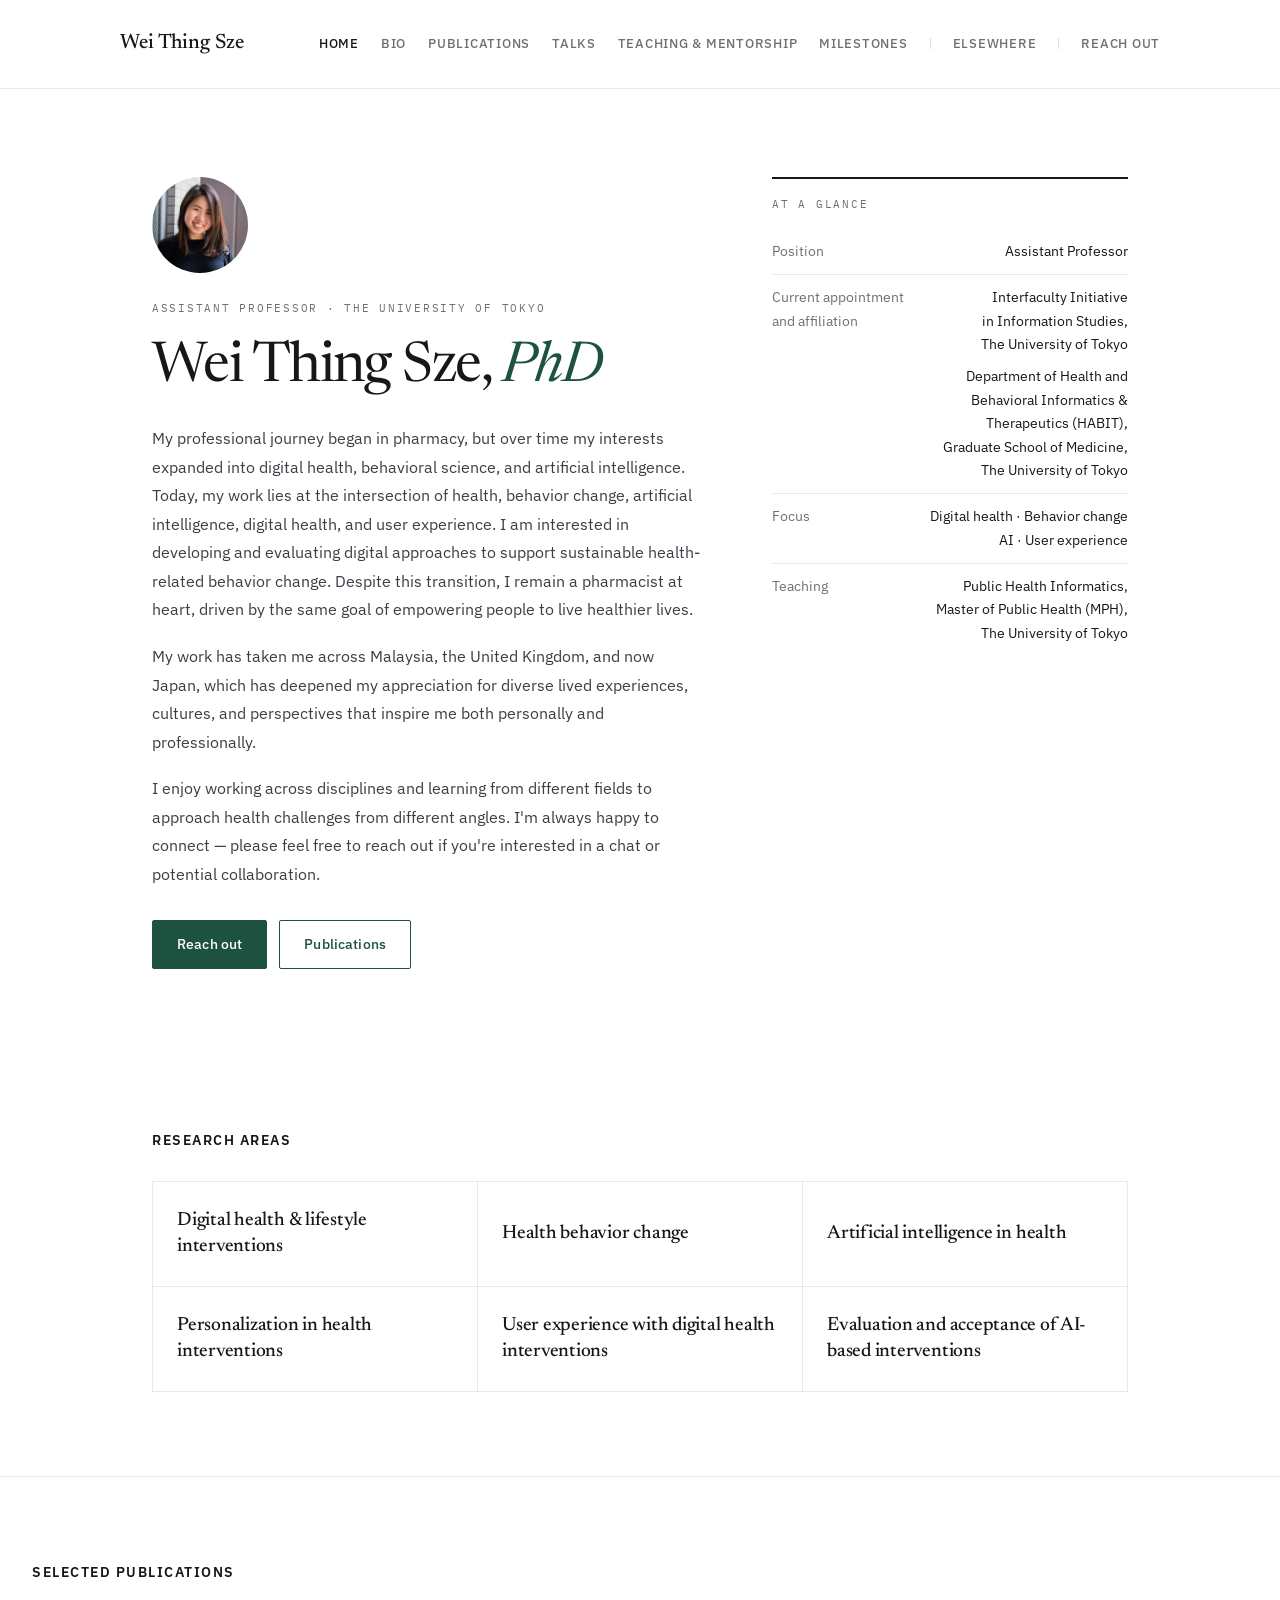
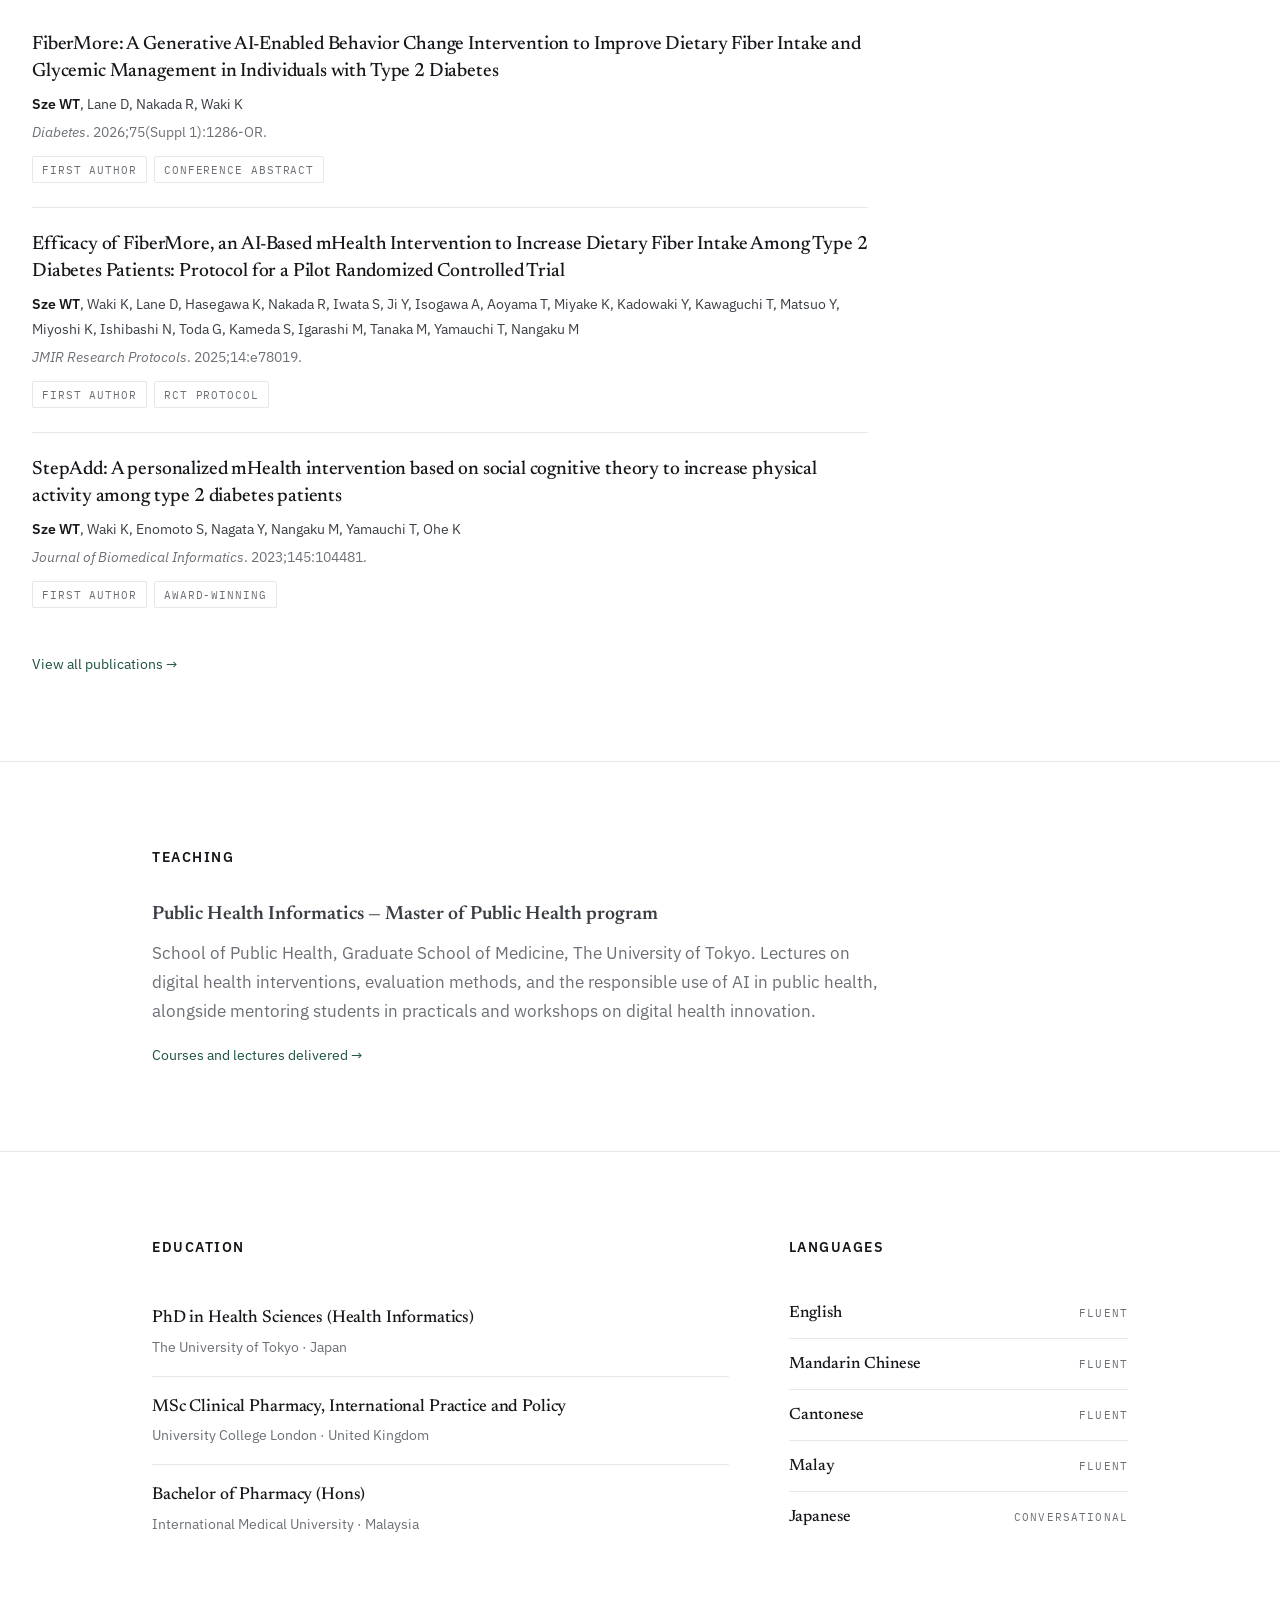
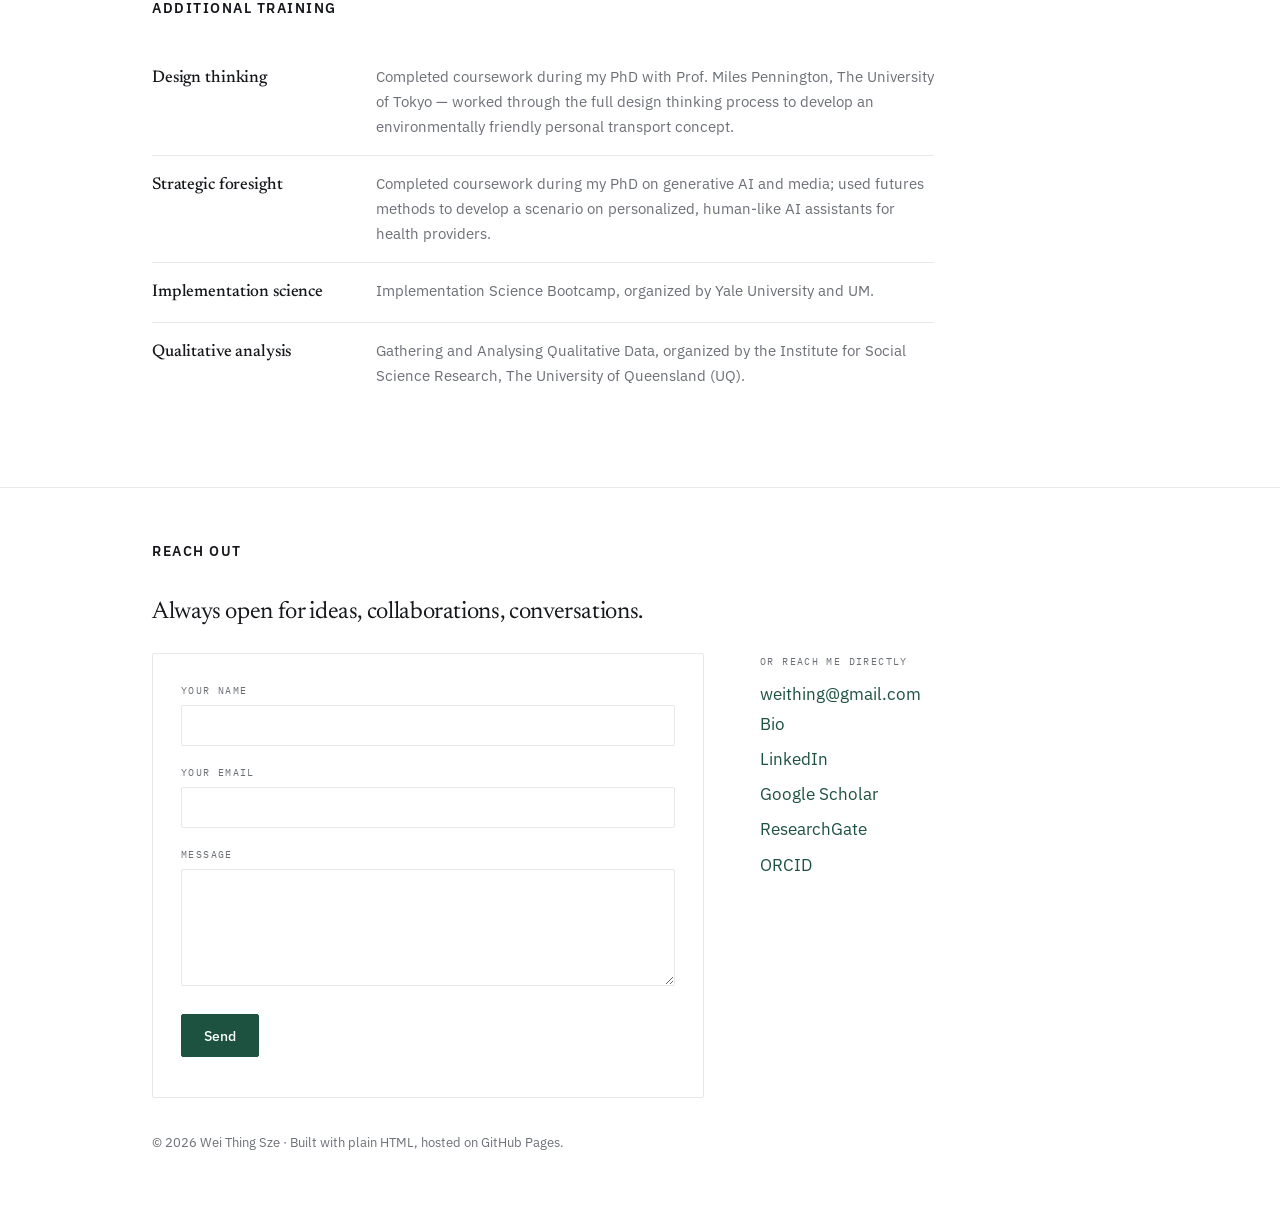
<file: index.html>
<!DOCTYPE html>
<html lang="en">
<head>
<meta charset="UTF-8">
<meta name="viewport" content="width=device-width, initial-scale=1.0">
<link rel="preconnect" href="https://fonts.googleapis.com">
<link rel="preconnect" href="https://fonts.gstatic.com" crossorigin>
<link href="https://fonts.googleapis.com/css2?family=Newsreader:ital,opsz,wght@0,6..72,400;0,6..72,500;0,6..72,600;1,6..72,400&family=IBM+Plex+Sans:wght@400;500;600&family=IBM+Plex+Mono:wght@400;500&display=swap" rel="stylesheet">
<link rel="stylesheet" href="style.css">
<title>Wei Thing Sze, PhD — Digital Health &amp; Lifestyle Intervention Research</title>
<meta name="description" content="Wei Thing Sze is an Assistant Professor at The University of Tokyo, in the Interfaculty Initiative in Information Studies and the Graduate School of Medicine, researching digital health and lifestyle interventions and behavior change.">
<style>
  .hero { display: grid; grid-template-columns: 1.55fr 1fr; gap: 68px;
          padding-top: 88px; padding-bottom: 76px; align-items: start; }
  .portrait { width: 96px; height: 96px; border-radius: 50%; object-fit: cover;
              display: block; margin-bottom: 26px; }
  .eyebrow { font-family: 'IBM Plex Mono', monospace; font-size: .68rem;
             letter-spacing: .16em; text-transform: uppercase; color: var(--muted);
             margin-bottom: 20px; }
  .hero h1 { font-size: clamp(2.3rem, 5.2vw, 3.5rem); margin-bottom: 24px;
             letter-spacing: -.028em; font-weight: 400; }
  .hero p.lede { color: var(--body); font-size: 1.02rem; line-height: 1.75;
                 max-width: 34em; margin-bottom: 18px; }
  .hero p.lede:last-of-type { margin-bottom: 32px; }

  /* At a glance — quiet, tabular, hairline-ruled */
  .facts { border-top: 2px solid var(--ink); padding-top: 16px; }
  .facts h2 { font-family: 'IBM Plex Mono', monospace; font-weight: 400;
              font-size: .66rem; letter-spacing: .17em; text-transform: uppercase;
              color: var(--muted); margin-bottom: 16px; }
  .facts .frow { display: flex; justify-content: space-between; gap: 18px;
                 padding: 11px 0; border-bottom: 1px solid var(--hairline);
                 font-size: .85rem; }
  .facts .frow:last-of-type { border-bottom: none; }
  .facts dt { color: var(--muted); font-weight: 400; white-space: nowrap; }
  .facts dd { color: var(--ink); text-align: right; }

  /* Contact */
  .contact-grid { display: grid; grid-template-columns: 1.5fr 1fr; gap: 56px;
                  margin-top: 10px; align-items: start; }
  .msg-box label { display: block; font-family: 'IBM Plex Mono', monospace;
                   font-size: .62rem; letter-spacing: .14em; text-transform: uppercase;
                   color: var(--muted); margin-bottom: 6px; }
  .msg-box input, .msg-box textarea {
    width: 100%; font-family: 'IBM Plex Sans', sans-serif; font-size: .93rem;
    color: var(--ink); background: var(--paper); border: 1px solid var(--hairline);
    border-radius: 2px; padding: 10px 12px; margin-bottom: 18px; resize: vertical; }
  .msg-box input:focus, .msg-box textarea:focus {
    outline: none; border-color: var(--accent); box-shadow: 0 0 0 2px rgba(29,81,64,.08); }
  .msg-box button {
    font-family: 'IBM Plex Sans', sans-serif; font-weight: 500; font-size: .9rem;
    color: #fff; background: var(--accent); border: 1px solid var(--accent);
    border-radius: 2px; padding: 11px 22px; cursor: pointer; transition: all .16s ease; }
  .msg-box button:hover { background: var(--ink); border-color: var(--ink); }
  .msg-note { font-size: .76rem; color: var(--muted); margin-top: 12px; }
  .direct-lbl { font-family: 'IBM Plex Mono', monospace; font-size: .62rem;
                letter-spacing: .14em; text-transform: uppercase; color: var(--muted);
                margin-bottom: 10px; }
  .contact-line { font-family: 'Newsreader', serif; font-size: 1.5rem; font-weight: 400;
                  color: var(--ink); letter-spacing: -.015em; margin-bottom: 20px; }

  @media (max-width: 860px) {
    .hero { grid-template-columns: 1fr; gap: 48px; padding-top: 56px; padding-bottom: 56px; }
    .contact-grid { grid-template-columns: 1fr; gap: 34px; }
  }
</style>

<!-- Social preview: how this page looks when shared on LinkedIn, X, Slack, WhatsApp.
     IMPORTANT: replace weithingsze below with your real GitHub username. -->
<meta property="og:type" content="profile">
<meta property="og:site_name" content="Wei Thing Sze, PhD">
<meta property="og:title" content="Wei Thing Sze, PhD — Digital Health &amp; Lifestyle Intervention Research">
<meta property="og:description" content="Wei Thing Sze is an Assistant Professor at The University of Tokyo, in the Interfaculty Initiative in Information Studies and the Graduate School of Medicine, researching digital health and lifestyle interventions and behavior change.">
<meta property="og:url" content="https://weithingsze.github.io/">
<meta property="og:image" content="https://weithingsze.github.io/preview.png">
<meta property="og:image:width" content="1200">
<meta property="og:image:height" content="630">
<meta property="og:image:alt" content="Wei Thing Sze, PhD — Assistant Professor, Interfaculty Initiative in Information Studies and Graduate School of Medicine, The University of Tokyo">
<meta name="twitter:card" content="summary_large_image">
<meta name="twitter:title" content="Wei Thing Sze, PhD — Digital Health &amp; Lifestyle Intervention Research">
<meta name="twitter:description" content="Wei Thing Sze is an Assistant Professor at The University of Tokyo, in the Interfaculty Initiative in Information Studies and the Graduate School of Medicine, researching digital health and lifestyle interventions and behavior change.">
<meta name="twitter:image" content="https://weithingsze.github.io/preview.png">
<link rel="canonical" href="https://weithingsze.github.io/">

<script type="application/ld+json">
{
  "@context": "https://schema.org",
  "@type": "Person",
  "name": "Wei Thing Sze",
  "givenName": "Wei Thing",
  "familyName": "Sze",
  "honorificSuffix": "PhD",
  "jobTitle": "Assistant Professor",
  "url": "https://weithingsze.github.io",
  "image": "https://weithingsze.github.io/headshot.jpg",
  "worksFor": {
    "@type": "CollegeOrUniversity",
    "name": "The University of Tokyo",
    "url": "https://www.u-tokyo.ac.jp/"
  },
  "affiliation": [
    { "@type": "Organization",
      "name": "Interfaculty Initiative in Information Studies, The University of Tokyo",
      "url": "https://www.iii.u-tokyo.ac.jp/" },
    { "@type": "Organization",
      "name": "Department of Health and Behavioral Informatics & Therapeutics (HABIT), Graduate School of Medicine, The University of Tokyo",
      "url": "https://waki-lab.jp/" }
  ],
  "alumniOf": [
    { "@type": "CollegeOrUniversity", "name": "The University of Tokyo" },
    { "@type": "CollegeOrUniversity", "name": "University College London" },
    { "@type": "CollegeOrUniversity", "name": "International Medical University, Malaysia" }
  ],
  "knowsAbout": [
    "Digital health", "Lifestyle interventions", "Health behavior change",
    "Artificial intelligence in health", "Personalization in health interventions",
    "User experience with digital health interventions",
    "Evaluation and acceptance of AI-based interventions",
    "Type 2 diabetes", "Clinical pharmacy", "Health informatics"
  ],
  "knowsLanguage": ["English", "Mandarin Chinese", "Cantonese", "Malay", "Japanese"],
  "sameAs": [
    "https://orcid.org/0000-0003-1054-6886",
    "https://scholar.google.com/citations?user=NYyczMIAAAAJ&hl=en",
    "https://www.researchgate.net/profile/Wei-Thing-Sze-3",
    "https://www.linkedin.com/in/weithingsze/"
  ],
  "identifier": {
    "@type": "PropertyValue",
    "propertyID": "ORCID",
    "value": "0000-0003-1054-6886"
  }
}
</script>
</head>
<body data-page="index.html">

<header>
  <div class="wrap header-inner">
    <a class="wordmark" href="index.html">Wei Thing Sze</a>
    <nav aria-label="Main">
      <a href="index.html">Home</a>
      <a href="bio.html">Bio</a>
      <a href="publications.html">Publications</a>
      <a href="talks.html">Talks</a>
      <a href="teaching.html">Teaching &amp; mentorship</a>
      <a href="awards.html">Milestones</a>
      <span class="nav-sep" aria-hidden="true"></span>
      <a href="cities.html">Elsewhere</a>
      <span class="nav-sep" aria-hidden="true"></span>
      <a href="index.html#contact">Reach out</a>
    </nav>
  </div>
</header>

<main id="top">
  <div class="wrap hero">
    <div>
      <img class="portrait" src="headshot.jpg" alt="Portrait of Wei Thing Sze" width="132" height="132">
      <p class="eyebrow">Assistant Professor &middot; The University of Tokyo</p>
      <h1>Wei Thing Sze, <em>PhD</em></h1>
      <p class="lede">My professional journey began in pharmacy, but over time my interests expanded
        into digital health, behavioral science, and artificial intelligence. Today, my work lies at
        the intersection of health, behavior change, artificial intelligence, digital health, and
        user experience. I am interested in developing and evaluating digital approaches to support
        sustainable health-related behavior change. Despite this transition, I remain a pharmacist at
        heart, driven by the same goal of empowering people to live healthier lives.</p>
      <p class="lede">My work has taken me across Malaysia, the United Kingdom, and now Japan, which
        has deepened my appreciation for diverse lived experiences, cultures, and perspectives that
        inspire me both personally and professionally.</p>
      <p class="lede">I enjoy working across disciplines and learning from different fields to
        approach health challenges from different angles. I'm always happy to connect — please feel
        free to reach out if you're interested in a chat or potential collaboration.</p>
      <div class="btn-row">
        <a class="btn primary" href="#contact">Reach out</a>
        <a class="btn ghost" href="publications.html">Publications</a>
      </div>
    </div>

    <aside class="facts" aria-label="Quick facts">
      <h2>At a glance</h2>
      <dl>
        <div class="frow"><dt>Position</dt><dd>Assistant Professor</dd></div>
        <div class="frow"><dt>Current appointment<br>and affiliation</dt><dd>Interfaculty Initiative<br>in Information Studies,<br>The University of Tokyo<br><span style="display:inline-block;margin-top:9px">Department of Health and<br>Behavioral Informatics &amp;<br>Therapeutics (HABIT),<br>Graduate School of Medicine,<br>The University of Tokyo</span></dd></div>
        <div class="frow"><dt>Focus</dt><dd>Digital health &middot; Behavior change<br>AI &middot; User experience</dd></div>
        <div class="frow"><dt>Teaching</dt><dd>Public Health Informatics,<br>Master of Public Health (MPH),<br>The University of Tokyo</dd></div>
      </dl>
    </aside>
  </div>

  <section id="research">
    <div class="wrap">
      <p class="section-title">Research areas</p>
      <div class="areas">
        <div class="card area"><h3>Digital health &amp; lifestyle interventions</h3></div>
        <div class="card area"><h3>Health behavior change</h3></div>
        <div class="card area"><h3>Artificial intelligence in health</h3></div>
        <div class="card area"><h3>Personalization in health interventions</h3></div>
        <div class="card area"><h3>User experience with digital health interventions</h3></div>
        <div class="card area"><h3>Evaluation and acceptance of AI-based interventions</h3></div>
      </div>
    </div>
  </section>

  <section id="publications">
    <div class="wrap narrow" style="margin:0 auto 0 0;max-width:900px">
      <p class="section-title">Selected publications</p>
      <div id="pub-recent"></div>
      <p style="margin-top:20px;font-size:.9rem"><a href="publications.html">View all publications &rarr;</a></p>
    </div>
  </section>

  <section id="teaching">
    <div class="wrap">
      <p class="section-title">Teaching</p>
      <p style="font-family:Newsreader,serif;font-weight:600;font-size:1.2rem">Public Health Informatics — Master of Public Health program</p>
      <p style="margin-top:8px;color:var(--muted);max-width:44em">School of Public Health, Graduate School of Medicine, The University of Tokyo. Lectures on digital health interventions, evaluation methods, and the responsible use of AI in public health, alongside mentoring students in practicals and workshops on digital health innovation.</p>
      <p style="margin-top:16px;font-size:.9rem"><a href="teaching.html">Courses and lectures delivered &rarr;</a></p>
    </div>
  </section>

  <section id="education">
    <div class="wrap two-col">
      <div>
        <p class="section-title">Education</p>
        <ul class="edu-list" id="edu-list"></ul>
      </div>
      <div>
        <p class="section-title">Languages</p>
        <ul class="lang-list" id="lang-list"></ul>
      </div>
    </div>
    <div class="wrap" style="margin-top:44px">
      <p class="section-title">Additional training</p>
      <ul class="svc-list" id="training-list"></ul>
    </div>
  </section>
</main>

<footer id="contact">
  <div class="wrap">
    <p class="section-title">Reach out</p>
    <p class="contact-line">Always open for ideas, collaborations, conversations.</p>

    <div class="contact-grid">
      <div class="card msg-box">
        <label for="f-name">Your name</label>
        <input id="f-name" type="text" autocomplete="name">

        <label for="f-email">Your email</label>
        <input id="f-email" type="email" autocomplete="email">

        <label for="f-msg">Message</label>
        <textarea id="f-msg" rows="5"></textarea>

        <button id="f-send" type="button">Send</button>
        <p class="msg-note" id="f-status"></p>
      </div>

      <div class="direct">
        <p class="direct-lbl">Or reach me directly</p>
        <p><a data-email href="#">loading…</a></p>
        <ul class="link-list">
          <li><a href="bio.html">Bio</a></li>
          <li><a data-link="linkedin" href="#">LinkedIn</a></li>
          <li><a data-link="scholar" href="#">Google Scholar</a></li>
          <li><a data-link="researchgate" href="#">ResearchGate</a></li>
          <li><a data-link="orcid" href="#">ORCID</a></li>
          <li><a data-link="github" href="#">GitHub</a></li>
        </ul>
      </div>
    </div>

    <p class="small">&copy; 2026 Wei Thing Sze &middot; Built with plain HTML, hosted on GitHub Pages.</p>
  </div>
</footer>

<script src="data.js"></script>
<script src="render.js"></script>
<script>
(function () {
  var btn = document.getElementById('f-send');
  var status = document.getElementById('f-status');
  var say = function (t, ok) {
    status.innerHTML = t;
    status.style.color = ok ? 'var(--accent)' : 'var(--muted)';
  };

  // Sending only works over http(s). Opened straight from disk, the browser
  // blocks the request, so say so plainly rather than showing a vague error.
  var isLocalFile = location.protocol === 'file:';

  btn.addEventListener('click', function () {
    var name = document.getElementById('f-name').value.trim();
    var email = document.getElementById('f-email').value.trim();
    var msg = document.getElementById('f-msg').value.trim();

    if (!msg) { document.getElementById('f-msg').focus(); return; }
    if (!email) { document.getElementById('f-email').focus(); say('Please add your email so I can reply.'); return; }

    if (isLocalFile) {
      say('Sending only works on the published site, not when the page is opened from a file.');
      return;
    }

    var to = (window.SITE && window.SITE.email) || '';
    btn.disabled = true;
    say('Sending…');

    fetch('https://formsubmit.co/ajax/' + to, {
      method: 'POST',
      headers: { 'Content-Type': 'application/json', Accept: 'application/json' },
      body: JSON.stringify({
        name: name || '(not given)',
        email: email,
        message: msg,
        _subject: 'Message from your website',
        _template: 'table',
        _captcha: 'false'
      })
    })
    .then(function (r) { return r.json().catch(function () { return {}; }); })
    .then(function (d) {
      btn.disabled = false;
      if (d && (d.success === 'true' || d.success === true)) {
        say('Thank you — your message has been sent.', true);
        document.getElementById('f-name').value = '';
        document.getElementById('f-email').value = '';
        document.getElementById('f-msg').value = '';
      } else {
        // Show whatever the service reported — usually "please activate"
        // on the very first submission.
        say((d && d.message ? d.message : 'Could not send.') +
            ' You can also email me directly at <a href="mailto:' + to + '">' + to + '</a>.');
      }
    })
    .catch(function () {
      btn.disabled = false;
      say('Could not reach the mail service. Please email me directly at ' +
          '<a href="mailto:' + to + '">' + to + '</a>.');
    });
  });
})();
</script>

</body>
</html>
</file>
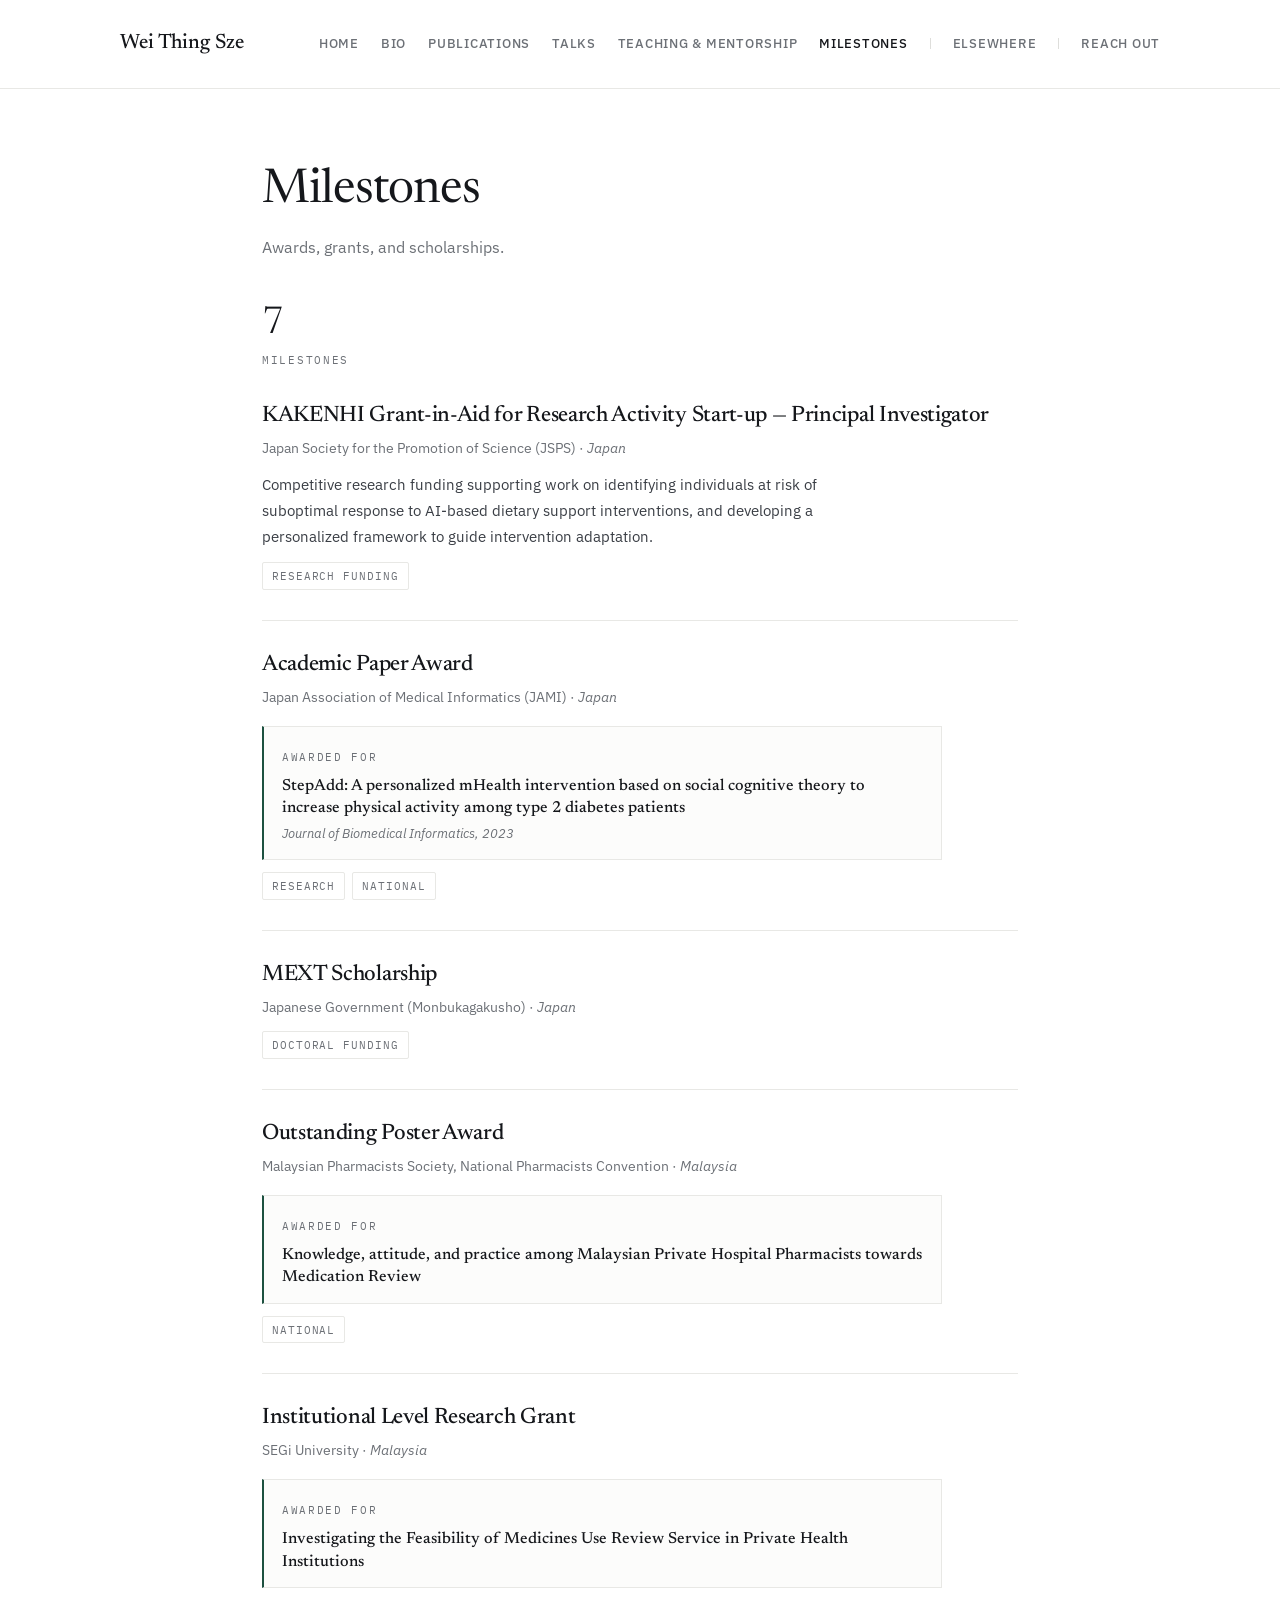
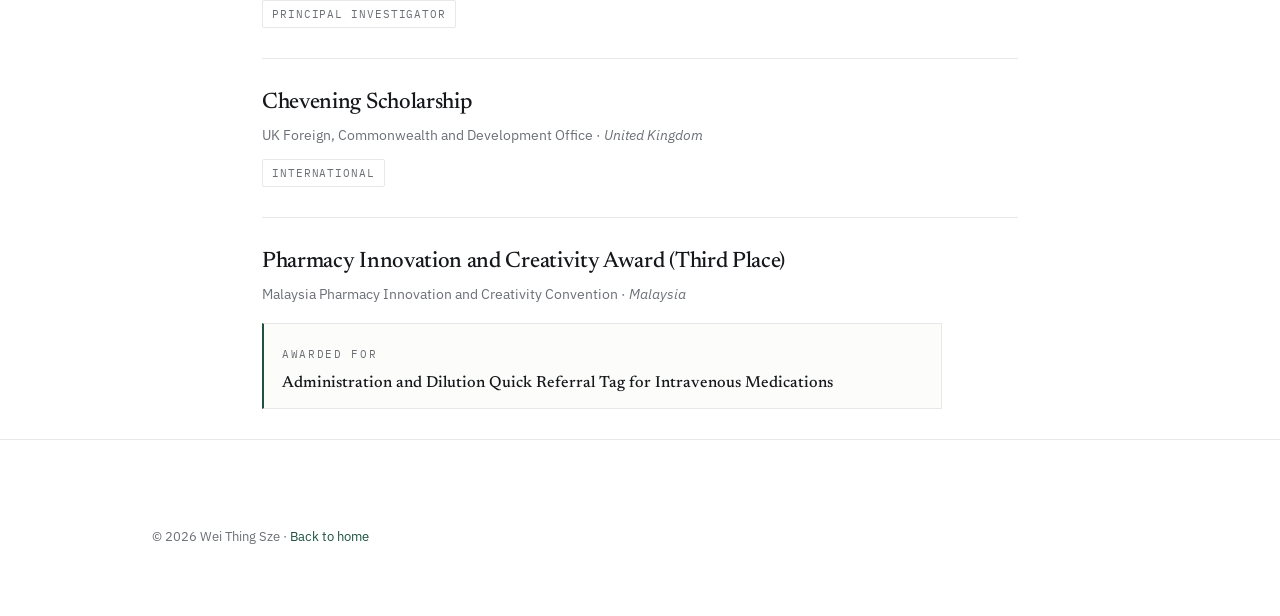
<file: awards.html>
<!DOCTYPE html>
<html lang="en">
<head>
<meta charset="UTF-8">
<meta name="viewport" content="width=device-width, initial-scale=1.0">
<link rel="preconnect" href="https://fonts.googleapis.com">
<link rel="preconnect" href="https://fonts.gstatic.com" crossorigin>
<link href="https://fonts.googleapis.com/css2?family=Newsreader:ital,opsz,wght@0,6..72,400;0,6..72,500;0,6..72,600;1,6..72,400&family=IBM+Plex+Sans:wght@400;500;600&family=IBM+Plex+Mono:wght@400;500&display=swap" rel="stylesheet">
<link rel="stylesheet" href="style.css">
<title>Milestones — Wei Thing Sze, PhD</title>
<meta name="description" content="Awards, grants, and scholarships received by Wei Thing Sze.">

<!-- Social preview: how this page looks when shared on LinkedIn, X, Slack, WhatsApp.
     IMPORTANT: replace weithingsze below with your real GitHub username. -->
<meta property="og:type" content="website">
<meta property="og:site_name" content="Wei Thing Sze, PhD">
<meta property="og:title" content="Milestones — Wei Thing Sze, PhD">
<meta property="og:description" content="Awards, grants, and scholarships received by Wei Thing Sze.">
<meta property="og:url" content="https://weithingsze.github.io/awards.html">
<meta property="og:image" content="https://weithingsze.github.io/preview.png">
<meta property="og:image:width" content="1200">
<meta property="og:image:height" content="630">
<meta property="og:image:alt" content="Wei Thing Sze, PhD — Assistant Professor, Interfaculty Initiative in Information Studies and Graduate School of Medicine, The University of Tokyo">
<meta name="twitter:card" content="summary_large_image">
<meta name="twitter:title" content="Milestones — Wei Thing Sze, PhD">
<meta name="twitter:description" content="Awards, grants, and scholarships received by Wei Thing Sze.">
<meta name="twitter:image" content="https://weithingsze.github.io/preview.png">
<link rel="canonical" href="https://weithingsze.github.io/awards.html">
</head>
<body data-page="awards.html">

<header>
  <div class="wrap header-inner">
    <a class="wordmark" href="index.html">Wei Thing Sze</a>
    <nav aria-label="Main">
      <a href="index.html">Home</a>
      <a href="bio.html">Bio</a>
      <a href="publications.html">Publications</a>
      <a href="talks.html">Talks</a>
      <a href="teaching.html">Teaching &amp; mentorship</a>
      <a href="awards.html">Milestones</a>
      <span class="nav-sep" aria-hidden="true"></span>
      <a href="cities.html">Elsewhere</a>
      <span class="nav-sep" aria-hidden="true"></span>
      <a href="index.html#contact">Reach out</a>
    </nav>
  </div>
</header>

<main class="wrap narrow">
  <div class="page-head">
    <h1>Milestones</h1>
    <p>Awards, grants, and scholarships.</p>
  </div>

  <div class="counters">
    <div class="counter"><div class="n" id="n-awards">0</div><div class="lbl">Milestones</div></div>
  </div>

  <div id="award-list" style="margin-top:24px"></div>
</main>

<footer>
  <div class="wrap">
    <p class="small">&copy; 2026 Wei Thing Sze &middot; <a href="index.html">Back to home</a></p>
  </div>
</footer>
<script src="data.js"></script>
<script src="render.js"></script>
</body>
</html>
</file>
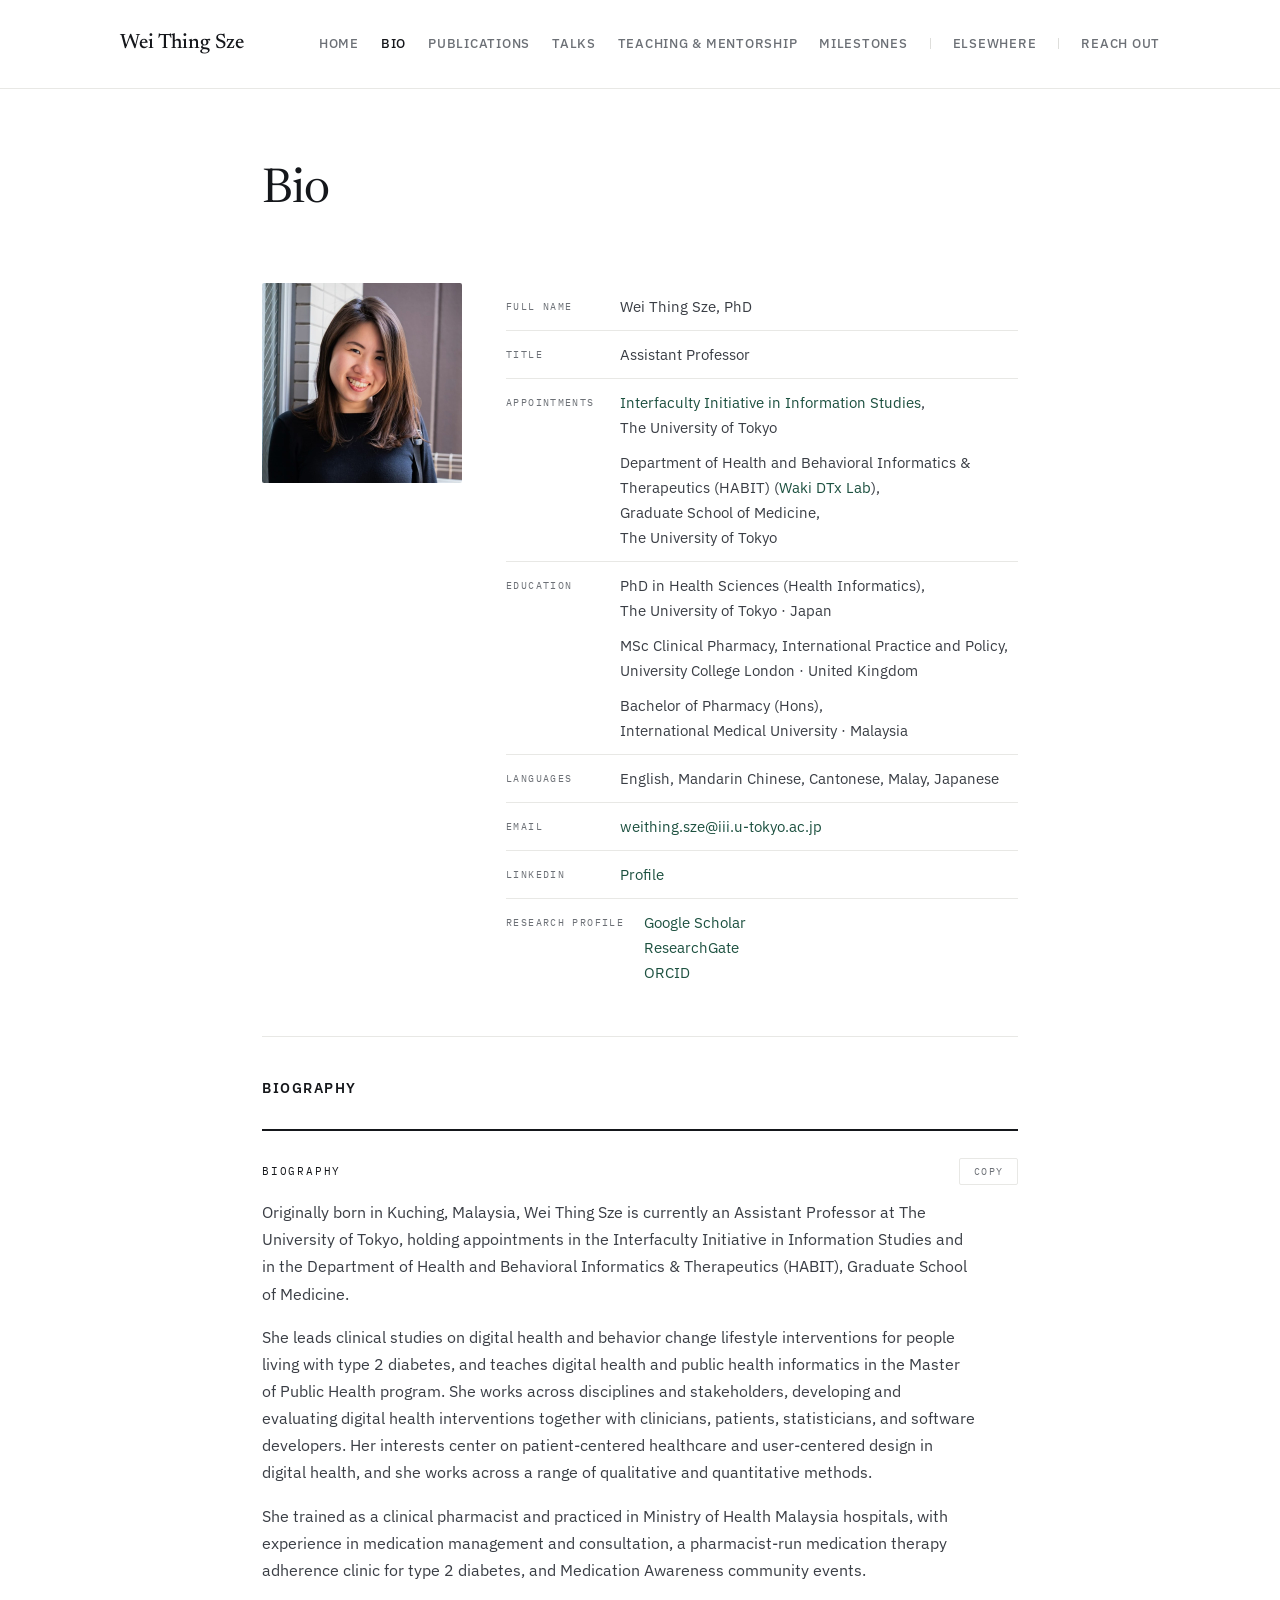
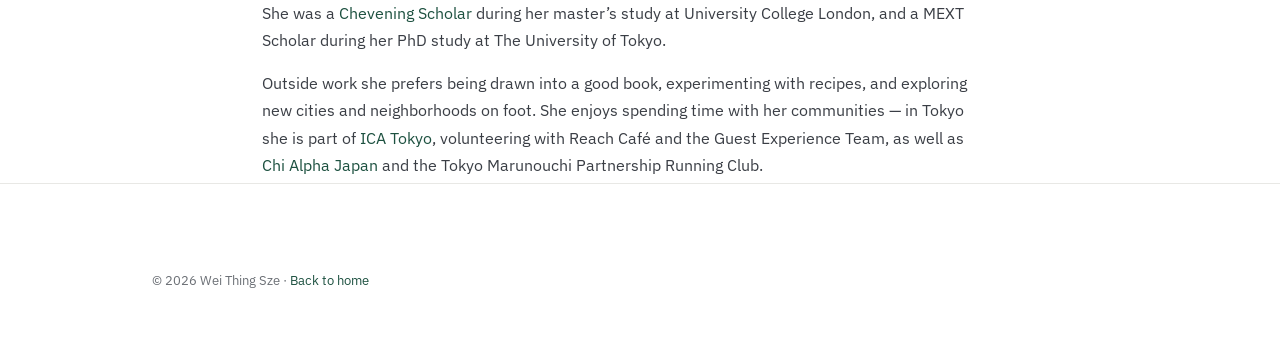
<file: bio.html>
<!DOCTYPE html>
<html lang="en">
<head>
<meta charset="UTF-8">
<meta name="viewport" content="width=device-width, initial-scale=1.0">
<link rel="preconnect" href="https://fonts.googleapis.com">
<link rel="preconnect" href="https://fonts.gstatic.com" crossorigin>
<link href="https://fonts.googleapis.com/css2?family=Newsreader:ital,opsz,wght@0,6..72,400;0,6..72,500;0,6..72,600;1,6..72,400&family=IBM+Plex+Sans:wght@400;500;600&family=IBM+Plex+Mono:wght@400;500&display=swap" rel="stylesheet">
<link rel="stylesheet" href="style.css">
<title>Bio — Wei Thing Sze, PhD</title>
<meta name="description" content="Speaker biography in three lengths, headshot, and affiliation details for conference organisers and event hosts.">
<style>
  .biobox { border-top: 1px solid var(--hairline); padding: 24px 0 4px; }
  .biobox:first-of-type { border-top: 2px solid var(--ink); }
  .biobox-head { display: flex; justify-content: space-between; align-items: baseline;
                 gap: 16px; margin-bottom: 14px; flex-wrap: wrap; }
  .biobox-label { font-family: 'IBM Plex Mono', monospace; font-size: .66rem;
                  letter-spacing: .17em; text-transform: uppercase; color: var(--ink); }
  .biobox-count { font-family: 'IBM Plex Mono', monospace; font-size: .64rem;
                  color: var(--muted); letter-spacing: .06em; }
  .biobox .text { max-width: 42em; }
  .biobox .text p { font-size: .97rem; line-height: 1.75; margin-bottom: 16px; }
  .biobox .text p:last-child { margin-bottom: 0; }
  .copy-btn { font-family: 'IBM Plex Mono', monospace; font-size: .62rem;
    letter-spacing: .12em; text-transform: uppercase; background: transparent;
    color: var(--muted); border: 1px solid var(--hairline); border-radius: 2px;
    padding: 6px 14px; cursor: pointer; transition: all .16s ease; }
  .copy-btn:hover { border-color: var(--accent); color: var(--accent); }
  .copy-btn.done { background: var(--accent); border-color: var(--accent); color: #fff; }

  .kit-grid { display: grid; grid-template-columns: 200px 1fr; gap: 44px;
              align-items: start; margin-top: 40px; }
  .shot img { width: 100%; border-radius: 2px; display: block; }
  .shot .noshot { width: 100%; aspect-ratio: 1; border: 1px dashed var(--rule);
    display: flex; align-items: center; justify-content: center; text-align: center;
    color: var(--muted); font-size: .8rem; padding: 18px; }
  .shot p { font-size: .74rem; color: var(--muted); margin-top: 10px;
            font-family: 'IBM Plex Mono', monospace; letter-spacing: .05em; }

  .facts-list { list-style: none; padding: 0; }
  .facts-list li { display: flex; gap: 20px; padding: 11px 0;
                   border-bottom: 1px solid var(--hairline); font-size: .91rem; }
  .facts-list li:last-child { border-bottom: none; }
  .facts-list .k { font-family: 'IBM Plex Mono', monospace; font-size: .62rem;
    letter-spacing: .14em; text-transform: uppercase; color: var(--muted);
    min-width: 9.5em; padding-top: 4px; }

  @media (max-width: 700px) { .kit-grid { grid-template-columns: 1fr; gap: 28px; } }
</style>

<!-- Social preview: how this page looks when shared on LinkedIn, X, Slack, WhatsApp.
     IMPORTANT: replace weithingsze below with your real GitHub username. -->
<meta property="og:type" content="website">
<meta property="og:site_name" content="Wei Thing Sze, PhD">
<meta property="og:title" content="Bio — Wei Thing Sze, PhD">
<meta property="og:description" content="Speaker biography in three lengths, headshot, and affiliation details for conference organisers and event hosts.">
<meta property="og:url" content="https://weithingsze.github.io/bio.html">
<meta property="og:image" content="https://weithingsze.github.io/preview.png">
<meta property="og:image:width" content="1200">
<meta property="og:image:height" content="630">
<meta property="og:image:alt" content="Wei Thing Sze, PhD — Assistant Professor, Interfaculty Initiative in Information Studies and Graduate School of Medicine, The University of Tokyo">
<meta name="twitter:card" content="summary_large_image">
<meta name="twitter:title" content="Bio — Wei Thing Sze, PhD">
<meta name="twitter:description" content="Speaker biography in three lengths, headshot, and affiliation details for conference organisers and event hosts.">
<meta name="twitter:image" content="https://weithingsze.github.io/preview.png">
<link rel="canonical" href="https://weithingsze.github.io/bio.html">
</head>
<body data-page="bio.html">

<header>
  <div class="wrap header-inner">
    <a class="wordmark" href="index.html">Wei Thing Sze</a>
    <nav aria-label="Main">
      <a href="index.html">Home</a>
      <a href="bio.html" aria-current="page">Bio</a>
      <a href="publications.html">Publications</a>
      <a href="talks.html">Talks</a>
      <a href="teaching.html">Teaching &amp; mentorship</a>
      <a href="awards.html">Milestones</a>
      <span class="nav-sep" aria-hidden="true"></span>
      <a href="cities.html">Elsewhere</a>
      <span class="nav-sep" aria-hidden="true"></span>
      <a href="index.html#contact">Reach out</a>
    </nav>
  </div>
</header>

<main class="wrap narrow">
  <div class="page-head">
    <h1>Bio</h1>
  </div>

  <div class="kit-grid">
    <div class="shot" id="shot"></div>
    <div>
      <ul class="facts-list" id="facts"></ul>
    </div>
  </div>

  <section style="border-top:1px solid var(--hairline);margin-top:40px;padding:40px 0 0">
    <p class="section-title">Biography</p>
    <div id="bios"></div>
  </section>
</main>

<footer>
  <div class="wrap">
    <p class="small">&copy; 2026 Wei Thing Sze &middot; <a href="index.html">Back to home</a></p>
  </div>
</footer>

<script src="data.js"></script>
<script src="render.js"></script>
<script>
document.addEventListener('DOMContentLoaded', function () {
  var S = window.SITE || {};
  var B = S.bio || {};
  var esc = function (t) { return String(t == null ? '' : t)
    .replace(/&/g,'&amp;').replace(/</g,'&lt;').replace(/>/g,'&gt;'); };

  /* headshot */
  var shot = document.getElementById('shot');
  shot.innerHTML = B.headshot
    ? '<img src="' + esc(B.headshot) + '" alt="Portrait of Wei Thing Sze" ' +
      'onerror="this.parentNode.innerHTML=\'<div class=&quot;noshot&quot;>Add your photo as ' +
      esc(B.headshot) + ' in the site folder</div>\'">' +
      ''
    : '<div class="noshot">No headshot set yet</div>';

  /* quick facts organisers always ask for */
  var facts = [
    ['Full name', 'Wei Thing Sze, PhD'],
    ['Title', 'Assistant Professor'],
    ['Appointments',
      '<a href="https://www.iii.u-tokyo.ac.jp/">Interfaculty Initiative in Information Studies</a>,<br>' +
      'The University of Tokyo' +
      '<span style="display:block;margin-top:10px">Department of Health and Behavioral Informatics ' +
      '&amp; Therapeutics (HABIT) ' +
      '(<a href="https://waki-lab.jp/">Waki DTx Lab</a>),<br>' +
      'Graduate School of Medicine,<br>The University of Tokyo</span>'],
    ['Education', (S.education || []).length
      ? S.education.map(function (e, i) {
          return '<span style="display:block' + (i ? ';margin-top:10px' : '') + '">' +
            esc(e.degree) + ',<br>' + esc(e.institution) +
            (e.place ? ' \u00b7 ' + esc(e.place) : '') + '</span>';
        }).join('') : null],
    ['Languages', (S.languages || []).length
      ? S.languages.map(function (l) { return esc(l.name); }).join(', ') : null],
    ['Email', S.emailWork
      ? '<a href="mailto:' + esc(S.emailWork) + '">' + esc(S.emailWork) + '</a>' : null],
    ['LinkedIn', S.linkedin ? '<a href="' + esc(S.linkedin) + '">Profile</a>' : null],
    ['Research profile',
      (S.scholar ? '<a href="' + esc(S.scholar) + '">Google Scholar</a>' : '') +
      (S.researchgate ? '<br><a href="' + esc(S.researchgate) + '">ResearchGate</a>' : '') +
      (S.orcid ? '<br><a href="' + esc(S.orcid) + '">ORCID</a>' : '')]
  ].filter(function (f) { return f[1]; });

  document.getElementById('facts').innerHTML = facts.map(function (f) {
    return '<li><span class="k">' + f[0] + '</span><span>' + f[1] + '</span></li>';
  }).join('');

  /* the three bios */
  var lengths = [['long', 'Biography', '']];

  document.getElementById('bios').innerHTML = lengths.filter(function (l) { return B[l[0]]; })
    .map(function (l, i) {
      var paras = [].concat(B[l[0]]);
      return '<div class="biobox">' +
        '<div class="biobox-head">' +
          '<div><span class="biobox-label">' + l[1] + '</span></div>' +
          '<button class="copy-btn" data-i="' + i + '">Copy</button>' +
        '</div>' +
        '<div class="text" id="biotext' + i + '">' +
          paras.map(function (p) { return '<p>' + p + '</p>'; }).join('') +
        '</div>' +
      '</div>';
    }).join('');

  document.querySelectorAll('.copy-btn').forEach(function (btn) {
    btn.addEventListener('click', function () {
      var box = document.getElementById('biotext' + btn.getAttribute('data-i'));
      var txt = Array.prototype.map.call(box.querySelectorAll('p'), function (p) {
        return p.textContent.trim();
      }).join('\n\n') || box.textContent;
      var done = function () {
        btn.textContent = 'Copied'; btn.classList.add('done');
        setTimeout(function () { btn.textContent = 'Copy'; btn.classList.remove('done'); }, 1800);
      };
      if (navigator.clipboard) { navigator.clipboard.writeText(txt).then(done).catch(done); }
      else { done(); }
    });
  });
});
</script>
</body>
</html>
</file>
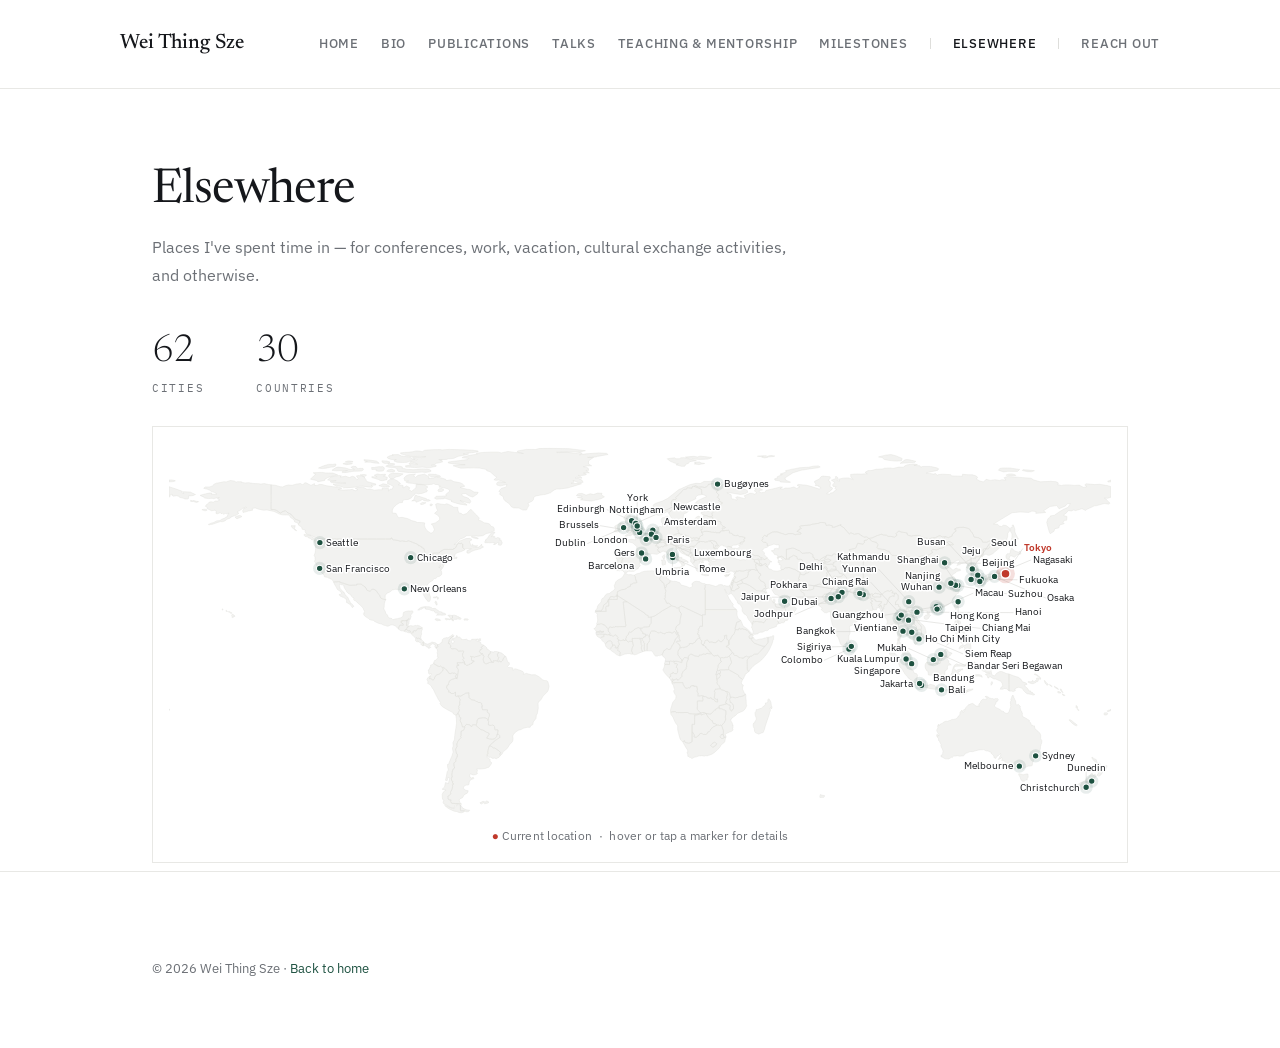
<file: cities.html>
<!DOCTYPE html>
<html lang="en">
<head>
<meta charset="UTF-8">
<meta name="viewport" content="width=device-width, initial-scale=1.0">
<link rel="preconnect" href="https://fonts.googleapis.com">
<link rel="preconnect" href="https://fonts.gstatic.com" crossorigin>
<link href="https://fonts.googleapis.com/css2?family=Newsreader:ital,opsz,wght@0,6..72,400;0,6..72,500;0,6..72,600;1,6..72,400&family=IBM+Plex+Sans:wght@400;500;600&family=IBM+Plex+Mono:wght@400;500&display=swap" rel="stylesheet">
<link rel="stylesheet" href="style.css">
<title>Elsewhere — Wei Thing Sze, PhD</title>
<meta name="description" content="Places Wei Thing Sze has spent time in — cities, regions and countries visited for conferences, work, and travel — shown on a world map.">
<style>
  .map-card { background: var(--paper); border: 1px solid var(--hairline);
              padding: 16px; margin: 28px 0 8px; position: relative;
              overflow-x: auto; -webkit-overflow-scrolling: touch; }
  svg.map { display: block; width: 100%; height: auto; min-width: 720px; }
  .land { fill: var(--land); stroke: var(--land-line); stroke-width: 0.45; }
  .city { fill: var(--accent); stroke: var(--paper); stroke-width: 1.1; cursor: pointer; }
  .city.current { fill: #C0392B; stroke-width: 1.6; }
  .halo.current { fill: #C0392B; opacity: 0.16; }
  .lbl.current-lbl { fill: #C0392B; font-weight: 600; }
  .city:hover, .city.active { fill: var(--highlight); }
  .halo { fill: var(--accent); opacity: 0.10; pointer-events: none; }
  .lbl, .lbl-halo {
    font-family: 'IBM Plex Sans', sans-serif; font-size: 10.5px; font-weight: 400;
    pointer-events: none;
  }
  .lbl-halo { fill: none; stroke: var(--paper); stroke-width: 3.2; stroke-linejoin: round; }
  .lbl { fill: var(--ink); stroke: none; }
  .lbl.hot { fill: var(--highlight); }
  .leader { stroke: var(--rule); stroke-width: 0.6; fill: none; }
  .tip { position: absolute; pointer-events: none; opacity: 0; background: var(--ink);
         color: #fff; font-size: .8rem; padding: 7px 11px; border-radius: 2px;
         white-space: nowrap; transform: translate(-50%, -140%);
         transition: opacity .12s ease; z-index: 5; }
  .tip.show { opacity: 1; }
  .tip .t-note { display: block; color: #B9C4BE; font-size: .73rem; }
  .map-hint { font-size: .74rem; color: var(--muted); text-align: center; margin-top: 10px;
              letter-spacing: .02em; }
  .region { margin-top: 48px; }
  .region h2 { font-family: 'IBM Plex Mono', monospace; font-size: .66rem;
               letter-spacing: .17em; text-transform: uppercase; color: var(--muted);
               padding-bottom: 9px; border-bottom: 1px solid var(--rule); margin-bottom: 4px; }
  .crow { display: flex; gap: 20px; align-items: baseline; padding: 13px 0;
          border-bottom: 1px solid var(--hairline); cursor: default; }
  .crow:last-child { border-bottom: none; }
  .crow:hover .name { color: var(--highlight); }
  .crow .name { font-family: 'Newsreader', serif; font-weight: 500; font-size: 1.05rem;
                color: var(--ink); min-width: 9em; transition: color .15s ease; }
  .crow .country { font-size: .72rem; color: var(--muted);
                   font-family: 'IBM Plex Mono', monospace; letter-spacing: .05em;
                   text-transform: uppercase; min-width: 8em; }
  .crow .note { font-size: .88rem; color: var(--muted); }
  @media (max-width: 640px) { .crow { flex-direction: column; gap: 3px; }
                              .crow .name, .crow .country { min-width: 0; } }
</style>

<!-- Social preview: how this page looks when shared on LinkedIn, X, Slack, WhatsApp.
     IMPORTANT: replace weithingsze below with your real GitHub username. -->
<meta property="og:type" content="website">
<meta property="og:site_name" content="Wei Thing Sze, PhD">
<meta property="og:title" content="Elsewhere — Wei Thing Sze, PhD">
<meta property="og:description" content="Places Wei Thing Sze has spent time in — cities, regions and countries visited for conferences, work, and travel — shown on a world map.">
<meta property="og:url" content="https://weithingsze.github.io/cities.html">
<meta property="og:image" content="https://weithingsze.github.io/preview.png">
<meta property="og:image:width" content="1200">
<meta property="og:image:height" content="630">
<meta property="og:image:alt" content="Wei Thing Sze, PhD — Assistant Professor, Interfaculty Initiative in Information Studies and Graduate School of Medicine, The University of Tokyo">
<meta name="twitter:card" content="summary_large_image">
<meta name="twitter:title" content="Elsewhere — Wei Thing Sze, PhD">
<meta name="twitter:description" content="Places Wei Thing Sze has spent time in — cities, regions and countries visited for conferences, work, and travel — shown on a world map.">
<meta name="twitter:image" content="https://weithingsze.github.io/preview.png">
<link rel="canonical" href="https://weithingsze.github.io/cities.html">
</head>
<body data-page="cities.html">

<header>
  <div class="wrap header-inner">
    <a class="wordmark" href="index.html">Wei Thing Sze</a>
    <nav aria-label="Main">
      <a href="index.html">Home</a>
      <a href="bio.html">Bio</a>
      <a href="publications.html">Publications</a>
      <a href="talks.html">Talks</a>
      <a href="teaching.html">Teaching &amp; mentorship</a>
      <a href="awards.html">Milestones</a>
      <span class="nav-sep" aria-hidden="true"></span>
      <a href="cities.html">Elsewhere</a>
      <span class="nav-sep" aria-hidden="true"></span>
      <a href="index.html#contact">Reach out</a>
    </nav>
  </div>
</header>

<main class="wrap">
  <div class="page-head">
    <h1>Elsewhere</h1>
    <p>Places I've spent time in — for conferences, work, vacation, cultural exchange activities, and otherwise.</p>
  </div>

  <div class="counters">
    <div class="counter"><div class="n" id="n-cities">0</div><div class="lbl">Cities</div></div>
    <div class="counter"><div class="n" id="n-countries">0</div><div class="lbl">Countries</div></div>
  </div>

  <div class="map-card">
    <div class="tip" id="tip" role="status" aria-live="polite"></div>
    <svg class="map" id="map" viewBox="0 12 1000 396" xmlns="http://www.w3.org/2000/svg" role="img" aria-labelledby="map-title">
      <title id="map-title">World map showing cities visited</title>
      <path class="land" id="land-path" d=""></path>
      <g id="leaders"></g>
      <g id="markers"></g>
      <g id="label-halos"></g>
      <g id="labels"></g>
    </svg>
    <p class="map-hint"><span style="color:#C0392B">&#9679;</span> Current location &nbsp;·&nbsp; hover or tap a marker for details</p>
  </div>
</main>

<footer>
  <div class="wrap">
    <p class="small">&copy; 2026 Wei Thing Sze &middot; <a href="index.html">Back to home</a></p>
  </div>
</footer>

<script id="world-data" type="application/json">M994.8,298.6L995.5,298.2L996.4,299L996,300.4L994.3,300.8L992.7,300.5L992.5,299.2L993.5,298.3ZM1000,296L998.2,296.7L996.5,297.3L996.1,296.2L997.5,295.7L998.4,295.5L1000,294.6L1000,294.6L1000,296ZM0,294.6L0,294.6L0,294.6L0.6,294.5L0.2,295.8L0,296L0,296L0,294.6Z M594.2,252.6L594.6,252.9L604.7,258.6L604.9,260.2L608.9,263L607.6,266.4L607.8,268L609.6,269L609.6,269.7L608.9,271.4L609,272.2L608.9,273.6L609.8,275.3L611,278.1L612,278.7L609.8,280.3L606.7,281.3L605.1,281.3L604.1,282.1L602.2,282.2L601.4,282.6L598.1,281.8L596,282L595.2,278.2L594.3,276.9L593.7,276.2L591,275.6L589.4,274.8L587.7,274.3L586.5,273.9L585.4,273.2L583.9,269.7L582.3,268.1L581.7,266.5L582,265.1L581.5,262.5L582.6,262.4L583.7,261.4L584.7,259.9L585.4,259.3L585.4,258.4L584.8,257.8L584.6,256.7L585.4,256.4L585.6,254.7L584.5,253.2L585.5,252.8L588.5,252.9Z M475.9,173.2L475.9,173.4L475.9,173.9L475.9,178.1L466.8,178L466.8,185.1L464.2,185.3L463.6,186.7L464.1,190.8L453.2,190.7L452.6,191.7L452.7,190.5L452.8,190.5L459,190.3L459.4,189.3L460.5,188L461.4,184.2L465.3,181.2L466.6,177.7L467.4,177.5L468.4,175.3L470.7,175L471.7,175.4L473,175.4L473.9,174.8L475.6,174.7L475.5,173.2Z M158.8,113.9L158.4,113.9L153,111.2L151,110L146,108.8L144.5,106.3L144.9,104.6L141.3,103.5L140.8,101.2L137.5,99.2L137.4,97.8L138.9,96.4L138.9,94.7L134.1,92.9L131.3,89.7L129.6,87.7L127,86.5L125.2,85.4L123.7,83.9L120.9,84.8L118.2,86.4L115.7,84.6L113.8,83.3L111.1,82.6L108.3,82.5L108.4,66.7L108.4,56.4L113.6,57L117.9,58.4L120.8,58.6L123.3,57.5L126.6,56.6L130.8,56.9L134.9,55.7L139.5,55L141.4,56.2L143.4,55.5L144.1,54.2L146,54.5L150.7,57L154.4,55.1L154.8,57.2L158.2,56.8L159.2,56L162.6,56.1L166.8,57.3L173.3,58.3L177.2,58.8L179.9,58.6L183.6,60L179.7,61.4L184.7,62L192.2,61.6L194.6,61.2L197.6,62.8L200.6,61.4L197.7,60.2L199.5,59.3L202.9,59.2L205.1,58.9L207.4,59.6L210.2,61.1L213.3,60.8L218.2,62.1L222.5,61.6L226.5,61.7L226.2,60L228.7,59.5L233,60.4L233,63.1L234.8,60.9L237,60.9L238.2,58.1L235.3,56.4L232,55.3L232.2,52.2L235.5,50.2L239.2,50.7L242,51.9L245.8,55L243.3,56.4L248.5,57L248.5,59.8L252.2,57.6L255.5,59.4L254.7,61.5L257.4,63.3L260.3,61.3L262.3,58.9L262.4,55.9L266.4,56.1L270.5,56.5L274.2,57.9L274.4,59.3L272.3,60.7L274.3,62.2L273.9,63.6L268.5,65.5L264.6,66L261.8,65.1L260.9,66.5L258.2,68.9L257.4,70.1L254.2,71.9L250.2,72.1L248,73.3L247.9,75.1L244.6,75.5L241.2,77.7L238.2,80.8L237.1,83L237,86.3L241.1,86.7L242.3,89.3L243.6,91.4L247.5,90.9L252.7,92.1L255.4,93.1L257.4,94.4L260.9,95.2L263.9,96.4L268.4,96.5L271.5,96.8L271,99.2L271.9,102L273.9,105.1L278,107.8L280.2,106.9L281.7,104L280.2,99.6L278.3,98.1L282.7,96.8L285.8,94.9L287.4,93L287.2,91.1L285.3,88.7L281.9,86.7L285.2,83.7L284,81.2L283,76.9L285,76.2L289.7,77L292.6,77.3L294.9,76.5L297.5,77.5L300.9,79.1L301.7,80.2L306.7,80.4L306.6,82.7L307.5,86.2L310.1,86.7L312.1,88.3L316.1,86.8L318.8,83.7L320.6,82.4L322.8,84.9L326.4,88.4L329.5,91.8L328.3,93.5L332,95.1L334.5,96.7L339,97.4L340.7,98.3L341.8,100.6L344,101L345.1,102L345.3,105.1L343.3,106.2L341.3,107.2L336.7,108.2L333.2,110.4L328.5,110.9L322.6,110.3L318.4,110.3L315.6,110.5L313.2,112.5L309.7,113.7L305.7,117.4L302.5,119.9L304.8,119.5L309.3,115.8L315.1,113.5L319.3,113.2L321.7,114.6L319.1,116.5L320,119.5L320.9,121.6L324.5,122.9L329.1,122.5L331.9,119.4L332.1,121.4L333.9,122.4L330.4,124.3L324.3,125.9L321.5,127L318.4,129L316.3,128.8L316.2,126.5L321,124.2L316.6,124.3L313.5,124.6L311.7,123L311.7,119.3L310.5,118.5L308.6,118.9L307.7,118.2L305.6,120.3L304.7,122.5L303.7,123.7L302.5,124.2L301.7,124.3L301.4,125L296.3,125L292,125L290.8,125.5L287.8,127.5L287.5,127.7L286.6,128.8L284.1,128.8L281.3,128.8L280.1,129.3L280.5,129.8L280.8,130.7L280.7,130.9L277.1,132.3L274.2,132.8L271,134.2L270.3,134.2L269.4,133.8L269.1,133.4L269.1,133.1L269.7,132.1L271,130.6L271.8,129L271.3,126.6L270.7,124L267.8,122.7L268.1,122.2L267.7,121.9L267,121.9L266.4,121.5L266.3,120.8L265.7,121.1L265,121L265.2,120.7L264.5,120.5L264.2,119.7L262.1,118.8L259.8,117.9L257.1,116.8L254.5,115.8L252,116.6L251.1,116.6L247.7,115.9L245.4,116.3L242.8,115.4L239.9,115L238,114.8L237.1,114.3L236.6,112.8L235.7,112.8L235.7,113.9L229.9,113.9L220.4,113.9L211,113.9L202.6,113.9L194.3,113.9L186.1,113.9L177.6,113.9L174.9,113.9L166.7,113.9ZM266.7,76.5L268.8,75.2L272.6,75.3L272.5,75.8L269.3,77.3L267.3,77.3ZM278.4,47.8L275.3,46.3L275.5,45.3L276.8,45.1L283.2,45.4L287.9,46.9L288.2,47.7L285.2,47.6L282.2,47.6L279.2,47.9ZM276.9,77.5L278,76.7L279.1,76.8L279.8,77.3L278.7,78.8L277.5,78.6L276.8,77.7ZM240,41.7L238.5,42.8L234.4,42.6L231.1,41.9L232.5,40.6L236.5,39.9L239,40.8ZM239.3,34.7L238.1,34.7L232.9,34.6L232.1,33.8L237.7,33.8L239.7,34.3ZM231.2,31.2L234.6,32.2L233.8,33.2L229.7,33.8L227.4,33.1L226.2,32.1L226,30.9L229.6,31ZM255.1,43.4L250.7,43L243.3,42.1L242.3,40.6L242,39.2L239.2,38L233.4,37.7L230.2,36.8L231.3,35.7L237,35.8L240.1,36.7L245.5,36.7L247.9,37.6L247.3,38.7L250.5,39.3L252.3,40L256,40.1L260.1,40.3L264.5,39.7L270.1,39.5L274.6,39.7L277.6,40.7L278.2,41.9L276.5,42.6L272.4,43.2L268.8,42.9L260.8,43.3ZM190.9,32.9L194.9,33.3L193.9,34.2L188.7,35L184.6,34.1L186.9,33.2ZM191.8,31.1L195.4,31.7L192,32.2L187.4,32.2L187.4,31.8L190.3,31ZM345.6,107.5L344.1,109.2L342.2,111.6L344,110.7L345.9,111.3L344.9,112.3L347.4,113L348.7,112.3L351.5,113.2L350.6,115.2L352.5,114.8L352.9,116.2L353.8,118L352.6,120.4L351.3,120.5L349.5,120L350.1,117.7L349.3,117.4L346.1,119.8L344.5,119.7L346.4,118.4L343.7,117.7L340.8,117.9L335.4,117.8L334.9,116.9L336.7,116L335.5,115.2L337.8,113.5L340.7,109.1L342.4,107.5L344.8,106.6L346.1,106.7ZM267,69.1L270,70.1L273.2,71L273.5,72.3L275.5,72.1L277.5,73L275,73.9L270.7,73.2L269.1,71.9L266.4,73.4L262.4,74.9L261.5,73.2L257.7,73.5L260.1,72.1L260.5,69.9L261.4,67.4L263.4,67.6L264,68.8L265.4,68.4ZM281.2,49L283.8,47.9L290,49.3L293.8,50.6L294.2,51.9L299.3,51.2L302.2,53L308.9,54.1L311.3,55.2L314,57.8L308.9,59.1L315.4,60.9L319.8,61.5L323.8,64.1L328.2,64.3L327.3,66.2L322.5,69.4L319,68.3L314.7,65.6L311.1,65.9L310.7,67.5L313.6,69.1L317.4,70.4L318.6,71.2L320.4,73.9L319.4,75.9L315.9,75.2L308.9,72.9L312.9,75.3L315.8,77L316.2,78L308.7,76.9L302.7,75.2L299.3,73.9L300.3,73.1L296.2,71.7L292.1,70.3L292.2,71.1L284.1,71.6L281.8,70.6L283.6,68.6L288.8,68.5L294.6,68.2L293.6,67.2L294.6,65.8L298.2,63.1L297.4,61.9L296.4,60.9L292.1,59.6L286.5,58.6L288.3,57.9L285.3,56.2L282.9,56L280.7,55.1L279.2,55.9L274.2,56.3L264,55.7L258.2,54.8L253.7,54.4L251.4,53.4L254.3,52.2L250.3,52.2L249.4,49.3L251.6,46.9L254.4,45.7L261.6,45L259.6,46.8L261.7,48.5L264.3,46.3L271.3,45.1L276.1,48L275.7,49.8ZM237.5,44.1L243.3,44.2L248.6,44.8L244.4,47.3L241.1,47.9L238.1,49.9L235,49.8L233.2,47.4L233.3,46L234.7,44.8ZM158.7,38.6L163.5,36.5L169.2,34.7L173.4,34.7L177.2,34.3L176.8,36.5L174.7,37.4L172.1,37.6L166.9,38.7L162.5,39.2ZM131.4,99.9L134,99.7L133.2,102.8L135.6,105.1L134.5,105L132.8,103.8L131.8,102.5L130.4,101.6L129.9,100.4L130.1,99.5ZM207,29.7L212.4,30.1L219.9,31.1L222.1,32.4L223.1,33.6L218.6,33.3L214,32.4L207.8,32.3L210.5,31.5L207.2,30.8ZM156.9,115.3L155.5,115.6L151,114.4L150.1,113.4L147.6,112.4L147.1,111.6L144.3,111.1L143.2,109.6L143.5,109L146.4,109.6L148.1,110L150.7,110.3L151.6,111.3L153,112.6L155.8,113.7ZM162.4,43.2L166.4,43.8L173.5,43.9L176.2,44.7L179.1,45.9L175.6,46.6L168.8,48.6L165.4,50.5L165.4,51.7L158.1,53.1L156.6,51.8L150.2,50.4L151.4,49.2L153.3,47.2L155.7,45.3L153,43.6ZM200.5,39.3L203,38.9L205.9,39L206.4,40.3L204.7,41.7L195.3,42.1L188.3,43.3L184,43.4L183.7,42.4L189.5,41.2L176.9,41.5L173,41L176.8,38.3L179.4,37.6L187.3,38.5L192.2,40.1L197,40.4L193.1,37.7L195.6,36.7L198.5,37L199.4,38.3ZM204.1,47L207.2,48.1L209,50.8L209.8,52.8L214.5,54.2L219.5,55.5L219.2,56.7L214.6,56.9L216.4,58L215.5,59L210.4,58.6L205.7,57.8L202.4,58L197.2,58.9L190.2,59.4L185.2,59.6L183.7,58.3L179.9,57.6L177.5,57.9L174.1,55.7L175.9,55.4L180.2,54.9L184.1,55L187.7,54.5L182.4,53.9L176.4,54.1L172.5,54.1L171,53L177.5,51.9L173.2,52L168.3,51.2L170.7,49.1L172.6,48L180,46.4L182.9,46.9L181.5,48.2L187.7,47.3L191.5,48.7L194.7,47.3L197.2,48.2L199.5,51L200.9,49.8L198.9,47L201.3,46.6ZM221,48L217.9,46.2L221.2,44.9L224.5,45.5L229.5,45.1L230.2,45.9L227.6,47.2L231.8,48.4L231.3,50.9L226.8,52L224.1,51.8L222.2,50.7L215.3,48.6L215.3,47.7ZM203.9,45.6L207.6,45.4L209.7,46.1L207.3,47.9L202.9,45.9ZM226.4,36.9L228.5,38.2L228.6,39.6L227.3,41.7L222.8,42L219.8,41.5L219.8,39.9L215.3,40.1L215.1,38L218.1,38L222.3,37.1L226.2,37.3ZM233.3,26.1L235.2,25.3L238.1,25.1L236.8,24.4L243.3,24.3L246.9,25.8L251.5,26.4L256.1,26.9L258.3,28.7L261.6,29.6L257.8,30.4L252.7,32.5L247.8,32.7L242,32.4L239,31.2L239.1,30.2L241.3,29.5L236.2,29.5L233.1,28.6L231.4,27.3ZM245.6,22.5L249.7,22L253,21.9L258.4,21.4L262.5,20.4L265.9,20.6L268.9,21.3L271.1,19.8L274.7,19.4L279.7,19.1L288.2,19L289.7,19.3L297.7,18.8L303.7,19L309.7,19.1L317.1,19.4L323.1,19.7L328.2,20.5L328.1,21.2L321.3,22.4L314.6,23L312.1,23.6L318.1,23.6L311.6,25.3L307,26.1L302.3,28.3L296.5,28.8L294.8,29.4L286.4,29.7L290.2,30L288.3,30.5L290.6,31.9L287.9,32.8L283.6,33.6L282.3,34.7L278.4,35.5L278.8,36.2L283.6,36L283.6,36.7L276.2,38.4L269,37.6L260.8,38.1L256.7,37.7L251.4,37.6L251.1,36.2L256.2,35.6L254.8,33.6L256.5,33.4L264,34.6L260.2,32.8L255.7,32.3L257.9,31.2L262.8,30.6L263.6,29.6L259.7,28.5L258.5,27.1L266.1,27.2L268.3,27.5L272.6,26.5L266.4,26.2L256.7,26.3L251.8,25.4L249.4,24.3L246.2,23.5ZM291.1,62.7L289.3,63.5L286.1,63.6L285.5,62.3L286.6,60.7L289.2,60.3L291.4,61.1L291.4,62.3ZM232.6,57L234.3,58L232.6,59L228.8,58.2L226.6,58.5L222.8,57.2L225.2,56.4L227.2,55.2L230.1,55.9L231.8,56.4ZM320.8,111.5L321.7,111.2L325.4,111.9L328.2,113.1L328.3,113.6L327,113.6L323.4,112.8ZM322.2,119.3L323.2,120.7L325.2,121.1L327.7,121L326.4,122.1L325.4,122.3L321.8,121.1L321.1,120.2Z M158.8,113.9L166.7,113.9L174.9,113.9L177.6,113.9L186.1,113.9L194.3,113.9L202.6,113.9L211,113.9L220.4,113.9L229.9,113.9L235.7,113.9L235.7,112.8L236.6,112.8L237.1,114.3L238,114.8L239.9,115L242.8,115.4L245.4,116.3L247.7,115.9L251.1,116.6L252,116.6L254.5,115.8L257.1,116.8L259.8,117.9L262.1,118.8L264.2,119.7L264.5,120.5L265.2,120.7L265,121L265.7,121.1L266.3,120.8L266.4,121.5L267,121.9L267.7,121.9L268.1,122.2L267.8,122.7L270.7,124L271.3,126.6L271.8,129L271,130.6L269.7,132.1L269.1,133.1L269.1,133.4L269.4,133.8L270.3,134.2L271,134.2L274.2,132.8L277.1,132.3L280.7,130.9L280.8,130.7L280.5,129.8L280.1,129.3L281.3,128.8L284.1,128.8L286.6,128.8L287.5,127.7L287.8,127.5L290.8,125.5L292,125L296.3,125L301.4,125L301.7,124.3L302.5,124.2L303.7,123.7L304.7,122.5L305.6,120.3L307.7,118.2L308.6,118.9L310.5,118.5L311.7,119.3L311.7,123L313.5,124.6L314,125.5L311,126.9L308.2,127.8L305.2,128.7L303.8,130.3L303.3,130.9L303.3,132.4L304.2,133.9L305.3,133.9L305,132.9L305.9,133.5L305.7,134.3L303.8,134.8L302.4,134.7L300.4,135.2L299.2,135.4L297.6,135.5L295.3,136.3L299.3,135.8L300.2,136.3L296.3,137.1L294.5,137.1L294.6,136.8L293.7,137.6L294.6,137.7L294,139.7L291.9,141.8L291.7,141.1L291.1,141L290.2,140.3L290.8,141.8L291.5,142.3L291.5,143.3L290.6,144.4L289.1,146.6L288.8,146.5L289.7,144.6L288.2,143.6L287.9,141.3L287.4,142.5L288,144.2L286.1,143.8L288.1,144.7L288.2,147.3L289,147.5L289.3,148.5L289.6,151.2L287.9,153.3L285,154.1L283.2,155.8L281.8,155.9L280.4,157L280,157.9L276.9,159.7L275.4,161L274.1,162.7L273.6,164.6L274.1,166.6L275.1,168.9L276.3,170.9L276.3,172.1L277.6,175.3L277.5,177.2L277.4,178.3L276.7,180L275.9,180.3L274.5,180L274.1,178.8L273,178.1L271.6,175.8L270.3,173.6L269.8,172.5L270.4,170.7L269.6,169.2L267.5,166.8L266.4,166.4L263.6,167.7L263.1,167.5L261.7,166.2L260,165.6L256.9,165.9L254.4,165.6L252.3,165.8L251.1,166.2L251.6,167L251.6,168.1L252.2,168.6L251.6,169L250.6,168.6L249.6,169.1L247.6,169L245.5,167.6L243.1,167.9L241,167.3L239.3,167.5L237,168.1L234.4,170.2L231.7,171.4L230.2,172.7L229.5,173.9L229.5,175.9L229.6,177.2L230.2,178.1L229.1,178.2L227.1,177.6L224.9,176.7L224.2,175.4L223.6,173.5L221.9,171.9L221,170.3L219.6,168.4L217.6,167.3L215.3,167.3L213.6,169.5L211.3,168.7L209.8,167.9L209.2,166.3L208.2,164.9L206.6,163.7L205.2,162.8L204.1,161.8L199.3,161.8L199.3,162.9L197.1,162.9L191.6,163L185.3,161L181.1,159.7L181.3,159.1L177.8,159.4L174.6,159.6L174.2,158.2L172.4,156.6L171.1,156.3L170.8,155.5L169.2,155.3L168.2,154.6L165.6,154.3L164.9,153.9L164.6,152.3L161.9,149.5L159.6,145.7L159.7,145L158.5,144.1L156.3,141.8L155.9,139.5L154.5,138L155.1,135.7L155,133.3L154.1,131.2L155.2,128.6L155.5,126.1L155.8,123.5L155.3,119.8L154.5,117.4L153.7,116.2L154,115.6L158,116.6L159.5,119.2L160.2,118.4L159.7,116.2ZM68.3,194.2L68.8,194.5L69.3,194.8L70,195.8L69.9,196L68.8,196.6L67.9,197L67.5,197.5L66.8,197.1L66.9,196.3L66.5,195.3L66.6,195L67.1,194.5L66.9,194L67.1,193.7L67.3,193.8ZM66.7,192.3L66.5,192.7L65.5,192.9L65,192.3L64.7,192L64.7,191.9L65,191.6L66,191.9ZM64.6,191.2L64.5,191.5L63,191.4L63.2,191.1ZM61,189.7L61.3,189.9L62.1,190.8L61.9,190.9L61.7,190.9L60.8,190.8L60.4,190.2L60.3,190.1ZM57.3,188.3L57.4,188.9L57,189.2L56.1,188.7L56.3,188.5L56.7,188.2ZM37.6,82.3L39.8,82.5L40.1,83.6L38.4,84L36.5,83.5L34.9,82.7ZM74.4,89L76.2,89.2L77.4,90L75,91.3L72.2,92.4L70.8,91.7L70.4,90.4L72.9,89.4ZM108.4,56.4L108.4,66.7L108.3,82.5L111.1,82.6L113.8,83.3L115.7,84.6L118.2,86.4L120.9,84.8L123.7,83.9L125.2,85.4L127,86.5L129.6,87.7L131.3,89.7L134.1,92.9L138.9,94.7L138.9,96.4L137.4,97.8L135.9,96.7L133.4,95.8L132.6,93.4L129.1,91.2L127.6,88.5L124.9,88.4L120.5,88.3L117.2,87.5L111.5,84.6L108.8,84.1L104,83.1L100.1,83.3L94.7,82.1L91.4,80.9L88.3,81.5L88.8,83.4L87.3,83.6L84.1,84.2L81.6,85.1L78.6,85.7L78.2,84L79.4,81.3L82.4,80.5L81.6,79.8L78.1,81.3L76.2,83.2L72.2,85.1L74.2,86.5L71.6,88.5L68.6,89.6L65.8,90.5L65.1,91.7L60.8,93.2L59.9,94.5L56.7,95.6L54.8,95.4L52.2,96.2L49.3,97.2L47,98.1L42.3,98.9L41.8,98.4L44.9,97.1L47.6,96.3L50.5,94.7L54,94.4L55.4,93.3L59.2,91.6L59.8,91.1L61.9,90.1L62.4,88L63.8,86.3L60.6,87.2L59.7,86.7L58.2,87.7L56.4,86.3L55.6,87.3L54.6,85.9L51.8,87L50.1,87L49.9,85.4L50.4,84.4L48.6,83.4L45,83.9L42.6,82.6L40.7,81.9L40.7,80.4L38.6,79.2L39.6,77.6L41.9,76L42.9,74.6L45.1,74.4L47,74.8L49.3,73.5L51.3,73.7L53.4,72.9L52.9,71.6L51.3,71.1L53.4,70L51.7,70.1L48.7,70.7L47.9,71.3L45.7,70.7L41.8,71L37.7,70.3L36.5,69.2L33,67.6L36.9,66.4L43.1,65.1L45.4,65.1L45,66.5L50.9,66.3L48.6,64.6L45.2,63.6L43.3,62.2L40.6,61L36.8,60.1L38.3,58.7L43.3,58.6L46.8,57.3L47.4,56L50.3,54.6L53,54.3L58.2,53.1L60.8,53.3L65.1,51.8L69.3,52.4L71.3,53.6L72.5,53.1L77.2,53.2L77,53.9L81.3,54.4L84.1,54.1L90,55L95.3,55.2L97.4,55.6L101.1,55.1L105.4,56ZM23,72.8L24.7,73.4L26.4,73.1L28.7,73.8L31.4,74.2L31.2,74.5L29.1,75.1L27,74.5L25.9,74L23.5,74.1L22.8,73.9Z M742.7,113.3L740.5,115.1L738.2,115.4L738.1,118.2L736.6,119.4L731.1,118.5L729.1,123.5L727.6,124.1L722.1,125.2L724.6,130.1L722.7,130.8L722.9,132.4L721.2,132L719.8,131L715.7,130.7L711.1,130.6L710.1,130.9L706.1,129.7L704.6,130.3L704.1,131.9L699.6,131L697.7,131.4L697.1,132.6L695.5,133.1L691.9,135L690.6,137L689.6,137L688.8,135.7L685.3,135.6L684.7,133.4L683.4,133.3L683.6,130.6L680.3,128.5L675.5,128.8L672.3,129.2L669.6,126.6L667.3,125.6L663,123.6L662.5,123.4L655.4,125L655.5,135.3L654,135.4L652.1,133.2L650.2,132.4L647.1,133L645.8,133.9L645.7,133.3L646.4,132.1L645.8,131.1L642.6,130.2L641.4,127.7L639.8,127L639.7,126.1L642.4,126.3L642.5,124.3L644.9,123.9L647.3,124.3L647.8,121.6L647.3,119.9L644.6,120L642.2,119.3L639,120.5L636.4,121.1L635,120.7L635.3,119.2L633.5,117.4L631.4,117.5L629.1,115.6L630.7,113.5L629.9,112.9L632.1,109.8L634.9,111.5L635.3,109.4L641,106.4L645.4,106.3L651.5,108.3L654.8,109.4L657.7,108.2L662.1,108.2L665.7,109.6L666.5,108.8L670.4,108.9L671.1,107.6L666.6,105.7L669.2,104.3L668.7,103.6L671.4,102.8L669.4,100.9L670.7,100L681,99L682.4,98.3L689.4,97.3L691.9,96.2L696.8,96.8L697.7,99.6L700.6,99L704.2,99.9L704,101.4L706.6,101.3L713.6,98.6L712.6,99.5L716.1,101.7L722.3,108.7L723.8,107.3L727.6,108.9L731.6,108.1L733.2,108.6L734.5,110.2L736.4,110.8L737.6,112L741.2,111.6Z M655.5,135.3L655.4,125L662.5,123.4L663,123.6L667.3,125.6L669.6,126.6L672.3,129.2L675.5,128.8L680.3,128.5L683.6,130.6L683.4,133.3L684.7,133.4L685.3,135.6L688.8,135.7L689.6,137L690.6,137L691.9,135L695.5,133.1L697.1,132.6L697.9,132.9L695.6,134.7L697.7,135.7L699.6,135L702.9,136.5L699.4,138.5L697.3,138.2L696.1,138.3L695.7,137.5L696.3,136.2L692.6,136.9L691.7,138.7L690.4,140.2L688.1,140.1L687.3,141.3L689.4,141.9L690,144L688.4,146.8L686.3,146.2L684.8,146.2L684.8,144.5L681.2,143.3L678.2,142L676.4,140.7L673.3,138.7L671.9,135.9L671,135.4L668,135.5L666.9,134.9L666.6,132.7L662.9,131.2L660.5,132.9L658.1,133.8L658.6,135.2Z M891.7,257.2L896.5,259.1L901.6,260.7L903.5,262.1L905.1,263.5L905.5,265.2L910.1,266.9L910.8,268.4L908.2,268.7L908.9,270.5L911.3,272.3L913.1,275.3L914.7,275.2L914.6,276.4L916.8,276.9L915.9,277.4L918.9,278.6L918.6,279.4L916.7,279.6L916.1,278.9L913.7,278.6L910.9,278.1L908.7,276.4L907.1,274.8L905.7,272.4L902.1,271.2L899.7,272L898,272.9L898.4,275L896.2,275.9L894.6,275.4L891.8,275.3L891.7,266.3ZM924,260.2L925.1,261.1L925.4,262.5L924.5,263.2L924,261.6L923.3,260.5L922.1,259.6L920.5,258.4L918.5,257.6L919.3,256.9L920.8,257.7L921.7,258.3L922.9,259ZM920.3,266.2L918.8,266.9L917.3,267.5L915.9,267.5L913.6,266.7L912,266L912.2,265.1L914.7,265.5L916.2,265.3L916.7,264L917.1,263.9L917.3,265.4L918.9,265.2L919.7,264.2L921.2,263.2L920.9,261.6L922.6,261.5L923.2,262L923.1,263.5L922.2,265.2L920.7,265.4ZM929.9,264.8L930.7,265.5L932.1,267.2L933.4,268.2L933,268.9L932.2,269.2L931,268.2L929.8,266.4L929.2,264.3L929.6,264Z M891.7,257.2L891.7,266.3L891.8,275.3L889.3,273L886.5,272.5L885.8,273.3L882.3,273.4L883.4,271.1L885.2,270.3L884.5,267.3L883.1,265L877.7,262.6L875.5,262.4L871.3,259.8L870.5,261.2L869.4,261.4L868.8,260.4L868.8,259.2L866.6,257.8L869.6,256.8L871.6,256.9L871.4,256.2L867.3,256.1L866.2,254.5L863.7,254L862.6,252.6L866.3,251.9L867.7,251L872.2,252.2L872.6,253.2L873.4,257.7L876.3,259.4L878.6,256.4L881.8,254.7L884.2,254.7L886.6,255.7L888.7,256.7ZM847.1,274.7L847.4,275.3L847.5,276.1L845.7,278.2L843.3,278.8L842.9,278.4L843.2,277.5L844.4,275.8ZM872.8,269.2L872.5,267.1L873,266.1L873.6,265.1L874.2,265.9L874.2,267.3ZM827.4,238.5L825.9,241L827.9,243.6L827.4,244.9L830.5,247.5L827.3,247.8L826.3,249.7L826.4,252.2L823.8,254.1L823.7,256.9L822.6,261.1L822.2,260.2L819.1,261.4L818,259.7L816,259.6L814.6,258.7L811.3,259.7L810.3,258.3L808.5,258.5L806.2,258.2L805.7,254.4L804.4,253.7L803,251.3L802.6,248.8L803,246.3L804.6,244.4L805.1,246.3L807,247.9L808.8,247.3L810.5,247.5L812.2,246.1L813.5,245.8L816.1,246.6L818.4,246L819.8,242.2L820.9,241.2L821.8,238L825,238ZM859.4,257.8L862.4,258.6L863.4,260.7L861.1,259.6L858.8,259.3L857.2,259.5L855.3,259.4L855.9,257.9ZM852.4,260.5L850.5,260L850,258.8L852.8,258.7L853.5,259.6ZM855.4,244L855.6,245.5L857.2,245.7L857.5,246.9L857.3,249.3L855.9,249L855.5,250.7L856.6,252.2L855.8,252.5L854.7,250.7L853.9,247.2L854.4,245ZM841.5,247.6L844.7,247.5L847.4,245.4L847.9,246.1L845.7,248.8L843.6,249.3L840.9,248.8L836.3,248.9L833.8,249.3L833.4,251.4L835.9,253.9L837.4,252.7L842.6,251.7L842.4,253L841.2,252.6L840,254.2L837.5,255.3L840.1,258.9L839.6,259.8L842.1,263L842.1,264.8L840.6,265.6L839.5,264.7L840.9,262.4L838.2,263.5L837.5,262.7L837.8,261.6L835.8,260L836,257.3L834.2,258.1L834.4,261.4L834.5,265.4L832.8,265.8L831.6,264.9L832.4,262.4L831.9,259.7L830.8,259.7L829.9,257.8L831.1,256L831.5,253.8L832.8,249.6L833.4,248.4L835.8,246.4L838,247.2ZM834.1,278.5L830.5,276.5L833.1,276L834.5,276.8L835.5,277.7L835.3,278.4ZM837.1,273.7L838.9,273.5L841.4,272.5L841,274L836.8,274.8L833.1,274.5L833.1,273.5L835.3,272.9ZM828.5,273.2L830.2,273L830.9,274.2L827.7,274.7L825.8,275.1L824.3,275.1L825.2,273.5L826.8,273.5L827.5,272.5ZM801.3,267.8L801.7,268.8L807.1,269.1L807.7,268L812.8,269.3L813.8,271.1L818,271.6L821.4,273.3L818.2,274.3L815.2,273.2L812.7,273.3L809.8,273.1L807.2,272.6L804,271.5L801.9,271.2L800.8,271.6L795.7,270.4L795.2,269.2L792.7,269L794.6,266.4L798,266.5L800.2,267.6ZM789.9,253L790.4,254.9L791.4,256.5L793.4,256.7L794.7,258.5L794,262L793.9,266.3L790.9,266.3L788.5,264L785,261.7L783.8,260L781.7,257.8L780.3,255.7L778.2,251.8L775.7,249.5L774.9,247.1L773.9,244.9L771.4,243.2L769.9,240.8L767.8,239.3L764.9,236.2L764.7,234.8L766.5,234.9L770.8,235.4L773.2,238.1L775.4,240L776.9,241.2L779.6,244.2L782.4,244.2L784.7,246.1L786.3,248.4L788.4,249.7L787.3,252L788.9,252.9Z M309.4,396.2L310.4,397.5L311.8,399.6L315.4,401.3L319.3,401.9L318.1,403.3L315.4,403.5L314,402.5L312.3,402.4L309.4,402.4ZM339.9,333.9L339.2,336.2L338.5,339L338.5,341.8L337.9,342.4L337.7,344.2L337.5,345.6L341,348L340.7,349.9L342.4,351.1L342.3,352.5L339.6,356.1L335.5,357.6L329.9,358.1L326.8,357.9L327.4,359.5L326.9,361.6L327.4,363L325.7,364L322.9,364.4L320.2,363.3L319.1,364.1L319.5,366.8L321.4,367.7L322.9,366.8L323.7,368.2L321.2,369.1L318.9,370.8L318.5,373.6L317.9,375.1L315.3,375.1L313.1,376.5L312.3,378.6L315,380.6L317.7,381.2L316.7,383.7L313.4,385.3L311.6,388.5L309.1,389.6L308,390.9L308.8,393.8L310.7,395.4L309.5,395.3L307,394.8L300.2,394.5L299.1,392.9L299.1,390.8L297.3,390.9L296.3,389.9L296.1,387L298.2,385.8L299.1,384L298.8,382.6L300.2,380.2L301.2,376.6L300.9,374.9L302.2,374.4L301.9,373.4L300.6,372.8L301.5,371.6L300.2,370.6L299.6,367.4L300.7,366.8L300.2,363.4L300.9,360.6L301.6,358.1L303.3,357.1L302.5,354.4L302.4,351.8L304.5,350L304.5,347.7L306.1,345L306.1,342.4L305.4,341.9L304.1,337.1L305.8,334.3L305.5,331.6L306.5,329.1L308.3,326.4L310.3,324.7L309.5,323.6L310,322.7L310,318.1L313,316.7L313.9,313.9L313.6,313.2L315.9,310.6L319.5,311.3L321.2,313.3L322.3,311.1L325.4,311.2L325.9,311.8L331,316.3L333.3,316.8L336.6,318.8L339.5,319.9L339.9,321.1L337.2,325.3L340,326.1L343.1,326.5L345.3,326.1L347.8,323.9L348.3,321.5L349.6,321L351,322.6L351,324.8L348.6,326.3L346.8,327.5L343.6,330.1Z M309.4,396.2L309.4,402.4L312.3,402.4L314,402.5L313.1,403.6L310.7,404.5L309.3,404.4L307.7,404.2L305.7,403.3L302.8,402.9L299.3,401.4L296.4,399.9L292.6,396.8L294.9,397.4L298.8,399.2L302.5,400.2L303.9,398.9L304.8,397L307.4,395.9ZM306.7,298.8L308.1,300.7L308.4,302.7L309.9,303.9L309,306.6L310.5,309.7L311.6,313.5L313.6,313.2L313.9,313.9L313,316.7L310,318.1L310,322.7L309.5,323.6L310.3,324.7L308.3,326.4L306.5,329.1L305.5,331.6L305.8,334.3L304.1,337.1L305.4,341.9L306.1,342.4L306.1,345L304.5,347.7L304.5,350L302.4,351.8L302.5,354.4L303.3,357.1L301.6,358.1L300.9,360.6L300.2,363.4L300.7,366.8L299.6,367.4L300.2,370.6L301.5,371.6L300.6,372.8L301.9,373.4L302.2,374.4L300.9,374.9L301.2,376.6L300.2,380.2L298.8,382.6L299.1,384L298.2,385.8L296.1,387L296.3,389.9L297.3,390.9L299.1,390.8L299.1,392.9L300.2,394.5L307,394.8L309.5,395.3L307.1,395.3L305.7,395.9L303.2,396.9L302.8,399.5L301.6,399.6L298.5,398.7L295.3,396.8L291.8,395.2L290.9,393.4L291.7,391.8L290.3,389.9L290,385.2L291.2,382.5L294.1,380.4L289.9,379.6L292.5,377.1L293.5,372.5L296.6,373.5L298,367.7L296.1,367L295.3,370.5L293.5,370.1L294.4,366.1L295.3,361L296.6,359.1L295.8,356.3L295.6,353.2L296.8,353.1L298.5,348.6L300.4,344.2L301.6,340.1L300.9,335.9L301.8,333.6L301.4,330.2L303,326.8L303.5,321.4L304.4,315.6L305.3,309.4L305.1,304.9L304.5,301L306,300.3Z M581.5,262.5L582,265.1L581.7,266.5L582.3,268.1L583.9,269.7L585.4,273.2L584.3,272.9L580.6,273.4L579.8,273.7L579,275.5L579.6,276.7L579.2,280L578.8,282.8L579.6,283.3L581.5,284.3L582.3,283.8L582.5,286.8L580.4,286.8L579.2,285.3L578.2,284.1L576.1,283.7L575.5,282.2L573.8,283.1L571.5,282.7L570.6,281.5L568.8,281.2L567.5,281.3L567.4,280.4L566.4,280.4L565.2,280.2L563.4,280.6L562.2,280.5L561.5,280.8L561.7,277.5L560.8,276.5L560.6,274.7L561,273.1L560.4,272L560.4,270.3L557,270.3L557.2,269.3L555.8,269.3L555.7,269.8L553.9,269.9L553.2,271.5L552.8,272.2L551.3,271.8L550.4,272.2L548.5,272.4L547.5,271L546.8,270.1L546,268.4L545.4,266.3L537.2,266.3L536.2,266.6L535.4,266.6L534.2,266.9L533.8,266.1L534.5,265.8L534.6,264.6L535.1,263.9L536.1,263.3L536.8,263.6L537.8,262.5L539.3,262.5L539.5,263.3L540.5,263.8L542.1,262.1L543.8,260.7L544.5,259.8L544.4,257.5L545.6,254.8L546.8,253.4L548.7,252.1L549,251.2L549.1,250.2L549.5,249.2L549.4,247.6L549.7,245.2L550.3,243.4L551.1,241.9L551.3,240.3L551.5,238.3L552.6,236.9L554.1,236L556.4,237L558.1,238L560.2,238.3L562.2,238.8L563.1,237.1L563.4,236.9L564.7,237.2L567.8,235.8L568.9,236.4L569.8,236.3L570.2,235.6L571.3,235.4L573.3,235.7L575.1,235.8L576,235.5L577.7,237.8L579,238.1L579.7,237.6L581,237.8L582.5,237.2L583.2,238.4L585.6,240.3L585.5,243.5L586.6,243.9L585.7,244.9L584.6,245.6L583.6,247.1L583,248.3L582.8,250.6L582.2,251.6L582.2,253.7L581.4,254.5L581.3,256.2L580.9,256.4L580.6,257.9L581.3,259.1Z M615.5,254.7L613.9,252.4L613.8,242.3L616.3,239.1L617,238.2L618.8,238.2L621.3,236.2L624.9,236.1L632.7,227.8L634.7,225.5L635.9,223.7L635.9,222.3L635.9,219.5L635.9,218.3L636,218.3L636.9,218.2L638.1,217.8L639.6,217.6L640.9,216.6L642,216.6L642,217.4L641.8,219L641.8,220.4L641.2,221.4L640.4,224.5L639.1,227.5L637.4,231.1L635,235.2L632.6,238.3L629.3,242.1L626.6,244.3L622.4,247.1L619.8,249.2L616.8,252.6L616.1,254Z M608.9,263L604.9,260.2L604.7,258.6L594.6,252.9L594.2,252.6L594.1,249.7L594.9,248.6L596.3,246.7L597.3,244.7L596.1,241.5L595.8,240.1L594.5,238.2L596.2,236.5L598,234.7L599.5,235.2L599.5,236.7L600.4,237.6L602.4,237.6L605.9,240L606.8,240L607.4,240L608,240.3L609.9,240.5L610.7,239.3L613.2,238.2L614.4,239.1L616.3,239.1L613.8,242.3L613.9,252.4L615.5,254.7L613.6,255.8L612.9,256.9L611.8,257.1L611.4,259.1L610.6,260.2L610,262.1Z M568.2,227.1L566.1,225.9L565.2,225.1L565,224.3L565.4,223.1L565.4,222L563.8,220.2L563.5,219L563.5,218.4L562.5,217.6L562.5,215.9L561.9,214.9L560.9,215L561.2,214L561.9,212.9L561.6,211.7L562.5,210.9L562,210.2L562.7,208.5L564,206.4L566.4,206.6L566.2,195.6L566.2,194.4L569.4,194.4L569.4,188.9L580.6,188.9L591.4,188.9L602.4,188.9L603.3,191.6L602.7,192.1L603.1,195L604.1,198.3L605.2,199L606.7,200L605.3,201.6L603.2,202L602.4,202.9L602.1,204.7L600.9,208.8L601.2,209.9L600.7,212.3L599.6,215.1L597.9,216.4L596.8,218.6L596.5,219.7L595.2,220.5L594.3,223.4L594.4,225.9L594.3,223.7L594,223.7L594,222.3L593.7,221.3L592.2,220.2L591.9,218.2L592.2,216.2L591,216L590.8,216.6L589.1,216.7L589.8,217.6L590,219.2L588.5,220.7L587.1,222.7L585.7,223L583.3,221.4L582.3,222L582,222.8L580.6,223.3L580.5,223.9L577.7,223.9L577.3,223.3L575.3,223.2L574.3,223.7L573.5,223.5L572.1,221.8L571.6,221.1L569.6,221.5L568.9,222.7L568.2,225.2L567.2,225.8L566.4,226.1Z M566.2,195.6L566.4,206.6L564,206.4L562.7,208.5L562,210.2L562.5,210.9L561.6,211.7L561.9,212.9L561.2,214L560.9,215L561.9,214.9L562.5,215.9L562.5,217.6L563.5,218.4L563.5,219L561.8,219.5L560.3,220.6L558.3,223.7L555.7,225L553,224.8L552.3,225L552.5,226L551.1,227L549.9,228.1L546.4,229.1L545.7,228.5L545.3,228.5L544.7,229.2L542.4,229.4L542.9,228.6L542,226.7L541.6,225.6L540.4,225.1L538.8,223.5L539.4,222.2L540.6,222.4L541.4,222.2L543,222.3L541.5,219.7L541.6,217.9L541.4,216.1L540.3,214.3L540.5,213L538.8,212.9L538.8,211.1L537.6,210.1L538.8,206.4L542.4,203.8L542.5,200.2L543.6,194.6L544.2,193.4L543,192.4L543,191.5L541.9,190.8L541.3,186.5L544.1,185L555.1,190.3Z M300.8,195.2L301,196.7L300.8,197.8L300.2,198.3L300.9,199.1L300.8,199.9L299,199.4L297.7,199.6L296,199.4L294.7,199.9L293.2,199L293.4,198.2L296,198.5L298.1,198.8L299.1,198.1L297.8,196.9L297.8,195.9L296.1,195.4L296.7,194.7L298.4,194.8Z M300.8,199.9L300.9,199.1L300.2,198.3L300.8,197.8L301,196.7L300.8,195.2L301.1,194.8L303.3,194.8L305,195.5L305.7,195.4L306.2,196.4L307.7,196.4L307.6,197.2L308.9,197.3L310.2,198.3L309.2,199.4L307.9,198.8L306.6,198.9L305.7,198.8L305.2,199.3L304.1,199.5L303.7,198.8L302.8,199.2L301.7,201.1L301,200.7Z M760.5,24.9L766.5,24.3L771.9,25.7L778.3,28.4L777.6,30.9L771.5,31.2L763.8,30.4L759.2,29.4L757.1,27.4L753.3,26.8ZM785.7,29.8L792.7,31.4L791.9,32.5L776.2,33.6L781.3,29.9L783.6,29.6ZM885.6,38.5L893,38.6L903,40.1L900.8,42.2L890.6,42.1L886,42.7L880.5,40.9L882,39ZM911.7,40.7L918.7,41.4L915.5,42.5L911,42.3L905.9,41.2L906.5,40.3ZM888.5,46.2L891.1,45.1L894.6,44.8L898.6,45.9L898.9,46.6L894.7,46.7L889,46.3ZM624.6,26.1L630,25.6L634.2,25.6L634.8,26.4L636.4,25.7L639,25.2L643.1,25.8L642,26.3L638.3,26.6L635.8,26.8L635.4,27.3L632.2,27.8L629.2,27.1L630.8,26.2ZM563.1,99.1L558,99.1L554.6,98.8L555.2,97.6L559.1,96.7L562,97.2L563.2,97.6L562.9,98.4ZM648.6,45.1L655.3,42.7L654.5,41.4L660.7,40L669.9,38.2L679.2,37.7L683.9,36.6L689.3,36.3L691.3,37.4L689.4,38.2L679.5,39.6L671.1,40.9L662.4,43.6L658.3,46.3L653.9,49L654.5,51.3L659.8,53.6L658.2,53.8L649.1,53.4L648.4,52.2L643.3,51.5L642.9,50L645.8,49.4L645.7,47.8L651.2,45.5ZM897,100.8L897.9,103.5L897.9,106.2L899,109L901.8,114L897.7,113L896,117.1L898.7,119.9L898.6,121.8L896.5,120.2L894.7,122.3L894.2,120L894.5,117.3L894.2,114.3L894.8,112.2L894.9,108.5L893.3,105.7L893.6,101.9L896.1,100.7L895,99.4L896.3,99ZM0,58.4L0,58.4L6.8,60.6L14.1,63.3L13.9,65L15.7,65.7L15.1,63.7L22.6,64.1L28.1,66.7L25.3,67.9L20.8,68.2L20.7,70.9L19.6,71.5L17,71.4L14.9,70.5L11.2,69.7L10.5,68.5L7.7,68L4.6,68.4L3.1,67.4L3.7,66.4L0.3,67L1.6,68.3L0,69.5L0,69.5L0,58.4ZM1000,69.5L1000,69.5L996.4,70.7L992.8,70.5L995.3,72L997,74.3L998.2,75L998.6,76.2L997.9,76.9L992.7,76.3L984.9,78.4L982.4,78.7L978.2,80.7L974.2,82.4L973.1,83.7L969.2,81.7L961.9,83.9L960.7,82.9L958,84.1L954.3,83.7L953.4,85.5L950,88.2L950.1,89.3L953.3,90L952.9,94L950.4,94.1L949.2,96.4L950.3,97.6L945.5,99L944.5,102.2L940.4,102.9L939.5,105.7L935.5,108.3L934.5,106.4L933.3,102.3L931.8,96.2L933.1,92.3L935.4,90.7L935.6,89.4L939.9,88.7L944.9,85.2L949.6,82.4L954.6,80.2L956.9,76.2L953.5,76.5L951.8,78.8L944.8,81.8L942.5,78.4L935.3,79.4L928.4,84L930.7,85.7L924.5,86.4L920.2,86.7L920.4,84.7L916.1,84.3L912.6,85.7L904.1,85.2L895,86L886,91.4L875.3,98L879.7,98.3L881.1,100.1L883.8,100.7L885.6,99.3L888.6,99.5L892.6,102.5L892.7,104.9L890.5,107.7L890.3,111L889.1,115.4L884.9,119.4L883.9,121.4L880.2,124.6L876.4,127.8L874.6,129.5L870.9,131.1L869.2,131.1L867.4,129.8L863.7,131.8L863.3,132.7L863.3,132.7L862.9,132.2L862.9,130.8L864.3,130.7L864.7,127.5L864,125.1L866.3,124.1L869.7,124.6L871.6,121.9L872.5,118.9L873.6,117.8L875.1,115.3L870.5,116.2L868.1,117.3L863.8,117.3L862.7,114.6L859.4,112.7L854.6,111.8L853.6,109.1L852.6,107.3L851.6,106.2L849.8,103.4L847.4,102.3L843.3,101.5L839.6,101.6L836.1,102.1L833.8,103.5L835.3,104.1L835.4,105.7L833.8,106.5L831.3,109.5L831.4,110.7L827.4,112.5L824.1,111.4L820.8,111.7L819.3,110.7L817.7,110.4L813.6,112.4L809.9,112.8L807.4,113.5L803.9,113.1L801.3,113.1L799.6,111.7L796.9,110.3L794.1,110L790.6,110.3L788,110.9L784,109.7L783.5,107.6L780.2,106.9L777.7,106.6L774.6,105.4L771.7,108.3L772.9,109.9L770.2,111.9L766.1,111.2L763.4,111.1L761.5,109.8L758.6,109.7L756.2,108.9L752,110.2L746.7,112.6L743.8,113.1L742.7,113.3L741.2,111.6L737.6,112L736.4,110.8L734.5,110.2L733.2,108.6L731.6,108.1L727.6,108.9L723.8,107.3L722.3,108.7L716.1,101.7L712.6,99.5L713.6,98.6L706.6,101.3L704,101.4L704.2,99.9L700.6,99L697.7,99.6L696.8,96.8L691.9,96.2L689.4,97.3L682.4,98.3L681,99L670.7,100L669.4,100.9L671.4,102.8L668.7,103.6L669.2,104.3L666.6,105.7L671.1,107.6L670.4,108.9L666.5,108.8L665.7,109.6L662.1,108.2L657.7,108.2L654.8,109.4L651.5,108.3L645.4,106.3L641,106.4L635.3,109.4L634.9,111.5L632.1,109.8L629.9,112.9L630.7,113.5L629.1,115.6L631.4,117.5L633.5,117.4L635.3,119.2L635,120.7L636.4,121.1L635.1,122.8L632.4,123.2L629.7,126.1L632.2,128.7L631.9,130.6L635,133.9L633.3,135L632.8,135.7L631.6,135.5L629.7,133.8L628.9,133.7L627.2,133.1L626.3,131.9L623.7,131.4L622,131.8L621.5,131.3L617.8,129.9L613.7,129.5L611.3,129L611,129.3L607.4,127L604.3,126L601.9,124.3L603.9,123.9L606.2,121.6L604.6,120.5L608.7,119.3L608.7,118.7L606.2,119.2L606.3,117.9L607.7,117.2L610.4,116.9L610.8,116L610.2,114.5L611.3,113L611.3,112.2L607.2,111.3L605.6,111.3L603.9,110L601.7,110.5L598.2,109.5L598.3,109L597.3,107.8L595.1,107.6L594.8,106.8L595.5,106.2L593.8,104.6L590.9,104.9L590,104.8L589.3,105.4L588.3,105.3L587.6,103.5L587,102.6L587.5,102.3L589.7,102.4L590.8,101.8L590,101.1L588.1,100.6L588.3,100.1L587.2,99.6L585.4,97.7L586,97L585.8,95.7L583,95L581.6,95.4L581.2,94.7L578.3,94L577.4,92.3L577.1,91L575.8,90.3L577,89.5L576.2,86.9L578.1,85.3L577.7,84.8L580.9,83.3L578,81.9L583.9,78.4L586.5,76.8L587.5,75.4L583.4,73.5L584.6,71.7L582.1,69.6L583.9,67.2L580.7,64L583.3,62L579,60.1L579.4,58.2L581.7,57.9L586.4,56.8L589.3,55.8L593.8,57.5L601.4,58.2L611.9,61.3L614.1,62.6L614.2,64.5L611.2,65.9L606.6,66.7L594.2,64.6L592.2,64.9L596.7,66.9L596.9,68.2L597.1,71.1L600.6,71.9L602.8,72.6L603.2,71.3L601.5,70.1L603.3,69L610,70.8L612.3,70.1L610.5,68.1L616.9,65.3L619.5,65.5L622.1,66.5L623.7,64.6L621.4,62.9L622.7,61.2L620.7,59.5L628.5,60.4L630.1,62L626.5,62.3L626.6,63.9L628.7,64.8L633,64.2L633.7,62.4L639.5,61.1L649.2,58.7L651.3,58.9L648.6,60.6L652,60.8L654,59.9L659.2,59.8L663.3,58.7L666.5,60.3L669.7,58.5L666.7,56.9L668.2,56L676.4,56.8L680.2,57.7L690.3,60.9L692.2,59.4L689.3,57.9L689.3,57.3L685.9,57.1L686.8,55.8L685.3,53.6L685.3,52.7L690.4,50.2L692.2,47.7L694.3,47.1L701.6,47.8L702.2,49.4L699.6,51.6L701.3,52.5L702.2,54.5L701.6,58.3L704.6,60L703.4,61.8L698,65.8L701.2,66.2L702.3,65.2L705.3,64.5L706.1,63.1L708.5,61.8L706.9,60.2L708.2,58.4L705.1,58.1L704.4,56.6L706.7,53.8L703.1,51.5L708,49.7L707.4,47.7L708.8,47.6L710.2,49.2L709.1,51.8L712.1,52.4L710.8,50.4L715.5,49.3L721.3,49.1L726.4,50.7L723.9,48.4L723.6,45.4L728.5,44.9L735.2,45L741.2,44.6L738.9,43.2L742.1,41.3L745.3,41.3L750.7,39.9L758.1,39.5L759,38.8L766.3,38.5L768.5,39.1L774.8,37.6L779.9,37.7L780.7,36.5L783.3,35.3L789.9,34.2L794.6,35.1L790.8,35.8L797.1,36.2L797.9,37.6L800.4,36.9L808.5,36.9L814.8,38.3L817,39.3L816.3,40.8L813.3,41.6L806,43.1L803.9,43.9L807.3,44.3L811.4,45L813.9,44.5L815.4,46.3L816.6,45.6L821,45.1L829.9,45.6L830.6,46.9L842.2,47.3L842.4,45.2L848.3,45.7L852.7,45.7L857.2,47.1L858.5,48.9L856.8,50.1L860.3,52.2L864.7,53.4L867.4,50.5L871.8,51.7L876.6,51L881.9,51.8L884,51L888.5,51.4L886.5,48.8L890.2,47.6L915.3,49.4L917.6,51.1L924.9,53.2L936.1,52.7L941.7,53.1L944,54.3L943.6,56.3L947.1,57.1L950.8,56.5L955.7,56.5L960.9,57L966.2,56.7L971,59.2L974.5,58.3L972.2,56.5L973.5,55.3L982.3,56.1L988.1,55.9L996.1,57.2L1000,58.4L1000,69.5ZM1000,53.2L996.9,53.4L996.5,52.5L1000,51.3L1000,53.2ZM0,51.3L0,51.3L0,51.3L0.4,51.2L2.7,51.2L6.7,52L6.5,52.4L3.6,53.1L0,53.2L0,53.2L0,51.3ZM592.9,122.3L593.6,121.6L595.6,122.2L596.5,122.3L596.8,122.9L597.3,123L597.3,123.2L598.6,123.9L601.5,123.7L600.9,124.7L597.9,125.2L594.1,126.8L592.6,126.2L593.2,124.9L590.1,124.1L590.6,123.6L593.3,122.6Z M280.6,175.6L281.9,175.4L283.8,175.4L283.8,176.2L280.8,176.6ZM283.9,174.9L286.1,176.1L285.6,178.1L285.1,177.8L285.2,176.3L283.9,175.2ZM282.8,180L283.6,180.1L284.6,182.4L284.6,184L283.9,184.1L283.2,182.5L282.2,181.7Z M330,394L333.3,392.4L335.7,393.1L337.4,391.9L339.6,393.2L338.8,394.2L335,395L333.8,394L331.4,395.3Z M542.1,28.7L543.1,27.7L547.2,27.6L550.7,28.6L559.8,30.7L552.9,31.8L551.3,33.8L548.9,34.3L547.6,36.6L544.2,36.8L538.2,35.1L540.7,34.1L536.6,33.3L531.2,30.9L529,28.7L536.6,27.7L538.1,28.7ZM586.4,56.8L581.7,57.9L579.4,58.2L580.6,56.2L577,55.1L572.7,56L571.4,58.1L568.7,59.3L565.7,58.6L562.1,58.8L559,57.3L557.3,58L555.6,58.2L555.2,60L550,59.5L549.2,61.1L546.6,61.1L544.7,63.1L542,66.1L537.7,70L538.7,71L537.7,72.1L534.9,72L533.1,74.6L533.3,78.3L535.1,79.7L534.2,83L531.9,84.9L530.6,86.5L528.8,84.8L523.3,88L519.6,88.7L515.7,87.3L514.7,84.3L513.9,77.9L516.4,76.1L523.8,73.7L529.2,70.9L534.3,67L541,61.6L545.7,59.5L553.3,56.1L559.4,54.8L564,55L568.2,52.7L573.2,52.8L578.2,52.3L586.9,54.3L583.3,55ZM576.1,27.6L572,29.1L564,29.4L555.8,29L555.3,28.2L551.3,28.2L548.2,26.9L556.8,26.1L560.9,26.8L563.7,26L570.7,26.6ZM568.7,33.7L562.5,34.9L557.6,34.2L559.5,33.5L557.8,32.6L563.6,32.1L564.7,33.1Z M370.1,20.5L379.4,18.8L389.2,18.9L392.7,17.9L402.5,17.7L424.7,18L442.1,20.2L437,21.3L426.3,21.4L411.4,21.7L412.8,22.2L422.6,21.9L431,22.8L436.4,22L438.7,23L435.6,24.6L442.7,23.5L456.2,22.5L464.5,23L466.1,24.2L454.8,26.2L453.2,26.8L444.3,27.3L450.7,27.4L447.5,29.4L445.3,31.2L445.4,34.3L448.7,36.2L444.3,36.3L439.8,37.1L444.9,38.6L445.6,41L442.6,41.2L446.2,43.6L440,43.8L443.2,45L442.3,45.9L438.4,46.4L434.5,46.4L438,48.3L438.1,49.5L432.6,48.3L431.1,49.1L434.9,49.8L438.5,51.5L439.6,53.7L434.6,54.2L432.5,53.2L429,51.6L430,53.5L426.8,54.9L434.1,55L437.9,55.2L430.5,57.6L422.9,59.8L414.8,60.8L411.7,60.8L408.9,61.8L405,64.8L399,66.7L397.1,66.8L393.4,67.5L389.4,68.2L387,69.9L387,71.8L385.6,73.7L381.1,75.9L382.2,78.1L380.9,80.3L379.5,83.1L375.6,83.2L371.5,81L365.9,80.9L363.2,79.4L361.4,76.7L356.6,73.3L355.2,71.4L354.8,69L350.9,66.4L351.9,64.3L350.1,63.4L352.8,60.1L357,59.1L358.1,57.9L358.7,55.8L355.5,56.7L354,57.2L351.5,57.5L348.1,56.6L347.9,54.8L349,53.3L351.6,53.2L357.3,54L352.5,52.2L350,51.3L347.2,51.6L344.9,51L348,48.4L346.3,47.3L344.1,45.4L340.8,42.5L337.2,41.4L337.3,40.2L329.8,38.6L323.9,38.4L316.5,38.5L309.7,38.7L306.5,37.8L301.7,36.1L309,35.2L314.5,35.1L302.7,34.3L296.4,33.2L296.8,32.1L307.3,30.8L317.5,29.5L318.5,28.5L311,27.5L313.5,26.3L323.1,24.4L327.1,24.1L326,22.9L332.6,22.1L341.1,21.7L349.6,21.7L352.7,22.5L360,21L366.7,22L370.6,22.3L376.3,23.2L369.7,21.7Z M691.5,385.1L693.3,385.9L695.9,386.3L696,386.8L695.2,388.1L691,388.3L690.9,386.8L691.3,385.6Z M847.1,274.7L847.5,274L849.8,273.4L851.8,273.3L852.7,273L853.7,273.3L852.7,274.1L849.8,275.3L847.5,276.1L847.4,275.3Z M545.4,329.4L546.7,328L547.8,328.8L548.3,330L549.5,330.2L551.3,330.7L552.8,330.5L555.3,329.1L555.3,318.8L556,319.2L557.7,321.9L557.4,323.5L558,324.5L560,324.2L561.4,323L562.7,322.2L563.4,320.8L564.8,320.2L565.9,320.5L567.3,321.3L569.5,321.4L571.3,320.8L571.6,319.9L572.1,318.6L573.6,318.4L574.4,317.3L575.3,315.5L577.8,313.4L581.8,311.4L582.9,311.4L584.2,311.9L585.2,311.5L586.6,311.8L588,315.7L588.7,317.7L588.2,320.8L588.4,321.8L587,321.3L586.2,321.5L586,322.3L585.2,323.3L585.2,324.3L586.9,325.8L588.5,325.5L589.1,324.3L591.2,324.3L590.5,326.3L590.2,328.6L589.5,329.9L587.6,331.3L587,331.7L585.8,333.1L585.1,334.5L583.5,336.5L580.3,339.4L578.4,341L576.3,342.3L573.4,343.4L572,343.5L571.6,344.3L569.9,343.9L568.5,344.4L565.5,343.9L563.9,344.2L562.7,344.1L559.8,345.2L557.5,345.6L555.8,346.7L554.5,346.7L553.3,345.7L552.4,345.7L551.2,344.4L551,344.8L550.7,344.1L550.7,342.4L549.8,340.6L550.7,340.1L550.6,338L548.8,335.4L547.4,333L547.4,333ZM580.5,330.4L579.3,329.6L578,330.1L576.5,331.2L575,333L577.1,335.1L578.1,334.8L578.6,334L580.1,333.5L580.6,332.6L581.5,331.3Z M580.5,330.4L581.5,331.3L580.6,332.6L580.1,333.5L578.6,334L578.1,334.8L577.1,335.1L575,333L576.5,331.2L578,330.1L579.3,329.6Z M174.6,159.6L177.8,159.4L181.3,159.1L181.1,159.7L185.3,161L191.6,163L197.1,162.9L199.3,162.9L199.3,161.8L204.1,161.8L205.2,162.8L206.6,163.7L208.2,164.9L209.2,166.3L209.8,167.9L211.3,168.7L213.6,169.5L215.3,167.3L217.6,167.3L219.6,168.4L221,170.3L221.9,171.9L223.6,173.5L224.2,175.4L224.9,176.7L227.1,177.6L229.1,178.2L230.2,178.1L229.1,180.6L228.6,182.6L228.4,186.3L228.1,187.7L228.6,189.2L229.5,190.5L230,192.7L231.9,194.7L232.5,196.3L233.6,197.7L236.6,198.4L237.7,199.6L240.1,198.8L242.3,198.5L244.3,198L246.1,197.6L247.9,196.4L248.5,194.8L248.7,192.5L249.2,191.7L251.1,190.9L254,190.3L256.5,190.4L258.2,190.2L258.9,190.7L258.8,192.1L257.3,193.7L256.6,195.4L257.1,195.9L256.7,197.1L256,199.3L255.3,198.6L254.7,198.6L254.2,198.6L253.2,200.3L252.7,200L252.4,200.1L252.4,200.5L249.8,200.5L247.2,200.5L247.2,202.1L246,202.1L247,203L248,203.6L248.3,204.2L248.8,204.4L248.7,205.4L245.1,205.4L243.8,207.6L244.2,208.2L243.9,208.8L243.8,209.6L240.7,206.6L239.2,205.7L237,205L235.4,205.2L233.2,206.2L231.8,206.5L229.8,205.8L227.7,205.3L225.1,204L223.1,203.6L219.9,202.3L217.6,201L216.9,200.2L215.3,200.1L212.5,199.2L211.3,197.9L208.4,196.3L207,194.6L206.3,193.2L207.2,193L206.9,192.2L207.6,191.5L207.6,190.5L206.7,189.2L206.4,188.1L205.5,186.7L203,184L200.2,181.8L198.9,180.1L196.5,178.9L196,178.3L196.4,176.5L195,175.9L193.4,174.5L192.7,172.6L191.2,172.4L189.6,170.9L188.3,169.6L188.1,168.7L186.6,166.6L185.7,164.5L185.7,163.4L183.7,162.3L182.8,162.4L181.2,161.7L180.7,162.8L181.2,164.1L181.5,166.2L182.4,167.4L184.5,169.3L184.9,169.9L185.4,170.1L185.7,171.1L186.2,171L186.8,172.8L187.6,173.5L188.2,174.5L190,175.9L190.9,178.5L191.7,179.7L192.5,181L192.6,182.5L194,182.6L195.1,183.9L196.1,185.1L196,185.6L194.9,186.6L194.4,186.6L193.6,184.9L191.8,183.3L189.8,182L188.4,181.3L188.5,179.2L188.1,177.7L186.7,176.9L184.8,175.6L184.5,176L183.8,175.3L182,174.6L180.4,173L180.6,172.8L181.8,172.9L182.8,171.9L182.9,170.7L180.7,168.7L179.1,167.9L178.1,166.2L177.1,164.3L175.8,162.1Z M339.9,333.9L341.7,333.6L344.5,335.8L345.6,335.7L348.4,337.5L350.6,339L352.2,340.9L351,342.2L351.7,343.8L350.5,345.5L347.4,347.1L345.4,346.5L343.8,346.8L341.3,345.6L339.4,345.7L337.7,344.2L337.9,342.4L338.5,341.8L338.5,339L339.2,336.2Z M351.7,343.8L351,342.2L352.2,340.9L350.6,339L348.4,337.5L345.6,335.7L344.5,335.8L341.7,333.6L339.9,333.9L343.6,330.1L346.8,327.5L348.6,326.3L351,324.8L351,322.6L349.6,321L348.3,321.5L348.8,319.9L349.2,318.3L349.2,316.7L348.2,316.2L347.1,316.7L346.1,316.5L345.8,315.5L345.5,312.9L345,312.1L343.1,311.3L342,311.9L339.1,311.4L339.2,307.6L338.4,306L339.3,305.5L339,303.9L339.8,302.7L340.3,300.5L339.6,298.8L338.1,298L337.8,296.9L338.2,295.3L332.9,295.2L331.8,291.9L332.6,291.9L332.6,290.7L332.1,289.9L331.9,288.3L330.3,287.4L328.6,287.5L327.4,286.7L325.5,286.1L324.5,285.1L321.3,284.6L318.3,282.1L318.6,280.3L318.2,279.2L318.5,277.1L314.9,277.6L313.4,278.6L311,279.8L310.4,280.6L308.9,280.7L306.9,280.4L305.3,280.9L304,280.6L304.2,276.4L301.9,278L299.5,277.9L298.4,276.4L296.6,276.3L297.2,275.1L295.6,273.4L294.5,270.9L295.2,270.4L295.2,269.2L296.9,268.4L296.6,266.9L297.3,265.9L297.5,264.7L300.7,262.8L303,262.2L303.3,261.8L305.9,261.9L307.1,254.3L307.2,253.1L306.7,251.5L305.5,250.5L305.5,248.5L307.1,248L307.6,248.3L307.7,247.3L306.1,247L306.1,245.2L311.5,245.3L312.4,244.3L313.2,245.2L313.7,246.9L314.2,246.5L315.8,248L317.9,247.8L318.5,247L320.5,246.3L321.7,245.9L322,244.7L324,243.9L323.8,243.3L321.5,243.1L321.1,241.3L321.2,239.5L320,238.7L320.5,238.5L322.5,238.8L324.7,239.5L325.5,238.9L327.5,238.4L330.6,237.4L331.7,236.3L331.3,235.6L332.7,235.4L333.4,236.1L333,237.3L334,237.7L334.6,239L333.8,240L333.4,242.3L334.1,243.8L334.3,245L336,246.3L337.4,246.5L337.7,245.9L338.6,245.8L339.8,245.3L340.7,244.6L342.3,244.8L342.9,244.7L344.5,244.9L344.7,244.4L344.2,243.8L344.5,243L345.6,243.3L347,243L348.5,243.6L349.8,244.1L350.6,243.4L351.2,243.5L351.6,244.3L352.9,244.1L354,243L354.9,241L356.5,238.5L357.5,238.3L358.1,239.9L359.7,244.7L361.2,245.2L361.3,247.1L359.2,249.4L360,250.2L364.9,250.7L365,253.4L367.2,251.6L370.6,252.6L375.3,254.3L376.6,255.9L376.2,257.5L379.4,256.6L384.8,258.1L388.9,258L393.1,260.3L396.6,263.4L398.7,264.2L401.1,264.3L402.1,265.2L403.1,268.7L403.5,270.4L402.4,275L401,276.8L397.1,280.7L395.3,283.8L393.3,286.2L392.6,286.3L391.8,288.3L392,293.5L391.2,297.8L390.9,299.6L390,300.7L389.6,304.4L386.7,308.1L386.3,310.9L384,312.1L383.4,313.8L380.3,313.8L376,314.9L374,316.1L370.9,316.9L367.6,319.1L365.3,321.9L364.9,324L365.3,325.5L364.8,328.3L364.2,329.7L362.3,331.2L359.2,336.1L356.7,338.3L354.8,339.6L353.6,342.2Z M306.9,280.4L308.9,280.7L310.4,280.6L311,279.8L313.4,278.6L314.9,277.6L318.5,277.1L318.2,279.2L318.6,280.3L318.3,282.1L321.3,284.6L324.5,285.1L325.5,286.1L327.4,286.7L328.6,287.5L330.3,287.4L331.9,288.3L332.1,289.9L332.6,290.7L332.6,291.9L331.8,291.9L332.9,295.2L338.2,295.3L337.8,296.9L338.1,298L339.6,298.8L340.3,300.5L339.8,302.7L339,303.9L339.3,305.5L338.4,306L338.4,305.2L335.8,303.8L333.2,303.7L328.4,304.5L327,307L327,308.5L325.9,311.8L325.4,311.2L322.3,311.1L321.2,313.3L319.5,311.3L315.9,310.6L313.6,313.2L311.6,313.5L310.5,309.7L309,306.6L309.9,303.9L308.4,302.7L308.1,300.7L306.7,298.8L308.4,295.8L307.3,293.5L307.9,292.6L307.4,291.5L308.5,290.1L308.5,287.8L308.7,285.8L309.3,284.9Z M305.9,261.9L303.3,261.8L303,262.2L300.7,262.8L297.5,264.7L297.3,265.9L296.6,266.9L296.9,268.4L295.2,269.2L295.2,270.4L294.5,270.9L295.6,273.4L297.2,275.1L296.6,276.3L298.4,276.4L299.5,277.9L301.9,278L304.2,276.4L304,280.6L305.3,280.9L306.9,280.4L309.3,284.9L308.7,285.8L308.5,287.8L308.5,290.1L307.4,291.5L307.9,292.6L307.3,293.5L308.4,295.8L306.7,298.8L306,300.3L304.5,301L301.7,299.4L301.5,298.2L296,295.4L291,292.4L288.9,290.7L287.7,288.4L288.2,287.6L285.8,284L283.1,278.8L280.5,273.3L279.3,272L278.4,270L276.3,268.2L274.3,267L275.2,265.8L273.9,263.2L274.7,261.2L276.9,259.5L277.3,260.6L276.5,261.3L276.6,262.3L277.7,262.1L278.8,262.4L280,263.8L281.6,262.6L282.1,260.8L283.8,258.3L287.1,257.2L290.2,254.3L291,252.5L290.6,250.4L291.4,250.2L293.2,251.5L294.1,252.8L295.4,253.5L297,256.4L299.1,256.8L300.6,256L301.6,256.5L303.3,256.3L305.4,257.6L303.6,260.4L304.5,260.5Z M314.2,246.5L313.7,246.9L313.2,245.2L312.4,244.3L311.5,245.3L306.1,245.2L306.1,247L307.7,247.3L307.6,248.3L307.1,248L305.5,248.5L305.5,250.5L306.7,251.5L307.2,253.1L307.1,254.3L305.9,261.9L304.5,260.5L303.6,260.4L305.4,257.6L303.3,256.3L301.6,256.5L300.6,256L299.1,256.8L297,256.4L295.4,253.5L294.1,252.8L293.2,251.5L291.4,250.2L290.6,250.4L289.4,249.8L288.1,248.8L287.3,249.3L284.9,248.9L284.3,247.7L283.7,247.8L281,246.2L280.6,245.3L281.6,245.1L281.5,243.7L282.1,242.7L283.5,242.5L284.7,240.8L285.8,239.3L284.7,238.6L285.3,237L284.6,234.5L285.2,233.8L284.8,231.4L283.7,229.9L284,228.6L284.9,228.8L285.4,228L284.8,226.3L285.1,225.9L286.6,226L288.7,224.1L289.8,223.8L289.8,222.9L290.3,220.5L291.9,219.2L293.7,219.2L293.9,218.6L296.1,218.8L298.3,217.4L299.3,216.8L300.7,215.5L301.7,215.6L302.4,216.4L301.9,217.3L300.1,217.8L299.4,219.1L298.3,219.9L297.5,221L297.1,223L296.4,224.6L297.8,224.8L298.2,226L298.8,226.7L299,227.8L298.7,228.8L298.8,229.4L299.5,229.6L300.1,230.6L303.7,230.3L305.3,230.7L307.3,233.1L308.4,232.8L310.4,232.9L312,232.6L312.9,233.1L312.4,234.6L311.8,235.5L311.6,237.5L312.2,239.3L313,240.2L313,240.8L311.6,242.2L312.6,242.8L313.4,243.8Z M285.1,225.9L284.8,226.3L285.4,228L284.9,228.8L284,228.6L283.7,229.9L282.7,229.1L282.1,227.6L282.8,226.9L282.1,226.7L281.6,225.8L280.2,225L279,225.2L278.4,226.2L277.3,226.9L276.7,226.9L276.4,227.5L277.8,229L277,229.4L276.6,229.8L275.3,229.9L274.8,228.3L274.5,228.8L273.6,228.6L273,227.5L271.9,227.3L271.1,227L269.9,227L269.9,227.6L269.5,227.2L269.7,226.6L269.9,226L269.8,225.5L270.2,225.2L269.6,224.8L269.6,223.7L270.7,223.4L271.7,224.4L271.6,225L272.8,225.1L273,224.9L273.8,225.6L275.1,225.4L276.3,224.7L278,224.1L279,223.3L280.5,223.5L280.4,223.7L281.9,223.8L283.2,224.3L284.1,225.1Z M270.7,223.4L269.6,223.7L269.6,224.8L270.2,225.2L269.8,225.5L269.9,226L269.7,226.6L269.5,227.2L268,226.5L267.5,226L267.8,225.5L267.7,224.9L266.9,224.2L265.8,223.6L264.9,223.3L264.7,222.5L264,222L264.1,222.8L263.6,223.5L262.9,222.7L262.1,222.4L261.7,221.8L261.7,221L262.1,220.1L261.3,219.7L261.9,219.2L262.3,218.8L264.2,219.6L264.8,219.2L265.7,219.4L266.1,220L267,220.2L267.6,219.6L268.3,221.1L269.4,222.2Z M267.6,219.6L267,220.2L266.1,220L265.7,219.4L264.8,219.2L264.2,219.6L262.3,218.8L261.9,219.2L261,218.3L259.7,217.2L259,216.3L257.9,215.4L256.5,214.1L256.8,213.7L257.2,214.1L257.5,213.9L258.3,213.8L258.7,213.2L259.1,213.2L259,211.8L259.7,211.7L260.2,211.7L260.8,211L261.7,211.6L262,211.2L262.5,210.9L263.4,210.1L263.5,209.6L263.7,209.6L264.1,208.9L264.4,208.8L264.9,209.3L265.4,209.4L266,209L266.7,209L267.7,208.7L268.1,208.3L269,208.3L268.8,208.6L268.7,209.2L268.9,210.2L268.3,211.2L268,212.3L267.9,213.5L268.1,214.3L268.1,215.5L267.7,215.8L267.4,217L267.6,217.7L267.1,218.4L267.2,219.2Z M269,208.3L268.1,208.3L267.7,208.7L266.7,209L266,209L265.4,209.4L264.9,209.3L264.4,208.8L264.1,208.9L263.7,209.6L263.5,209.6L263.4,210.1L262.5,210.9L262,211.2L261.7,211.6L260.8,211L260.2,211.7L259.7,211.7L259,211.8L259.1,213.2L258.7,213.2L258.3,213.8L257.5,213.9L257,213.1L256.1,212.8L256.3,211.7L255.9,211.4L255.4,211.2L254.2,211.5L254.1,211.2L253.2,210.7L252.6,210.2L251.8,209.9L252.4,209.2L252.2,208.7L252.4,208.1L253.7,207.4L254.9,206.3L255.2,206.4L255.8,205.9L256.6,205.9L256.9,206.1L257.3,206L258.6,206.2L259.9,206.2L260.8,205.9L261.1,205.5L262,205.7L262.7,205.9L263.4,205.8L263.9,205.6L265.2,206L265.6,206L266.5,206.5L267.3,207.2L268.3,207.6Z M251.8,209.9L252.6,210.2L253.2,210.7L254.1,211.2L254.2,211.5L255.4,211.2L255.9,211.4L256.3,211.7L256.1,212.8L255.8,213.5L254.2,213.4L253.2,213.2L252.1,212.6L250.5,212.4L249.7,211.8L249.8,211.4L250.8,210.7L251.3,210.4L251.1,210.1Z M243.8,209.6L243.9,208.8L244.2,208.2L243.8,207.6L245.1,205.4L248.7,205.4L248.8,204.4L248.3,204.2L248,203.6L247,203L246,202.1L247.2,202.1L247.2,200.5L249.8,200.5L252.4,200.5L252.4,202.7L252.1,205.9L253,205.9L253.9,206.4L254.1,206L254.9,206.3L253.7,207.4L252.4,208.1L252.2,208.7L252.4,209.2L251.8,209.9L251.1,210.1L251.3,210.4L250.8,210.7L249.8,211.4L249.7,211.8L248.3,211.4L246.6,211.3L245.3,210.8Z M252.4,200.5L252.4,200.1L252.7,200L253.2,200.3L254.2,198.6L254.7,198.6L254.7,199L255.3,199L255.2,199.8L254.8,201L255,201.4L254.7,202.4L254.9,202.7L254.6,204.1L254,204.8L253.5,204.9L253,205.9L252.1,205.9L252.4,202.7Z M331.3,235.6L331.7,236.3L330.6,237.4L327.5,238.4L325.5,238.9L324.7,239.5L322.5,238.8L320.5,238.5L320,238.7L321.2,239.5L321.1,241.3L321.5,243.1L323.8,243.3L324,243.9L322,244.7L321.7,245.9L320.5,246.3L318.5,247L317.9,247.8L315.8,248L314.2,246.5L313.4,243.8L312.6,242.8L311.6,242.2L313,240.8L313,240.2L312.2,239.3L311.6,237.5L311.8,235.5L312.4,234.6L312.9,233.1L312,232.6L310.4,232.9L308.4,232.8L307.3,233.1L305.3,230.7L303.7,230.3L300.1,230.6L299.5,229.6L298.8,229.4L298.7,228.8L299,227.8L298.8,226.7L298.2,226L297.8,224.8L296.4,224.6L297.1,223L297.5,221L298.3,219.9L299.4,219.1L300.1,217.8L301.9,217.3L301.8,217.9L300.1,218.3L301.1,219.5L301,221L299.8,222.6L300.8,224.8L302,224.6L302.7,222.6L301.8,221.6L301.7,219.5L305.1,218.4L304.7,217.1L305.7,216.2L306.7,218.2L308.7,218.2L310.5,219.8L310.6,220.7L313.1,220.7L316,220.4L317.6,221.7L319.8,222L321.3,221.1L321.3,220.4L324.8,220.3L328.1,220.2L325.8,221.1L326.7,222.4L328.9,222.6L331,223.9L331.5,226.2L332.9,226.1L334,226.8L331.8,228.4L331.6,229.4L332.5,230.4L331.8,231L330.1,231.4L330.2,232.7L329.4,233.4Z M342.9,244.7L342.3,244.8L340.7,244.6L339.8,245.3L338.6,245.8L337.7,245.9L337.4,246.5L336,246.3L334.3,245L334.1,243.8L333.4,242.3L333.8,240L334.6,239L334,237.7L333,237.3L333.4,236.1L332.7,235.4L331.3,235.6L329.4,233.4L330.2,232.7L330.1,231.4L331.8,231L332.5,230.4L331.6,229.4L331.8,228.4L334,226.8L335.8,227.8L337.5,229.6L337.6,231L338.7,231.1L340.2,232.4L341.3,233.4L340.8,235.9L339.1,236.6L339.3,237.3L338.8,238.7L340,240.7L340.9,240.7L341.3,242.3Z M348.5,243.6L347,243L345.6,243.3L344.5,243L344.2,243.8L344.7,244.4L344.5,244.9L342.9,244.7L341.3,242.3L340.9,240.7L340,240.7L338.8,238.7L339.3,237.3L339.1,236.6L340.8,235.9L341.3,233.4L344.6,234L344.9,233.5L347.1,233.3L350.1,234L348.7,236.4L348.9,238.3L350,239.9L349.5,241.1L349.3,242.4Z M356.5,238.5L354.9,241L354,243L352.9,244.1L351.6,244.3L351.2,243.5L350.6,243.4L349.8,244.1L348.5,243.6L349.3,242.4L349.5,241.1L350,239.9L348.9,238.3L348.7,236.4L350.1,234L351.1,234.3L353.1,235L356,237.3ZM517.2,112.6L518.5,113.3L522.5,113.8L521.1,115.7L520.7,117.7L520,118.2L518.7,117.9L518.8,118.6L516.8,120.2L516.7,121.5L518.1,121L519,122.2L518.9,123L519.7,124.1L518.7,124.9L519.5,127.1L521,127.4L520.7,128.6L518.1,130.2L512.7,129.4L508.6,130.3L508.3,132L505.1,132.4L501.9,131.1L500.9,131.7L495.8,130.5L494.7,129.4L496.2,127.7L496.7,122.2L493.8,119.3L491.8,117.9L487.5,116.8L487.2,114.8L490.8,114.2L495.5,114.9L494.6,111.7L497.3,112.9L503.7,110.8L504.6,108.5L507,107.9L507.4,108.9L508.7,108.9L510,110.1L511.9,111.4L513.3,111.2L515.8,112.4L516.4,112.7ZM524.3,131.6L526.1,130.5L526.6,132.9L525.6,135.1L524.4,134.5L523.7,132.6Z M290.6,250.4L291,252.5L290.2,254.3L287.1,257.2L283.8,258.3L282.1,260.8L281.6,262.6L280,263.8L278.8,262.4L277.7,262.1L276.6,262.3L276.5,261.3L277.3,260.6L276.9,259.5L278.4,257.4L277.8,256.2L276.8,257.5L275.1,256.2L275.7,255.5L275.2,252.9L276.2,252.5L276.7,250.8L277.7,249L277.5,247.9L279.1,247.3L281,246.2L283.7,247.8L284.3,247.7L284.9,248.9L287.3,249.3L288.1,248.8L289.4,249.8Z M315.9,198.6L317.3,198.8L317.8,199.4L317.1,200.1L315,200L313.4,200.1L313.2,199L313.6,198.6Z M284.5,198.6L286.4,198.9L287.9,199.6L288.3,200.3L286.4,200.4L285.5,200.8L284,200.4L282.4,199.4L282.7,198.7L283.9,198.5Z M271.5,185.6L273.9,185.8L276.1,185.8L278.7,186.8L279.8,187.8L282.4,187.5L283.4,188.1L285.7,189.8L287.4,191.1L288.4,191.1L290,191.6L289.8,192.4L291.9,192.5L294,193.7L293.6,194.3L291.8,194.7L289.9,194.8L288,194.6L284,194.8L285.9,193.3L284.7,192.6L283,192.4L282,191.6L281.3,190L279.8,190.1L277.2,189.4L276.3,188.8L272.7,188.4L271.8,187.8L272.8,187.1L270.1,187L268.1,188.4L266.9,188.5L266.5,189.1L265.1,189.4L264,189.2L265.4,188.3L266,187.3L267.3,186.7L268.7,186.2L270.8,185.9Z M586.6,311.8L585.2,311.5L584.2,311.9L582.9,311.4L581.8,311.4L580,310.1L577.8,309.7L577,307.9L577,306.9L575.8,306.6L572.7,303.6L571.8,302L571.2,301.5L570.2,299.3L573.3,299.6L574.2,299.9L575.1,299.8L576.7,298L579.1,295.7L580.1,295.5L580.4,294.6L582,293.5L584.1,293.1L584.3,294.1L586.6,294.1L587.9,294.6L588.5,295.3L589.8,295.5L591.2,296.4L591.2,299.9L590.7,301.9L590.6,303.9L591,304.8L590.7,306.4L590.3,306.7L589.6,308.7Z M581.8,311.4L577.8,313.4L575.3,315.5L574.4,317.3L573.6,318.4L572.1,318.6L571.6,319.9L571.3,320.8L569.5,321.4L567.3,321.3L565.9,320.5L564.8,320.2L563.4,320.8L562.7,322.2L561.4,323L560,324.2L558,324.5L557.4,323.5L557.7,321.9L556,319.2L555.3,318.8L555.3,310.7L558,310.6L558.1,300.7L560.2,300.6L564.4,299.6L565.5,300.8L567.3,299.7L568.1,299.7L569.7,299.1L570.2,299.3L571.2,301.5L571.8,302L572.7,303.6L575.8,306.6L577,306.9L577,307.9L577.8,309.7L580,310.1Z M555.3,318.8L555.3,329.1L552.8,330.5L551.3,330.7L549.5,330.2L548.3,330L547.8,328.8L546.7,328L545.4,329.4L543.3,327.3L542.3,325.3L541.6,322.5L541,320.5L540,316.3L540,312.9L539.6,311.4L538.5,310.3L537.1,308L535.6,304.6L535,302.9L532.8,300.2L532.6,298.1L533.9,297.5L535.6,297.1L537.4,297.1L539.1,298.4L539.5,298.2L550.7,298.1L552.7,299.4L559.4,299.8L564.5,298.7L566.8,298L568.6,298.2L569.7,298.8L569.7,299.1L568.1,299.7L567.3,299.7L565.5,300.8L564.4,299.6L560.2,300.6L558.1,300.7L558,310.6L555.3,310.7Z M453.6,212.2L452.4,210.1L451,209.1L452.3,208.6L453.6,206.6L454.3,205.2L455.2,204.3L456.6,204.5L458,203.9L459.5,203.9L460.8,204.7L462.7,205.4L464.4,207.5L466.2,209.4L466.3,211.1L466.9,212.7L467.9,213.5L468.1,214.6L468,215.4L467.6,215.6L466.1,215.4L465.9,215.7L465.3,215.7L463.3,215.1L461.9,215L456.8,214.9L456.1,215.2L455.1,215.1L453.7,215.6L453.2,213.5L455.7,213.5L456.4,213.1L456.9,213.1L457.9,212.5L459.1,213.1L460.3,213.1L461.5,212.5L461,211.7L460.1,212.2L459.2,212.1L458.1,211.5L457.2,211.5L456.6,212.2Z M468,215.4L468.1,214.6L467.9,213.5L466.9,212.7L466.3,211.1L466.2,209.4L467.1,208.9L467.6,207.3L468.5,207.2L470.4,208L472,207.4L473.1,207.6L473.5,207L484.6,206.9L485.2,205L484.8,204.7L483.4,192.7L482.1,180.7L486.3,180.6L495.7,186.7L505.1,192.7L505.7,194L507.5,194.8L508.7,195.3L508.8,197.1L511.9,196.8L511.9,203.2L510.3,205L510.1,206.8L507.6,207.2L503.8,207.4L502.8,208.4L501,208.5L499.3,208.5L498.6,208L497,208.4L494.4,209.6L493.9,210.4L491.8,211.7L491.4,212.4L490.2,213L488.9,212.6L488.1,213.3L487.7,215.2L485.5,217.5L485.6,218.4L484.8,219.6L485,221.2L483.8,221.6L483.2,222L482.8,220.8L482,221.1L481.5,221L481,221.8L478.8,221.8L478.1,221.4L477.7,221.6L476.8,220.8L477,220L476.6,219.7L476.1,220L476.2,219.1L476.7,218.4L475.6,217.2L475.3,216.4L474.6,215.8L474.1,215.7L473.4,216.1L472.5,216.5L471.8,217.1L470.6,216.9L469.8,216.2L469.3,216.1L468.6,216.4L468.2,216.5Z M452.6,191.7L453.2,190.7L464.1,190.8L463.6,186.7L464.2,185.3L466.8,185.1L466.8,178L475.9,178.1L475.9,173.9L486.3,180.6L482.1,180.7L483.4,192.7L484.8,204.7L485.2,205L484.6,206.9L473.5,207L473.1,207.6L472,207.4L470.4,208L468.5,207.2L467.6,207.3L467.1,208.9L466.2,209.4L464.4,207.5L462.7,205.4L460.8,204.7L459.5,203.9L458,203.9L456.6,204.5L455.2,204.3L454.3,205.2L454,203.7L454.8,202.3L455.1,199.7L454.8,197L454.5,195.6L454.8,194.2L454.1,192.9Z M507.5,232.6L505.2,232.9L504.5,231L504.6,224.6L504.1,224.1L504,222.7L503,221.7L502.1,220.9L502.5,219.5L503.5,219.1L504,217.9L505.4,217.7L506,216.8L506.9,216L507.9,216L510,217.6L509.9,218.5L510.5,220.2L510,221.3L510.3,222L508.9,223.8L508.1,224.6L507.6,226.4L507.6,228.1Z M541.3,186.5L541.9,190.8L543,191.5L543,192.4L544.2,193.4L543.6,194.6L542.5,200.2L542.4,203.8L538.8,206.4L537.6,210.1L538.8,211.1L538.8,212.9L540.5,213L540.3,214.3L539.5,214.4L539.4,215.3L538.9,215.4L537,212.3L536.3,212.2L534.2,213.8L532,213L530.5,212.8L529.7,213.2L528.1,213.1L526.5,214.3L525,214.4L521.7,212.9L520.4,213.6L518.9,213.6L517.9,212.5L515.1,211.5L512.1,211.8L511.4,212.4L511,214L510.2,215.1L510,217.6L507.9,216L506.9,216L506,216.8L506,214.9L502.8,214.3L502.8,213L501.2,211.1L500.8,209.9L501,208.5L502.8,208.4L503.8,207.4L507.6,207.2L510.1,206.8L510.3,205L511.9,203.2L511.9,196.8L515.8,195.6L523.8,190.1L533.3,184.8L537.7,186L539.3,187.5Z M507.5,232.6L507.6,228.1L507.6,226.4L508.1,224.6L508.9,223.8L510.3,222L510,221.3L510.5,220.2L509.9,218.5L510,217.6L510.2,215.1L511,214L511.4,212.4L512.1,211.8L515.1,211.5L517.9,212.5L518.9,213.6L520.4,213.6L521.7,212.9L525,214.4L526.5,214.3L528.1,213.1L529.7,213.2L530.5,212.8L532,213L534.2,213.8L536.3,212.2L537,212.3L538.9,215.4L539.4,215.3L540.5,216.4L540.2,216.9L540,217.9L537.7,220L537,221.8L536.6,223.2L536,223.8L535.4,225.8L533.9,226.9L533.5,228.3L532.9,229.5L532.6,230.6L530.7,231.5L529.2,230.4L528.1,230.4L526.5,232.1L525.6,232.1L524.3,234.8L523.6,236.7L520.7,237.7L519.7,237.6L518.6,238.2L516.4,238.2L514.9,236.4L514,234.4L512,232.6L509.9,232.6Z M540.3,214.3L541.4,216.1L541.6,217.9L541.5,219.7L543,222.3L541.4,222.2L540.6,222.4L539.4,222.2L538.8,223.5L540.4,225.1L541.6,225.6L542,226.7L542.9,228.6L542.4,229.4L541,232.2L540.4,232.7L540.2,234.9L540.4,236L540.2,236.9L541.5,238.3L541.8,239.3L542.8,240.7L544.1,241.6L544.2,242.9L544.5,243.7L544.3,245.2L542.1,244.5L539.8,243.8L536.3,243.7L536,243.6L534.3,243.9L532.6,243.5L531.3,243.7L526.8,243.7L527.2,241.5L526.1,239.6L524.9,239.2L524.3,237.9L523.6,237.5L523.6,236.7L524.3,234.8L525.6,232.1L526.5,232.1L528.1,230.4L529.2,230.4L530.7,231.5L532.6,230.6L532.9,229.5L533.5,228.3L533.9,226.9L535.4,225.8L536,223.8L536.6,223.2L537,221.8L537.7,220L540,217.9L540.2,216.9L540.5,216.4L539.4,215.3L539.5,214.4Z M502.5,219.5L502.1,220.9L503,221.7L504,222.7L504.1,224.1L504.6,224.6L504.5,231L505.2,232.9L502.9,233.5L502.3,232.6L501.6,230.8L501.4,229.4L502,226.9L501.3,225.9L501,223.7L501,221.7L499.9,220.3L500.1,219.4Z M500.1,219.4L499.9,220.3L501,221.7L501,223.7L501.3,225.9L502,226.9L501.4,229.4L501.6,230.8L502.3,232.6L502.9,233.5L498.6,235.2L497,236.1L494.5,236.9L492.1,236.1L492.2,235L491,232.6L491.7,229.5L492.9,227.2L492.1,223.2L491.8,221.1L491.8,219.5L496.7,219.4L497.9,219.6L498.8,219.2Z M477.7,221.6L478.1,221.4L478.8,221.8L481,221.8L481.5,221L482,221.1L482.8,220.8L483.2,222L483.8,221.6L485,221.2L486.2,221.8L486.7,222.7L488,223.3L488.9,222.6L490.2,222.5L492.1,223.2L492.9,227.2L491.7,229.5L491,232.6L492.2,235L492.1,236.1L490.8,236.2L488.9,235.6L487.1,235.6L483.8,236.1L481.9,236.9L479.1,237.9L478.6,237.9L478.8,235.6L479.1,235.2L479,234.1L477.8,233L476.9,232.8L476.1,232L476.7,230.8L476.4,229.5L476.6,228.6L477,228.6L477.2,227.4L476.9,226.9L477.2,226.5L478.2,226.2L477.6,224L476.9,222.8L477.1,221.9Z M461.9,215L463.3,215.1L465.3,215.7L465.9,215.7L466.1,215.4L467.6,215.6L468,215.4L468.2,216.5L468.6,216.4L469.3,216.1L469.8,216.2L470.6,216.9L471.8,217.1L472.5,216.5L473.4,216.1L474.1,215.7L474.6,215.8L475.3,216.4L475.6,217.2L476.7,218.4L476.2,219.1L476.1,220L476.6,219.7L477,220L476.8,220.8L477.7,221.6L477.1,221.9L476.9,222.8L477.6,224L478.2,226.2L477.2,226.5L476.9,226.9L477.2,227.4L477,228.6L476.6,228.6L475.8,228.6L475.2,229.7L474.4,229.7L473.9,229.1L474.1,228L472.9,226.3L472.2,226.6L471.6,226.7L470.8,226.8L470.8,225.8L470.4,225.1L470.5,224.3L469.9,223.1L469.1,222.1L466.9,222.1L466.2,222.6L465.5,222.7L465,223.3L464.7,224L463.2,225.3L462,223.6L460.9,222.5L460.2,222.2L459.5,221.6L459.2,220.4L458.8,219.8L458,219.3L459.2,218L460,218L460.8,217.6L461.4,217.6L461.8,217.2L461.6,216.3L461.9,216Z M453.7,215.6L455.1,215.1L456.1,215.2L456.8,214.9L461.9,215L461.9,216L461.6,216.3L461.8,217.2L461.4,217.6L460.8,217.6L460,218L459.2,218L458,219.3L456.5,218.2L455.3,218L454.7,217.2L454.7,216.8L453.9,216.2Z M476.6,228.6L476.4,229.5L476.7,230.8L476.1,232L476.9,232.8L477.8,233L479,234.1L479.1,235.2L478.8,235.6L478.6,237.9L477.8,237.9L475,236.6L472.5,234.5L470.1,232.9L468.2,231.1L468.9,230.3L469,229.5L470.3,227.9L471.6,226.7L472.2,226.6L472.9,226.3L474.1,228L473.9,229.1L474.4,229.7L475.2,229.7L475.8,228.6Z M463.2,225.3L464.7,224L465,223.3L465.5,222.7L466.2,222.6L466.9,222.1L469.1,222.1L469.9,223.1L470.5,224.3L470.4,225.1L470.8,225.8L470.8,226.8L471.6,226.7L470.3,227.9L469,229.5L468.9,230.3L468.2,231.1L467.5,230.9L465.5,229.8L464,228.3L463.5,227.3Z M485,221.2L484.8,219.6L485.6,218.4L485.5,217.5L487.7,215.2L488.1,213.3L488.9,212.6L490.2,213L491.4,212.4L491.8,211.7L493.9,210.4L494.4,209.6L497,208.4L498.6,208L499.3,208.5L501,208.5L500.8,209.9L501.2,211.1L502.8,213L502.8,214.3L506,214.9L506,216.8L505.4,217.7L504,217.9L503.5,219.1L502.5,219.5L500.1,219.4L498.8,219.2L497.9,219.6L496.7,219.4L491.8,219.5L491.8,221.1L492.1,223.2L490.2,222.5L488.9,222.6L488,223.3L486.7,222.7L486.2,221.8Z M576,235.5L575.1,235.8L573.3,235.7L571.3,235.4L570.2,235.6L569.8,236.3L568.9,236.4L567.8,235.8L564.7,237.2L563.4,236.9L563.1,237.1L562.2,238.8L560.2,238.3L558.1,238L556.4,237L554.1,236L552.6,236.9L551.5,238.3L551.3,240.3L549.5,240.1L547.6,239.6L545.9,241.1L544.5,243.7L544.2,242.9L544.1,241.6L542.8,240.7L541.8,239.3L541.5,238.3L540.2,236.9L540.4,236L540.2,234.9L540.4,232.7L541,232.2L542.4,229.4L544.7,229.2L545.3,228.5L545.7,228.5L546.4,229.1L549.9,228.1L551.1,227L552.5,226L552.3,225L553,224.8L555.7,225L558.3,223.7L560.3,220.6L561.8,219.5L563.5,219L563.8,220.2L565.4,222L565.4,223.1L565,224.3L565.2,225.1L566.1,225.9L568.2,227.1L569.8,228.3L569.8,229.2L571.7,230.6L572.8,231.8L573.5,233.5L575.6,234.6Z M551.3,240.3L551.1,241.9L550.3,243.4L549.7,245.2L549.4,247.6L549.5,249.2L549.1,250.2L549,251.2L548.7,252.1L546.8,253.4L545.6,254.8L544.4,257.5L544.5,259.8L543.8,260.7L542.1,262.1L540.5,263.8L539.5,263.3L539.3,262.5L537.8,262.5L536.8,263.6L536.1,263.3L535.1,262.3L534.2,262.8L533.1,264L530.8,261.1L532.9,259.5L531.9,257.7L532.8,257L534.7,256.6L534.9,255.4L536.4,256.7L538.9,256.9L539.7,255.6L540.1,253.7L539.8,251.5L538.5,249.9L539.7,246.7L539,246.1L536.9,246.3L536.1,244.9L536.3,243.7L539.8,243.8L542.1,244.5L544.3,245.2L544.5,243.7L545.9,241.1L547.6,239.6L549.5,240.1Z M531.3,243.7L532.6,243.5L534.3,243.9L536,243.6L536.3,243.7L536.1,244.9L536.9,246.3L539,246.1L539.7,246.7L538.5,249.9L539.8,251.5L540.1,253.7L539.7,255.6L538.9,256.9L536.4,256.7L534.9,255.4L534.7,256.6L532.8,257L531.9,257.7L532.9,259.5L530.8,261.1L528,258.2L526.1,256L524.4,253.1L524.5,252.2L525.1,251.3L525.8,249.3L526.4,247.2L527.3,247L531.3,247.1Z M526.8,243.7L531.3,243.7L531.3,247.1L527.3,247L526.4,247.2L525.8,246.8Z M585.4,273.2L586.5,273.9L587.7,274.3L589.4,274.8L591,275.6L592.3,276.9L593,279.2L592.5,280L592,282.2L592.5,284.5L591.6,285.5L590.8,288.1L592.3,288.8L583.8,291.1L584.1,293.1L582,293.5L580.4,294.6L580.1,295.5L579.1,295.7L576.7,298L575.1,299.8L574.2,299.9L573.3,299.6L570.2,299.3L569.7,299.1L569.7,298.8L568.6,298.2L566.8,298L564.5,298.7L562.7,296.9L560.8,294.7L560.9,285.8L566.7,285.9L566.5,284.9L566.9,283.9L566.4,282.6L566.7,281.2L566.4,280.4L567.4,280.4L567.5,281.3L568.8,281.2L570.6,281.5L571.5,282.7L573.8,283.1L575.5,282.2L576.1,283.7L578.2,284.1L579.2,285.3L580.4,286.8L582.5,286.8L582.3,283.8L581.5,284.3L579.6,283.3L578.8,282.8L579.2,280L579.6,276.7L579,275.5L579.8,273.7L580.6,273.4L584.3,272.9Z M591,275.6L593.7,276.2L594.3,276.9L595.2,278.2L596,282L595.2,284.1L596,287.7L597,287.7L598,288.6L599.1,290.6L599.4,294.2L598.2,294.7L597.3,296.7L595.5,295L595.3,293L595.9,291.7L595.7,290.6L594.6,289.9L593.9,290.1L592.3,288.8L590.8,288.1L591.6,285.5L592.5,284.5L592,282.2L592.5,280L593,279.2L592.3,276.9Z M596,282L598.1,281.8L601.4,282.6L602.2,282.2L604.1,282.1L605.1,281.3L606.7,281.3L609.8,280.3L612,278.7L612.4,279.9L612.3,282.7L612.7,285.1L612.8,289.4L613.3,290.8L612.4,292.8L611.4,294.7L609.6,296.4L607,297.5L603.9,298.9L600.8,301.8L599.7,302.3L597.8,304.3L596.6,305L596.4,306.9L597.7,309L598.3,310.7L598.3,311.5L598.8,311.4L598.7,314.1L598.3,315.4L598.9,315.9L598.5,317L597.3,318L595,318.9L591.7,320.4L590.5,321.5L590.7,322.6L591.4,322.8L591.2,324.3L589.1,324.3L588.8,323L588.4,321.8L588.2,320.8L588.7,317.7L588,315.7L586.6,311.8L589.6,308.7L590.3,306.7L590.7,306.4L591,304.8L590.6,303.9L590.7,301.9L591.2,299.9L591.2,296.4L589.8,295.5L588.5,295.3L587.9,294.6L586.6,294.1L584.3,294.1L584.1,293.1L583.8,291.1L592.3,288.8L593.9,290.1L594.6,289.9L595.7,290.6L595.9,291.7L595.3,293L595.5,295L597.3,296.7L598.2,294.7L599.4,294.2L599.1,290.6L598,288.6L597,287.7L596,287.7L595.2,284.1Z M589.1,324.3L588.5,325.5L586.9,325.8L585.2,324.3L585.2,323.3L586,322.3L586.2,321.5L587,321.3L588.4,321.8L588.8,323Z M536.1,263.3L535.1,263.9L534.6,264.6L534.5,265.8L533.8,266.1L533.1,264L534.2,262.8L535.1,262.3ZM534.2,266.9L535.4,266.6L536.2,266.6L537.2,266.3L545.4,266.3L546,268.4L546.8,270.1L547.5,271L548.5,272.4L550.4,272.2L551.3,271.8L552.8,272.2L553.2,271.5L553.9,269.9L555.7,269.8L555.8,269.3L557.2,269.3L557,270.3L560.4,270.3L560.4,272L561,273.1L560.6,274.7L560.8,276.5L561.7,277.5L561.5,280.8L562.2,280.5L563.4,280.6L565.2,280.2L566.4,280.4L566.7,281.2L566.4,282.6L566.9,283.9L566.5,284.9L566.7,285.9L560.9,285.8L560.8,294.7L562.7,296.9L564.5,298.7L559.4,299.8L552.7,299.4L550.7,298.1L539.5,298.2L539.1,298.4L537.4,297.1L535.6,297.1L533.9,297.5L532.6,298.1L532.3,296.3L532.7,293.9L533.7,291.3L533.8,290.1L534.7,287.6L535.4,286.5L537,284.7L537.9,283.4L538.2,281.4L538,279.8L537.2,278.8L536.4,277.1L535.8,275.5L535.9,274.9L536.8,273.8L535.9,271.1L535.4,269.2L534,267.5Z M584.6,256.7L584.8,257.8L585.4,258.4L585.4,259.3L584.7,259.9L583.7,261.4L582.6,262.4L581.5,262.5L581.3,259.1L580.6,257.9L582.3,258.1L583.2,256.5Z M599.2,159.1L598.7,160L597.7,159.6L597.2,161.5L597.8,161.8L597.1,162.2L597,162.9L598.3,162.5L598.4,163.6L597,168.1L596.7,167.3L595.2,163.3L596,162.4L595.8,162.2L596.5,160.9L597.1,158.8L597.5,158.1L597.6,158.1L598.5,158.1L598.8,157.6L599.5,157.6L599.5,158.7L599.2,159.1Z M599.5,157.6L598.8,157.6L598.5,158.1L597.6,158.1L598.6,155.8L599.9,153.9L600,153.8L601.2,153.9L601.7,155L600.2,156Z M637.6,284.6L638.4,285.8L639,287.7L639.5,291L640.2,292.3L639.9,293.6L639.4,294.4L638.5,292.8L638,293.6L638.5,295.7L638.3,296.9L637.5,297.5L637.3,299.9L636.2,303.1L634.9,306.9L633.1,312.2L632.1,316.1L630.8,319.3L628.6,319.9L626.1,321.1L624.5,320.4L622.3,319.4L621.6,317.9L621.4,315.5L620.4,313.3L620.1,311.3L620.6,309.3L621.9,308.8L621.9,307.9L623.3,305.8L623.5,304L622.9,302.7L622.3,300.9L622.1,298.4L623.1,296.8L623.5,295L624.8,294.9L626.4,294.4L627.4,293.9L628.6,293.8L630.2,292.3L632.5,290.5L633.3,289.1L633,288L634.1,288.3L635.7,286.4L635.7,284.7L636.7,283.4Z M598.3,162.5L597,162.9L597.1,162.2L597.8,161.8L597.2,161.5L597.7,159.6L598.7,160L598.7,161.7Z M453.6,212.2L456.6,212.2L457.2,211.5L458.1,211.5L459.2,212.1L460.1,212.2L461,211.7L461.5,212.5L460.3,213.1L459.1,213.1L457.9,212.5L456.9,213.1L456.4,213.1L455.7,213.5L453.2,213.5Z M526.3,165.8L525.2,160.8L523.4,159.7L523.4,159L521.1,157.4L520.9,155.3L522.6,153.7L523.3,151.4L522.8,148.8L523.4,147.4L526.4,146.2L528.4,146.6L528.3,148L530.6,147L530.8,147.5L529.4,148.9L529.4,150.1L530.4,150.8L530,153.2L528.2,154.6L528.7,156.2L530.2,156.2L530.9,157.5L531.9,158L531.8,160.1L530.4,160.9L529.5,161.8L527.6,162.8L527.9,164L527.7,165.2Z M475.9,173.9L475.9,173.4L475.9,173.2L475.9,169.9L480.4,167.8L483.2,167.4L485.4,166.7L486.5,165.3L489.7,164.2L489.9,162.1L491.5,161.9L492.7,160.8L496.4,160.4L496.9,159.3L496.1,158.7L495.2,155.8L495,154.1L494,152.3L496.6,150.8L499.6,150.3L501.4,149.2L504.1,148.3L508.8,147.8L513.4,147.6L514.8,148L517.4,146.9L520.4,146.9L521.5,147.5L523.4,147.4L522.8,148.8L523.3,151.4L522.6,153.7L520.9,155.3L521.1,157.4L523.4,159L523.4,159.7L525.2,160.8L526.3,165.8L527.2,168.3L527.4,169.6L526.9,171.8L527.1,173.1L526.7,174.6L527,176.4L525.9,177.5L527.5,179.5L527.6,180.7L528.6,182.3L529.9,181.8L532.1,183.1L533.3,184.8L523.8,190.1L515.8,195.6L511.9,196.8L508.8,197.1L508.7,195.3L507.5,194.8L505.7,194L505.1,192.7L495.7,186.7L486.3,180.6Z M598.7,160L599.2,159.1L602.3,160.2L607.8,157.3L608.9,160.7L608.3,161.1L602.8,162.5L605.6,165.3L604.6,165.7L604.2,166.7L602.1,167L601.4,168L600.2,168.9L597.1,168.5L597,168.1L598.4,163.6L598.3,162.5L598.7,161.7Z M643.3,182.7L643.8,182.5L643.9,183.3L646,182.8L648.3,182.9L650,183L651.9,181.1L654,179.3L655.8,177.6L656.3,178.6L656.7,180.8L655.2,180.8L655,182.6L655.5,183L654.2,183.5L654.2,184.7L653.4,185.8L653.4,186.9L652.8,187.5L644.4,186.1L643.4,183.3Z M641.1,181.2L641,179.2L641.7,177.8L642.5,177.5L643.3,178.3L643.4,180L642.7,181.6L642,181.8Z M633.3,166.7L633.8,168L633.6,168.6L634.5,170.7L632.5,170.8L631.8,169.4L629.4,169.2L631.4,166.5Z M608.9,160.7L607.8,157.3L613.9,154.4L615,151L614.7,149L616.2,148.3L617.6,146.6L618.8,146.2L622.1,146.5L623,147.2L624.4,146.7L626.2,150.1L628,150.9L628.2,152.5L626.8,153.5L626.2,155.6L628.1,158.3L631.5,159.8L632.9,161.9L632.5,163.9L633.3,163.9L633.4,165.4L634.9,166.9L633.3,166.7L631.4,166.5L629.4,169.2L624.2,168.9L616.4,163.4L612.2,161.4Z M653.4,186.9L653.4,185.8L654.2,184.7L654.2,183.5L655.5,183L655,182.6L655.2,180.8L656.7,180.8L657.9,182.7L659.5,183.7L661.5,184L663.1,184.5L664.4,186.1L665.1,187.1L666.1,187.4L666.1,188L665.1,189.7L664.7,190.5L663.5,191.4L662.5,193.3L661.2,193.1L660.6,193.8L660.2,195.2L660.5,197L660.3,197.4L659,197.4L657.2,198.4L657,199.8L656.3,200.3L654.6,200.3L653.5,201L653.5,202.1L652.2,202.9L650.7,202.7L648.8,203.6L647.5,203.7L646.6,201.8L644.4,197.2L652.8,194.4L654.6,188.9ZM656.3,178.6L655.8,177.6L656.6,176.7L656.9,176.9L656.6,178.1Z M964.5,294.1L966.2,295.7L965.3,296.1L964.4,294.9ZM963.3,293.5L962.9,292.8L962.9,290.6L964.2,291.5L964.6,293.7L963.9,293.4Z M785,216.1L784.3,212.8L786.1,210.5L789.7,210L792.3,210.4L794.6,211.4L795.8,209.5L798.3,210.5L798.9,212.4L798.6,215.7L793.9,217.9L795.1,219.6L792.2,219.8L789.8,220.9L787.5,220.5L786.4,219Z M792.3,210.4L789.7,210L786.1,210.5L784.3,212.8L785,216.1L782.5,214.9L780.1,214.9L780.5,212.7L778,212.8L777.8,215.8L776.3,219.9L775.4,222.3L775.6,224.3L777.4,224.4L778.6,227L779.1,229.4L780.6,231L782.3,231.3L783.7,232.7L782.8,233.9L781,234.2L780.8,232.8L778.5,231.5L778,232L776.9,231L776.4,229.6L775,228L773.6,226.7L773.2,228.3L772.6,226.8L772.9,225.1L773.8,222.4L775.1,219.6L776.6,217L775.5,214.4L775.6,213.1L775.3,211.6L773.4,209.4L772.8,208L773.7,207.5L774.7,205.1L773.6,203.2L771.8,201.2L770.5,198.8L771.7,198.3L772.9,195.3L774.9,195.1L776.5,193.9L778.1,193.3L779.3,194.1L779.5,195.8L781.3,195.9L780.7,198.9L780.7,201.4L783.6,199.7L784.5,200.2L786.1,200.1L786.7,199.1L788.8,199.3L790.9,201.6L791.1,204.3L793.3,206.7L793.2,209.1Z M798.3,210.5L795.8,209.5L794.6,211.4L792.3,210.4L793.2,209.1L793.3,206.7L791.1,204.3L790.9,201.6L788.8,199.3L786.7,199.1L786.1,200.1L784.5,200.2L783.6,199.7L780.7,201.4L780.7,198.9L781.3,195.9L779.5,195.8L779.3,194.1L778.1,193.3L778.7,192.3L781.1,190.5L781.3,191.1L782.8,191.2L782.4,188L783.8,187.6L785.4,189.8L786.7,192.3L790.1,192.3L791.2,194.8L789.4,195.5L788.6,196.5L791.9,198.1L794.2,201.4L796,203.9L798.1,205.8L798.8,207.8Z M778.1,193.3L776.5,193.9L774.9,195.1L772.9,195.3L771.7,198.3L770.5,198.8L771.8,201.2L773.6,203.2L774.7,205.1L773.7,207.5L772.8,208L773.4,209.4L775.3,211.6L775.6,213.1L775.5,214.4L776.6,217L775.1,219.6L773.8,222.4L773.5,220.3L774.3,218.2L773.4,216.6L773.6,213.5L772.5,212.1L771.6,208.8L771.1,205.3L769.9,203L768.1,204.4L764.9,206.3L763.4,206.1L761.6,205.5L762.6,202L762,199.4L759.8,196.2L760.2,195.2L758.5,194.8L756.6,192.6L756.4,190.3L757.4,190.8L757.4,188.8L758.8,188.1L758.5,186.9L759.1,186L759.2,183.1L761.4,183.7L762.6,181.5L762.8,180.1L764.3,177.8L764.2,176.2L767.8,174.3L769.8,174.8L769.6,173.1L770.6,172.5L770.4,171.5L772,171.3L772.9,172.9L774.1,173.6L774.2,175.7L774.1,178L771.5,180.3L771.1,183.6L774.1,183.2L774.7,185.7L776.5,186.3L775.7,188.6L777.7,189.6L778.9,190.1L781,189.3L781.1,190.5L778.7,192.3Z M789.8,220.9L792.2,219.8L795.1,219.6L793.9,217.9L798.6,215.7L798.9,212.4L798.3,210.5L798.8,207.8L798.1,205.8L796,203.9L794.2,201.4L791.9,198.1L788.6,196.5L789.4,195.5L791.2,194.8L790.1,192.3L786.7,192.3L785.4,189.8L783.8,187.6L785.3,186.9L787.5,186.9L790.2,186.6L792.6,185.1L793.9,186.2L796.5,186.7L796,188.3L797.3,189.4L800.1,190.1L796.4,192.5L794.1,195.1L793.5,197.1L795.6,200L798.2,203.6L800.7,205.3L802.4,207.6L803.7,212.7L803.3,217.6L801,219.4L797.8,221.2L795.6,223.5L792.1,226.1L791.1,224.3L791.9,222.4Z M863.3,132.7L863.3,132.7L863.3,132.7ZM862.9,132.2L863.3,132.7L862.2,132.6L861,133.5L860.2,134.4L860.3,136.4L858.9,137L858.4,137.5L857.3,138.4L855.5,138.8L854.3,139.6L854.2,140.8L853.8,141.1L855,141.5L856.5,142.7L856.1,143.4L854.9,143.6L853,143.7L851.9,145L850.7,144.9L850.5,145.1L849.1,144.6L848.8,145.1L848,145.4L847.9,144.8L847.2,144.6L846.4,144.1L847.2,142.9L847.8,142.6L847.6,142.1L848.3,140.6L848.1,140.1L846.5,139.8L845.2,139.1L847.4,137.3L850.5,135.8L852.4,133.8L853.7,134.7L856.1,134.8L855.7,133.3L860,132.2L861.1,130.6Z M850.5,145.1L850.7,144.9L851.9,145L853,143.7L854.9,143.6L856.1,143.4L856.5,142.7L858.9,146L859.6,147.8L859.6,151L858.6,152.5L856.1,153.1L853.8,154.2L851.3,154.5L851,153L851.5,150.9L850.3,148L852.4,147.5Z M743.8,113.1L746.7,112.6L752,110.2L756.2,108.9L758.6,109.7L761.5,109.8L763.4,111.1L766.1,111.2L770.2,111.9L772.9,109.9L771.7,108.3L774.6,105.4L777.7,106.6L780.2,106.9L783.5,107.6L784,109.7L788,110.9L790.6,110.3L794.1,110L796.9,110.3L799.6,111.7L801.3,113.1L803.9,113.1L807.4,113.5L809.9,112.8L813.6,112.4L817.7,110.4L819.3,110.7L820.8,111.7L824.1,111.4L822.8,113.5L820.8,116.3L821.5,117.4L823.1,117.1L825.8,117.5L828,116.5L830.2,117.4L832.7,119.3L832.4,120.3L830.2,120L826.2,120.4L824.2,121.1L822.2,123L817.9,124.1L815.2,125.5L812.3,125L810.8,124.7L809.3,126.5L810.2,127.6L810.6,128.5L808.7,129.4L806.7,130.9L803.5,131.9L799.3,132L794.8,133L791.6,134.5L790.3,133.6L787,133.6L782.9,131.9L780.1,131.5L776.4,131.9L770.7,131.3L767.6,131.3L766,129.7L764.7,127.1L763,126.8L759.7,125.1L755.9,124.7L752.6,124.2L751.6,123L752.7,119.8L750.8,117.5L746.8,116.5L744.5,115Z M770.4,171.5L770.6,172.5L769.6,173.1L769.8,174.8L767.8,174.3L764.2,176.2L764.3,177.8L762.8,180.1L762.6,181.5L761.4,183.7L759.2,183.1L759.1,186L758.5,186.9L758.8,188.1L757.4,188.8L756,184.4L755.2,184.4L754.7,186.2L753.2,184.7L754.1,183.1L755.3,183L756.6,180.6L755,180.1L752.4,180.2L749.8,179.8L749.5,177.9L748.2,177.7L746,176.5L745,178.4L747,179.9L745.3,180.9L744.7,181.9L746.4,182.7L745.9,184.4L746.9,186.4L747.3,188.7L746.9,189.7L745,189.7L741.6,190.3L741.8,192.4L740.3,194L736.3,195.9L733.2,199.2L731.1,200.9L728.3,202.7L728.3,204L726.9,204.7L724.4,205.7L723.1,205.8L722.3,208L722.9,211.6L723,213.9L721.8,216.5L721.8,221.2L720.4,221.4L719.1,223.5L720,224.4L717.4,225.2L716.5,227.1L715.4,227.9L712.8,225.3L711.5,221.4L710.4,218.6L709.4,217.3L708,214.6L707.3,211.1L706.8,209.4L704.3,205.6L703.1,200.2L702.3,196.6L702.3,193.3L701.7,190.7L697.7,192.3L695.7,192L692.1,188.6L693.5,187.6L692.6,186.5L689.4,184.2L691.2,182.3L697.3,182.3L696.8,180L695.2,178.5L694.9,176.4L693.1,175.2L696.2,172.3L699.4,172.5L702.3,169.6L704,166.7L706.7,163.9L706.7,162L709,160.4L706.8,159L705.8,157.1L704.9,154.7L706.2,153.5L710.4,154.2L713.5,153.7L716.2,151.4L719.2,154.7L718.9,156.9L720,158.4L719.9,159.8L717.9,159.4L718.7,162.5L721.4,164.2L725.3,166.2L723.5,167.4L722.5,170L725.2,171.1L727.8,172.4L731.4,174L735.2,174.3L736.8,175.8L739,176L742.3,176.7L744.6,176.6L744.9,175.5L744.6,173.8L744.8,172.6L746.5,172L746.7,174.2L746.8,174.7L749.3,175.8L751,175.3L753.4,175.5L755.6,175.5L755.8,173.7L754.7,172.9L757,172.5L759.5,170.4L762.7,168.7L765,169.4L767,168.2L768.3,169.9L767.4,171.1Z M757.4,188.8L757.4,190.8L756.4,190.3L756.6,192.6L755.8,191.1L755.6,189.7L755.1,188.4L753.9,186.8L751.4,186.7L751.6,187.8L750.8,189.3L749.6,188.8L749.2,189.3L748.4,189L747.3,188.7L746.9,186.4L745.9,184.4L746.4,182.7L744.7,181.9L745.3,180.9L747,179.9L745,178.4L746,176.5L748.2,177.7L749.5,177.9L749.8,179.8L752.4,180.2L755,180.1L756.6,180.6L755.3,183L754.1,183.1L753.2,184.7L754.7,186.2L755.2,184.4L756,184.4Z M754.7,172.9L755.8,173.7L755.6,175.5L753.4,175.5L751,175.3L749.3,175.8L746.8,174.7L746.7,174.2L748.5,172.1L750,171.4L752,172L753.5,172.1Z M744.8,172.6L744.6,173.8L744.9,175.5L744.6,176.6L742.3,176.7L739,176L736.8,175.8L735.2,174.3L731.4,174L727.8,172.4L725.2,171.1L722.5,170L723.5,167.4L725.3,166.2L726.5,165.5L728.7,166.3L731.5,168.2L733.1,168.6L734,169.9L736.1,170.4L738.4,171.7L741.5,172.3Z M716.2,151.4L713.5,153.7L710.4,154.2L706.2,153.5L704.9,154.7L705.8,157.1L706.8,159L709,160.4L706.7,162L706.7,163.9L704,166.7L702.3,169.6L699.4,172.5L696.2,172.3L693.1,175.2L694.9,176.4L695.2,178.5L696.8,180L697.3,182.3L691.2,182.3L689.4,184.2L687.3,183.5L686.5,181.5L684.4,179.4L679.2,179.9L674.7,179.9L670.8,180.3L671.9,177.1L675.9,175.7L675.6,174.4L674.3,173.9L674.2,171.5L671.6,170.3L670.5,168.6L669.1,167.1L673.7,168.6L676.5,168.1L678.2,168.5L678.7,167.9L680.7,168.1L684.3,167L684.4,164.6L685.9,163L688,163L688.3,162.3L690.4,161.9L691.5,162.2L692.5,161.4L692.4,159.7L693.6,158L695.3,157.3L694.2,155.5L696.9,155.6L697.7,154.6L697.5,153.5L698.9,152.4L698.6,151L697.9,149.8L699.6,148.6L702.6,148L705.7,147.7L707.2,147.2L708.8,146.9L710.8,148.1L711.6,150.3Z M684.8,146.2L686.3,146.2L688.4,146.8L689.3,147.2L691.3,146.3L692.2,146.8L693.1,145.5L694.8,145.6L695.2,145.2L695.5,144.1L696.7,143.1L698.2,143.7L697.9,144.6L698.7,144.7L698.5,147L699.6,148L700.5,147.4L701.8,147.1L703.5,145.8L705.4,146.1L708.3,146.1L708.8,146.9L707.2,147.2L705.7,147.7L702.6,148L699.6,148.6L697.9,149.8L698.6,151L698.9,152.4L697.5,153.5L697.7,154.6L696.9,155.6L694.2,155.5L695.3,157.3L693.6,158L692.4,159.7L692.5,161.4L691.5,162.2L690.4,161.9L688.3,162.3L688,163L685.9,163L684.4,164.6L684.3,167L680.7,168.1L678.7,167.9L678.2,168.5L676.5,168.1L673.7,168.6L669.1,167.1L671.6,164.6L671.4,162.8L669.3,162.4L669.1,160.6L668.2,158.4L669.3,156.9L668.1,156.5L668.9,154.4L670,151L672.9,152L675,151.7L675.5,150.4L677.7,150L679.3,149.1L679.8,146.9L682.2,146.4L682.6,145.4L683.9,146.1Z M688.4,146.8L690,144L689.4,141.9L687.3,141.3L688.1,140.1L690.4,140.2L691.7,138.7L692.6,136.9L696.3,136.2L695.7,137.5L696.1,138.3L697.3,138.2L696.2,139.1L693.2,138.6L693,140.2L696,140L699.4,140.9L704.7,140.5L705.4,143L706.3,142.8L708,143.4L707.9,144.5L708.3,146.1L705.4,146.1L703.5,145.8L701.8,147.1L700.5,147.4L699.6,148L698.5,147L698.7,144.7L697.9,144.6L698.2,143.7L696.7,143.1L695.5,144.1L695.2,145.2L694.8,145.6L693.1,145.5L692.2,146.8L691.3,146.3L689.3,147.2Z M697.1,132.6L697.7,131.4L699.6,131L704.1,131.9L704.6,130.3L706.1,129.7L710.1,130.9L711.1,130.6L715.7,130.7L719.8,131L721.2,132L722.9,132.4L722.6,133L718.2,134.5L717.2,135.6L713.6,135.9L712.6,137.7L709.6,137.3L707.7,137.9L705.1,139.2L705.4,139.8L704.7,140.5L699.4,140.9L696,140L693,140.2L693.2,138.6L696.2,139.1L697.3,138.2L699.4,138.5L702.9,136.5L699.6,135L697.7,135.7L695.6,134.7L697.9,132.9Z M645.8,133.9L647.1,133L650.2,132.4L652.1,133.2L654,135.4L655.5,135.3L658.6,135.2L658.1,133.8L660.5,132.9L662.9,131.2L666.6,132.7L666.9,134.9L668,135.5L671,135.4L671.9,135.9L673.3,138.7L676.4,140.7L678.2,142L681.2,143.3L684.8,144.5L684.8,146.2L683.9,146.1L682.6,145.4L682.2,146.4L679.8,146.9L679.3,149.1L677.7,150L675.5,150.4L675,151.7L672.9,152L670,151L669.8,148.6L667.7,148.5L664.5,146.1L662.3,145.8L659.2,144.4L657.3,144.1L656.1,144.6L654.2,144.5L652.2,146.1L649.8,146.7L649.3,144.7L649.7,141.8L647.5,140.9L648.2,139L646.4,138.8L647,136.5L649.6,137.1L652,136.2L650,134.6L649.2,133L647,133.7L646.7,135.7Z M634.9,166.9L633.4,165.4L633.3,163.9L632.5,163.9L632.9,161.9L631.5,159.8L628.1,158.3L626.2,155.6L626.8,153.5L628.2,152.5L628,150.9L626.2,150.1L624.4,146.7L622.8,144.5L623.4,143.7L622.5,140.5L624.4,139.7L624.9,140.7L626.3,142L628.2,142.4L629.2,142.3L632.5,140.3L633.5,140L634.3,140.9L633.4,142.2L635.1,143.7L635.8,143.6L636.7,145.6L639.3,146.2L641.2,147.6L645.2,148.1L649.5,147.3L649.8,146.7L652.2,146.1L654.2,144.5L656.1,144.6L657.3,144.1L659.2,144.4L662.3,145.8L664.5,146.1L667.7,148.5L669.8,148.6L670,151L668.9,154.4L668.1,156.5L669.3,156.9L668.2,158.4L669.1,160.6L669.3,162.4L671.4,162.8L671.6,164.6L669.1,167.1L670.5,168.6L671.6,170.3L674.2,171.5L674.3,173.9L675.6,174.4L675.9,175.7L671.9,177.1L670.8,180.3L665.6,179.5L662.6,178.9L659.4,178.5L658.3,175.1L656.9,174.6L654.8,175.1L652,176.4L648.6,175.5L645.8,173.4L643.1,172.6L641.3,170L639.2,166.3L637.7,166.7L635.9,165.8Z M599.2,159.1L599.2,159.1L599.5,158.7L599.5,157.6L600.2,156L601.7,155L601.2,153.9L600,153.8L599.7,151.6L600.4,150.5L601.2,149.9L601.9,149.3L602.1,147.7L603,148.3L606,147.5L607.5,148L609.8,148L613,147L614.5,147L617.6,146.6L616.2,148.3L614.7,149L615,151L613.9,154.4L607.8,157.3L602.3,160.2Z M629.2,142.3L628.2,142.4L627,140.8L627.1,140.3L625.8,140.4L625,139.6L624.4,139.7L623.3,138.9L621.3,138.2L621.5,136.8L621.1,135.9L624.9,135.4L625.5,136.2L626.6,136.6L626,137.3L627.5,138.3L626.7,139.2L627.9,139.9L629.1,140.4Z M530.6,86.5L531.9,84.9L534.2,83L535.1,79.7L533.3,78.3L533.1,74.6L534.9,72L537.7,72.1L538.7,71L537.7,70L542,66.1L544.7,63.1L546.6,61.1L549.2,61.1L550,59.5L555.2,60L555.6,58.2L557.3,58L561.1,59.4L565.4,61.3L565.5,65.6L566.4,66.6L561.6,67.4L558.9,69.4L559.4,71.1L554.9,73.3L549.6,75.7L547.6,79.6L549.5,81.6L552.2,83.1L549.6,86.2L546.7,86.9L545.7,91.6L544.1,94.2L540.7,93.9L539.2,96.1L536,96.2L535.1,93.6L532.7,90.4Z M578.3,94L581.2,94.7L581.6,95.4L583,95L585.8,95.7L586,97L585.4,97.7L587.2,99.6L588.3,100.1L588.1,100.6L590,101.1L590.8,101.8L589.7,102.4L587.5,102.3L587,102.6L587.6,103.5L588.3,105.3L585.9,105.4L585.1,106L584.9,107.4L583.8,107.2L581.3,107.3L580.5,106.7L579.5,107.1L578.4,106.7L576.3,106.7L573.2,106L570.4,105.8L568.2,105.9L566.7,106.6L565.4,106.7L565.3,105.5L564.4,104.2L566.1,103.6L566.1,102.5L565.4,101.5L565.2,100.2L567.9,100.3L570.9,99.2L571.6,97.6L573.9,96.8L573.6,95.5L575.3,95Z M588.3,105.3L589.3,105.4L590,104.8L590.9,104.9L593.8,104.6L595.5,106.2L594.8,106.8L595.1,107.6L597.3,107.8L598.3,109L598.2,109.5L601.7,110.5L603.9,110L605.6,111.3L607.2,111.3L611.3,112.2L611.3,113L610.2,114.5L610.8,116L610.4,116.9L607.7,117.2L606.3,117.9L606.2,119.2L604,119.4L602.1,120.3L599.5,120.4L597.1,121.5L597.3,123L596.8,122.9L596.5,122.3L595.6,122.2L593.6,121.6L592.9,122.3L592.5,122L588.2,121.3L588,120.3L585.4,120.6L584.4,122.1L582.2,124.2L581,123.7L579.7,124.2L578.4,123.6L579.1,123.3L579.6,122.4L580.4,121.5L580.2,121L580.8,120.8L581,121.2L582.7,121.3L583.4,121L582.9,120.8L583.1,120.3L582.1,119.6L581.7,118.5L580.7,118L580.9,117.1L579.6,116.3L578.5,116.2L576.5,115.4L574.6,115.6L573.9,116.1L572.8,116.1L572.1,116.7L570,117L569.1,117.4L567.8,116.7L566,116.7L564.3,116.4L563.1,117L562.9,116.2L561.3,115.5L561.9,114.4L562.7,113.6L563.3,113.8L562.6,112.6L565.1,110.3L566.5,109.9L566.7,109.1L565.4,106.7L566.7,106.6L568.2,105.9L570.4,105.8L573.2,106L576.3,106.7L578.4,106.7L579.5,107.1L580.5,106.7L581.3,107.3L583.8,107.2L584.9,107.4L585.1,106L585.9,105.4Z M565.2,100.2L565.4,101.5L566.1,102.5L566.1,103.6L564.4,104.2L565.3,105.5L565.4,106.7L566.7,109.1L566.5,109.9L565.1,110.3L562.6,112.6L563.3,113.8L562.7,113.6L560,112.6L558,113L556.7,112.7L555.1,113.3L553.7,112.3L552.5,112.7L552.4,112.5L551.1,111.1L549,111L548.8,110.1L546.9,109.8L546.4,110.5L544.9,109.9L545.1,109.2L543,108.9L541.7,108L540.6,106.3L540.8,105.3L540.1,103.8L539.1,102.8L539.9,102.1L539.2,100.7L541.1,99.9L545.5,98.6L549,97.6L551.7,98.1L551.9,98.8L554.6,98.8L558,99.1L563.1,99.1L564.6,99.4Z M547.2,116.3L547,117.5L545.4,117.5L545.9,118.1L545,119.9L544.5,120.3L542,120.4L540.6,121L538.4,120.8L534.4,120.1L533.8,119.1L531,119.6L530.7,120.1L529,119.7L527.6,119.7L526.3,119.2L526.8,118.5L526.7,118L527.5,117.8L528.9,118.6L529.3,117.9L531.7,118L533.7,117.5L535.1,117.6L535.9,118.1L536.2,117.7L535.8,115.9L536.8,115.5L537.8,114.2L539.8,115.1L541.4,114L542.4,113.8L544.5,114.6L545.8,114.5L547.1,115L546.9,115.4Z M561.3,115.5L562.9,116.2L563.1,117L561.4,117.6L560.1,119.5L558.4,121.3L556.2,121.9L554.4,121.7L552.3,122.5L551.3,122.9L549,122.4L546.9,121.2L546,120.8L545.5,119.9L545,119.9L545.9,118.1L545.4,117.5L547,117.5L547.2,116.3L548.6,117L549.6,117.3L551.9,117L552.2,116.4L553.3,116.4L554.6,115.9L554.9,116.1L556.2,115.8L556.9,115.1L557.8,114.9L560.8,115.8Z M573.9,116.1L574.6,115.6L576.5,115.4L578.5,116.2L579.6,116.3L580.9,117.1L580.7,118L581.7,118.5L582.1,119.6L583.1,120.3L582.9,120.8L583.4,121L582.7,121.3L581,121.2L580.8,120.8L580.2,121L580.4,121.5L579.6,122.4L579.1,123.3L578.4,123.6L577.9,122.4L578.2,121.2L578.1,120L576.5,118.3L575.6,117.1L574.8,116.3Z M578.4,123.6L579.7,124.2L581,123.7L582.2,124.2L582.3,124.9L580.9,125.5L580.1,125.2L579.3,128.6L577.7,128.3L575.7,127.3L572.4,127.9L571,128.6L566.9,128.5L564.8,128.1L563.7,128.3L562.9,127.1L562.4,126.6L563.1,126.2L562.4,125.8L561.5,126.5L559.9,125.6L559.7,124.5L558,123.8L557.7,123L556.2,121.9L558.4,121.3L560.1,119.5L561.4,117.6L563.1,117L564.3,116.4L566,116.7L567.8,116.7L569.1,117.4L570,117L572.1,116.7L572.8,116.1L573.9,116.1L574.8,116.3L575.6,117.1L576.5,118.3L578.1,120L578.2,121.2L577.9,122.4Z M573.6,95.5L573.9,96.8L571.6,97.6L570.9,99.2L567.9,100.3L565.2,100.2L564.6,99.4L563.1,99.1L562.9,98.4L563.2,97.6L562,97.2L559.1,96.7L558.5,94.4L561.7,93.5L566.3,93.7L569.1,93.4L569.4,94L570.9,94.2Z M575.8,90.3L577.1,91L577.4,92.3L578.3,94L575.3,95L573.6,95.5L570.9,94.2L569.4,94L569.1,93.4L566.3,93.7L561.7,93.5L558.5,94.4L558.6,92.3L559.9,90.5L562.6,89.6L564.8,91.7L567,91.6L567.5,89.5L569.9,89L571.1,89.3L573.5,90.3Z M577.7,84.8L578.1,85.3L576.2,86.9L577,89.5L575.8,90.3L573.5,90.3L571.1,89.3L569.9,89L567.5,89.5L567.9,87.8L566.8,88.2L565.1,87.2L564.8,85.6L568.3,84.8L571.8,84.4L574.9,84.9Z M539.2,100.7L539.9,102.1L539.1,102.8L540.1,103.8L540.8,105.3L540.6,106.3L541.7,108L540.5,108.3L539.7,108L539,108.5L537,109.1L536,109.8L534,110.4L534.5,111.2L534.8,112.4L536.2,113L537.8,114.2L536.8,115.5L535.8,115.9L536.2,117.7L535.9,118.1L535.1,117.6L533.7,117.5L531.7,118L529.3,117.9L528.9,118.6L527.5,117.8L526.7,118L523.7,117.1L523.1,117.7L520.7,117.7L521.1,115.7L522.5,113.8L518.5,113.3L517.2,112.6L517.3,111.4L516.8,110.8L517.1,108.9L516.6,106L518.3,106L519,104.9L519.7,102.4L519.2,101.4L519.7,100.9L522,100.7L522.6,101.3L524.4,99.9L523.8,98.9L523.7,97.3L525.8,97.7L527.6,97.3L527.6,98.3L530.4,99L530.4,100L533.2,99.5L534.8,98.7L537.9,99.8Z M562.9,127.1L563.7,128.3L564.8,128.1L566.9,128.5L571,128.6L572.4,127.9L575.7,127.3L577.7,128.3L579.3,128.6L577.9,129.7L576.9,131.7L577.8,133.3L575.4,132.9L572.5,133.8L572.5,135.2L570,135.5L568,134.5L565.8,135.3L563.8,135.2L563.6,133.3L562.2,132.4L562.6,132.1L562.3,131.7L562.8,130.8L563.8,130L562.5,128.8L562.3,127.8Z M573,151.9L572.7,152.8L568.7,153L568.7,152.5L565.3,152L565.8,150.8L567.4,151.8L569.5,151.6L571.6,151.8L571.5,152.3ZM563.8,135.2L565.8,135.3L568,134.5L570,135.5L572.5,135.2L572.5,133.8L573.9,134.6L573,136.3L572.4,136.6L570.7,136.5L569.2,136.3L565.9,137L567.8,138.5L566.4,139L564.8,139L563.4,137.6L562.9,138.2L563.5,139.8L564.9,141.1L563.8,141.7L565.4,143L566.7,143.8L566.8,145.4L564.2,144.7L565,146.1L563.3,146.4L564.3,148.8L562.5,148.9L560.2,147.7L559.2,145.4L558.7,143.6L557.6,142.3L556.2,140.7L556,139.9L557.3,138.6L557.4,137.7L558.3,137.3L558.4,136.5L560.2,136.3L561.3,135.7L562.8,135.8L563.2,135.3Z M624.4,146.7L623,147.2L622.1,146.5L618.8,146.2L617.6,146.6L614.5,147L613,147L609.8,148L607.5,148L606,147.5L603,148.3L602.1,147.7L601.9,149.3L601.2,149.9L600.4,150.5L599.4,149.2L600.4,148.2L598.8,148.4L596.4,147.8L594.5,149.4L590.3,149.7L588.1,148.2L585.1,148.1L584.4,149.3L582.5,149.6L579.8,148.1L576.8,148.2L575.1,145.4L573.1,143.9L574.5,141.7L572.7,140.4L575.8,137.7L580.1,137.6L581.2,135.5L586.5,135.9L589.9,134.1L593.1,133.3L597.7,133.2L602.5,135.2L606.5,136.3L609.8,135.8L612.1,136.1L615.4,134.6L618.4,134.5L621.1,135.9L621.5,136.8L621.3,138.2L623.3,138.9L624.4,139.7L622.5,140.5L623.4,143.7L622.8,144.5ZM572.5,133.8L575.4,132.9L577.8,133.3L578.1,134.4L580.5,135.3L580,136L576.7,136.1L575.5,137L573.2,138.5L572.3,137.2L572.4,136.6L573,136.3L573.9,134.6Z M558.4,136.5L558.3,137.3L557.4,137.7L557.3,138.6L556,139.9L555.5,139.7L555.4,139.1L553.9,138.2L553.7,136.9L553.9,135L554.3,134.1L553.8,133.7L553.6,132.8L554.8,131.4L555,131.9L555.8,131.7L556.3,132.4L557,132.7L557.2,133.7L556.8,134.7L557.2,135.9Z M546,120.8L546.9,121.2L549,122.4L551.3,122.9L552.3,122.5L553,123.6L553.9,124.3L552.8,125.4L551.5,124.8L549.6,124.8L547.2,124.3L545.9,124.4L545.3,125L544.3,124.3L543.7,125.5L545.1,126.8L545.7,127.7L547,128.7L548,129.3L549.1,130.5L551.6,131.5L551.2,132L548.6,131L547,130L544.5,129.1L542.2,127.1L542.7,126.9L541.4,125.7L541.4,124.8L539.6,124.3L538.8,125.5L537.9,124.6L538,123.7L538.1,123.6L540,123.7L540.5,123.2L541.5,123.7L542.6,123.7L542.6,123L543.5,122.7L543.8,121.6Z M526.7,118L526.8,118.5L526.3,119.2L527.6,119.7L529,119.7L528.8,120.9L527.6,121.3L525.5,121L524.9,122.1L523.6,122.2L523.1,121.8L521.5,122.7L520.2,122.8L519,122.2L518.1,121L516.7,121.5L516.8,120.2L518.8,118.6L518.7,117.9L520,118.2L520.7,117.7L523.1,117.7L523.7,117.1Z M516.8,110.8L517.3,111.4L517.2,112.6L516.4,112.7L515.8,112.4L516.1,110.9Z M517.1,108.9L516.8,110.8L516.1,110.9L515.8,112.4L513.3,111.2L511.9,111.4L510,110.1L508.7,108.9L507.4,108.9L507,107.9L509.2,107.4L511.2,107.6L513.8,107L515.6,108.2Z M519.2,101.4L519.7,102.4L519,104.9L518.3,106L516.6,106L517.1,108.9L515.6,108.2L513.8,107L511.2,107.6L509.2,107.4L510.6,106.6L513.1,102.5L516.9,101.4Z M474.9,133.7L475.9,133L477,132.6L477.7,133.9L479.4,133.9L479.9,133.6L481.5,133.7L482.3,135.1L481,135.8L480.9,138L480.5,138.4L480.4,139.7L479.2,139.9L480.3,141.6L479.5,143.4L480.5,144.2L480.1,145L479.1,146L479.3,146.9L478.2,147.7L476.7,147.3L475.3,147.6L475.7,145.4L475.4,143.7L474.2,143.4L473.5,142.4L473.8,140.6L474.9,139.6L475.1,138.4L475.6,136.8L475.6,135.6L475,134.6Z M479.3,146.9L479.1,146L480.1,145L480.5,144.2L479.5,143.4L480.3,141.6L479.2,139.9L480.4,139.7L480.5,138.4L480.9,138L481,135.8L482.3,135.1L481.5,133.7L479.9,133.6L479.4,133.9L477.7,133.9L477,132.6L475.9,133L474.9,133.7L475,131.7L473.9,130.5L477.8,128.5L481.2,129L485,129L487.9,129.4L490.2,129.3L494.7,129.4L495.8,130.5L500.9,131.7L501.9,131.1L505.1,132.4L508.3,132L508.4,133.6L505.8,135.5L502.3,136.1L502,137L500.3,138.5L499.2,140.8L500.3,142.4L498.7,143.6L498.1,145.4L496,146L494,148.1L490.5,148.2L487.9,148.1L486.1,149.1L485.1,150.1L483.7,149.9L482.7,149L481.9,147.4Z M482.8,100.4L483.2,102.4L481.1,104.8L476.2,106.5L472.3,106.1L474.5,103.2L473.1,100.3L476.9,98.2L479,96.9L479.5,98.3L479,99.8L480.7,99.8Z M960.5,308.6L962.8,310.3L964.2,311.6L963.2,312.2L961.6,311.5L959.6,310.2L957.9,308.7L956,306.8L955.6,305.8L956.8,305.9L958.4,306.8L959.6,307.8Z M950.3,279.1L951.1,280.1L949.2,280.1L948.1,278.3L949.8,279ZM949.1,276.7L948.7,277.2L946.6,274.8L946.1,273.1L947,273.1L948,275.3ZM946.8,277.4L945.7,277.5L944,277.2L943.4,276.8L943.6,275.7L945.4,276.1L946.4,276.7ZM943.4,272.3L944.1,273.2L944.2,273.7L942,272.5L940.5,271.5L939.5,270.6L939.9,270.3L941.2,271ZM936.5,269.5L937.6,270.4L937,270.6L935.8,269.9L934.7,268.8L934.8,268.3Z M991.3,361.3L990.3,362.8L988.9,364.7L986.8,365.8L986.3,365.1L985.1,364.7L986.7,362.4L985.8,360.9L982.8,359.7L982.9,358.7L984.9,357.8L985.4,355.6L985.3,353.8L984.1,352L984.2,351.5L982.9,350.3L980.7,347.9L979.5,345.9L980.6,345.7L982.1,347.2L984.2,348L985,350.4L987,353.4L987.1,351.5L988.4,352.2L988.8,354.3L991,355.2L992.9,355.4L994.5,354.4L995.9,354.7L995.2,357.2L994.4,358.8L992.2,358.7L991.5,359.6L991.8,360.8ZM971.3,371L973.7,369.5L975.3,368.1L976.6,366L977.6,365.3L978,363.8L980,362.5L980.6,363.7L981.2,364.8L983.2,363.7L984,364.9L984,366L983,367.3L981.2,369.4L979.7,370.5L980.8,371.8L978.6,371.8L976.3,372.9L975.5,374.7L973.9,377.5L971.7,378.8L970.4,379.6L967.8,379.5L966,378.6L963,378.4L962.5,377.4L964,375.3L967.5,372.6L969.3,372Z M910.2,363.4L911.9,363.5L912.1,366.8L911.2,367.8L910.9,370L909.9,369.3L908,371.2L907.4,371.1L905.7,371L904,368.6L903.6,366.8L902,364.3L902.1,363.1L903.9,363.3L906.6,364.3L908.1,363.9ZM850.4,339.5L847.5,340.9L845.1,341.6L844.5,343L843.5,344.1L841.1,344.2L839.4,344.5L836.9,343.9L834.9,344.3L833,344.4L831.4,345.9L830.6,345.7L829.2,346.5L827.8,347.4L825.8,347.3L824,347.3L821,345.5L819.5,345L819.6,343.4L821,343L821.4,342.4L821.3,341.4L821.7,339.5L821.4,337.8L819.9,335L819.4,333.4L819.6,331.8L818.4,330L818.4,329.2L817.1,328.1L816.8,325.9L815.2,323.7L814.8,322.5L816,323.7L815.1,321.2L816.5,322L817.3,323.1L817.3,321.6L815.9,319.4L815.6,318.6L815,317.7L815.3,316.1L815.8,315.4L816.2,314.1L815.9,312.4L817.1,310.4L817.3,312.5L818.5,310.6L820.7,309.7L822.1,308.5L824.2,307.5L825.5,307.3L826.2,307.6L828.4,306.6L830.1,306.3L830.5,305.7L831.3,305.4L832.8,305.5L835.7,304.7L837.2,303.4L837.9,302L839.6,300.5L839.7,299.4L839.8,297.9L841.7,295.6L842.9,298L844.1,297.4L843.1,296.1L843.9,294.8L845.2,295.4L845.5,293.2L847,291.9L847.7,290.8L849.1,290.3L849.1,289.5L850.3,289.9L850.4,289.2L851.6,288.8L853,288.4L855,289.7L856.6,291.3L858.3,291.3L860.1,291.6L859.5,290.1L860.8,287.8L862.1,287.1L861.6,286.4L862.8,284.8L864.5,283.8L865.9,284.2L868.3,283.7L868.2,282.2L866.2,281.3L867.7,280.9L869.5,281.6L871,282.7L873.3,283.4L874.1,283.2L875.8,284L877.4,283.2L878.5,283.5L879.1,282.9L880.4,284.3L879.7,285.8L878.6,286.9L877.7,287L878,288.1L877.2,289.5L876.2,290.9L876.4,291.7L878.6,293.2L880.7,294.1L882.2,295L884.2,296.7L885,296.7L886.4,297.4L886.8,298.3L889.5,299.2L891.3,298.2L891.9,296.8L892.4,295.5L892.8,294L893.6,291.8L893.2,290.4L893.4,289.6L893.1,288L893.5,286L894,285.4L893.6,284.5L894.2,283L894.8,281.5L894.8,280.7L895.9,279.6L896.7,281L896.8,282.7L897.5,283.1L897.7,284.2L898.7,285.7L898.9,287.2L898.8,288.2L899.8,290.4L901.6,289.4L902.5,290.5L903.8,291.6L903.5,292.9L904.1,295.2L904.5,296.6L905.2,297L906,299.3L905.7,300.8L906.6,302.7L909.6,304.1L911.6,305.4L913.5,306.6L913.1,307.3L914.7,309.1L915.8,312.1L916.9,311.5L918,312.7L918.7,312.2L919.2,315.2L921.1,316.9L922.4,317.9L924.6,320.2L925.4,322.4L925.4,324L925.3,325.7L926.6,328.1L926.4,330.5L925.9,331.8L925.2,334.3L925.2,335.9L924.7,337.9L923.5,340.4L921.4,341.8L920.4,343.9L919.5,345.3L918.6,347.7L917.6,349.1L916.9,351.2L916.5,353.1L916.7,354L915.1,354.9L912,355L909.4,356.2L908.1,357.2L906.4,358.4L904.1,357.2L902.4,356.7L902.9,355.3L901.3,355.8L898.9,357.8L896.5,357.1L894.9,356.6L893.3,356.4L890.7,355.6L888.9,353.9L888.3,351.8L887.7,350.4L886.3,349.3L883.7,348.9L884.6,347.6L883.9,345.5L882.5,347.4L880.1,347.9L881.5,346.4L882,344.8L883,343.4L882.8,341.4L880.5,343.8L878.8,344.7L877.7,346.9L875.6,345.8L875.7,344.3L873.9,342.3L872.5,341.2L873,340.6L869.4,338.9L867.5,338.8L864.8,337.5L859.8,337.8L856.2,338.7L853.1,339.7Z M727.2,229.1L726.8,232L725.6,232.8L723.2,233.4L721.9,231.2L721.4,227.2L722.6,222.7L724.6,224.3L725.8,226.2Z M804.1,199.5L801.8,198.6L801.7,196.2L803.1,194.9L806.1,194.2L807.7,194.2L808.4,195.3L807.1,196.5L806.5,198.1ZM722.9,132.4L722.7,130.8L724.6,130.1L722.1,125.2L727.6,124.1L729.1,123.5L731.1,118.5L736.6,119.4L738.1,118.2L738.2,115.4L740.5,115.1L742.7,113.3L743.8,113.1L744.5,115L746.8,116.5L750.8,117.5L752.7,119.8L751.6,123L752.6,124.2L755.9,124.7L759.7,125.1L763,126.8L764.7,127.1L766,129.7L767.6,131.3L770.7,131.3L776.4,131.9L780.1,131.5L782.9,131.9L787,133.6L790.3,133.6L791.6,134.5L794.8,133L799.3,132L803.5,131.9L806.7,130.9L808.7,129.4L810.6,128.5L810.2,127.6L809.3,126.5L810.8,124.7L812.3,125L815.2,125.5L817.9,124.1L822.2,123L824.2,121.1L826.2,120.4L830.2,120L832.4,120.3L832.7,119.3L830.2,117.4L828,116.5L825.8,117.5L823.1,117.1L821.5,117.4L820.8,116.3L822.8,113.5L824.1,111.4L827.4,112.5L831.4,110.7L831.3,109.5L833.8,106.5L835.4,105.7L835.3,104.1L833.8,103.5L836.1,102.1L839.6,101.6L843.3,101.5L847.4,102.3L849.8,103.4L851.6,106.2L852.6,107.3L853.6,109.1L854.6,111.8L859.4,112.7L862.7,114.6L863.8,117.3L868.1,117.3L870.5,116.2L875.1,115.3L873.6,117.8L872.5,118.9L871.6,121.9L869.7,124.6L866.3,124.1L864,125.1L864.7,127.5L864.3,130.7L862.9,130.8L862.9,132.2L861.1,130.6L860,132.2L855.7,133.3L856.1,134.8L853.7,134.7L852.4,133.8L850.5,135.8L847.4,137.3L845.2,139.1L841.3,139.9L839.3,141.2L836.3,142L837.7,140.7L837.2,139.6L839.4,137.7L837.9,136.3L835.5,137.2L832.3,139.2L830.6,141L827.9,141.1L826.5,142.4L827.9,144.3L830.2,144.7L830.3,146L832.5,146.8L835.6,144.8L838.1,145.9L839.9,146L840.3,147.4L836.4,148.2L835.1,149.7L832.4,151.1L831,153L834,154.6L835.1,157.3L836.7,159.8L838.6,162L838.6,164L836.8,164.8L837.5,166.3L839.1,167.1L838.7,169.4L838,171.6L836.5,171.8L834.4,174.9L832.2,178.5L829.6,181.8L825.8,184.4L821.9,186.7L818.8,187L817.1,188.3L816.1,187.4L814.6,188.7L810.7,190.1L807.7,190.6L806.8,193.5L805.2,193.7L804.5,191.6L805.2,190.6L801.4,189.7L800.1,190.1L797.3,189.4L796,188.3L796.5,186.7L793.9,186.2L792.6,185.1L790.2,186.6L787.5,186.9L785.3,186.9L783.8,187.6L782.4,188L782.8,191.2L781.3,191.1L781.1,190.5L781,189.3L778.9,190.1L777.7,189.6L775.7,188.6L776.5,186.3L774.7,185.7L774.1,183.2L771.1,183.6L771.5,180.3L774.1,178L774.2,175.7L774.1,173.6L772.9,172.9L772,171.3L770.4,171.5L767.4,171.1L768.3,169.9L767,168.2L765,169.4L762.7,168.7L759.5,170.4L757,172.5L754.7,172.9L753.5,172.1L752,172L750,171.4L748.5,172.1L746.7,174.2L746.5,172L744.8,172.6L741.5,172.3L738.4,171.7L736.1,170.4L734,169.9L733.1,168.6L731.5,168.2L728.7,166.3L726.5,165.5L725.3,166.2L721.4,164.2L718.7,162.5L717.9,159.4L719.9,159.8L720,158.4L718.9,156.9L719.2,154.7L716.2,151.4L711.6,150.3L710.8,148.1L708.8,146.9L708.3,146.1L707.9,144.5L708,143.4L706.3,142.8L705.4,143L704.7,140.5L705.4,139.8L705.1,139.2L707.7,137.9L709.6,137.3L712.6,137.7L713.6,135.9L717.2,135.6L718.2,134.5L722.6,133Z M838.3,182.2L836.6,186.7L835.4,189L833.9,186.6L833.6,184.6L835.3,181.8L837.5,179.7L838.8,180.6Z M529,119.7L530.7,120.1L531,119.6L533.8,119.1L534.4,120.1L538.4,120.8L538,122.2L538.7,123.4L536.5,123L534.2,123.9L534.4,125.3L534.1,126.1L535,127.5L537.6,128.9L539,131.2L542.1,133.5L544.2,133.4L544.9,134.1L544.1,134.6L546.6,135.6L548.7,136.5L551,137.9L551.3,138.4L550.8,139.4L549.3,138.1L546.9,137.7L545.7,139.5L547.7,140.5L547.4,141.9L546.2,142.1L544.7,144.5L543.6,144.7L543.6,143.8L544.1,142.4L544.7,141.8L543.7,140.2L542.8,138.8L541.7,138.4L540.8,137.2L539.1,136.7L537.9,135.6L535.8,135.4L533.6,134.2L531.1,132.3L529.2,130.7L528.3,128L527,127.7L524.7,126.8L523.4,127.1L521.8,128.4L520.7,128.6L521,127.4L519.5,127.1L518.7,124.9L519.7,124.1L518.9,123L519,122.2L520.2,122.8L521.5,122.7L523.1,121.8L523.6,122.2L524.9,122.1L525.5,121L527.6,121.3L528.8,120.9ZM541,144L543.1,143.8L542.1,146L542.5,146.9L541.9,148.3L539.8,147.2L538.4,146.9L534.5,145.5L534.9,144.1L538.2,144.3ZM524.2,136.4L525.6,135.5L527.2,137.5L526.9,141.2L525.6,141L524.5,141.9L523.4,141.2L523.3,137.8L522.7,136.2Z M527.6,97.3L525.8,97.7L523.7,97.3L522.6,95.8L522.5,92.9L522.9,92.2L523.7,91.4L526.2,91.2L527.2,90.4L529.4,89.6L529.3,91.1L528.5,92L528.8,92.8L530.3,93.2L529.6,94.2L528.8,93.9L526.8,95.9ZM534.4,94.1L535.2,95.5L533.6,97.8L530.7,96.2L530.3,95.1Z M482.8,100.4L480.7,99.8L479,99.8L479.5,98.3L479,96.9L481.3,96.7L484.3,98.5ZM491.4,101.7L491.4,101.7L491.8,100L490,98.3L489.9,98.3L486.5,97.8L485.9,97.1L486.9,95.8L486,95L484.5,96.4L484.3,93.7L482.9,92.3L483.9,89.4L486.1,87.1L488.3,87.4L491.7,87.1L488.7,90.1L491.5,89.8L494.6,89.8L493.8,92L491.3,94.5L494.2,94.7L494.4,95L496.9,98.3L498.8,98.7L500.5,101.9L501.3,103L504.7,103.5L504.3,105.3L502.9,106.1L504,107.5L501.5,109L497.8,109L493.1,109.7L491.8,109.2L490,110.5L487.4,110.2L485.4,111.2L484,110.7L488,107.7L490.5,107.2L490.5,107.1L486.2,106.7L485.4,105.6L488.3,104.7L486.8,103.2L487.3,101.4Z M459.7,65.4L459.1,67.2L462.2,69.1L458.6,71.2L450.6,73.1L448.2,73.6L444.5,73.2L436.8,72.3L439.5,71.1L433.5,69.7L438.4,69.2L438.3,68.4L432.4,67.7L434.3,65.9L438.5,65.5L442.8,67.4L447.1,65.9L450.6,66.7L455.1,65.2Z M628.9,133.7L629.7,133.8L631.6,135.5L632.8,135.7L633.3,135L635,133.9L636.4,135.3L637.8,137.3L639.1,137.4L640,138.2L637.7,138.4L637.2,140.6L636.7,141.5L635.7,142.2L635.8,143.6L635.1,143.7L633.4,142.2L634.3,140.9L633.5,140L632.5,140.3L629.2,142.3L629.1,140.4L627.9,139.9L626.7,139.2L627.5,138.3L626,137.3L626.6,136.6L625.5,136.2L624.9,135.4L625.6,135L627.7,135.8L629.2,135.9L629.5,135.6L628.2,134.1ZM628.2,142.4L626.3,142L624.9,140.7L624.4,139.7L625,139.6L625.8,140.4L627.1,140.3L627,140.8Z M611,129.3L611.3,129L613.7,129.5L617.8,129.9L621.5,131.3L622,131.8L623.7,131.4L626.3,131.9L627.2,133.1L628.9,133.7L628.2,134.1L629.5,135.6L629.2,135.9L627.7,135.8L625.6,135L624.9,135.4L621.1,135.9L618.4,134.5L615.4,134.6L615.8,133.4L615.1,131.5L613.5,130.5L612,130.2Z M835.6,214.7L834.2,212.6L836.6,212.7L837.6,213.7L836.8,216.1ZM840.5,222.3L841.2,221.5L841.5,219.8L843,219.6L842.6,221.5L844.7,218.8L844.4,221.4L843.4,222.4L842.5,224.1L841.7,224.9L839.9,223ZM851,226.6L851.3,228.5L851.5,230L850.5,232.6L849.5,229.7L848.2,231.1L849.1,233.2L848.3,234.5L845.1,232.9L844.3,230.9L845.1,229.6L843.4,228.2L842.5,229.4L841.2,229.3L839.1,230.8L838.7,230L839.8,227.7L841.5,226.9L843,225.9L844,227.1L846.1,226.3L846.6,225.1L848.5,225L848.4,222.9L850.6,224.2L850.8,225.6ZM829.2,224.1L825.5,226.8L826.8,224.8L828.8,223.1L830.5,221.2L832,218.4L832.5,220.7L830.6,222.2ZM839.8,199.4L839.4,200.5L840.3,202.5L839.6,204.8L837.9,205.7L837.5,208L838.1,210.2L839.6,210.5L840.8,210.2L844.3,211.7L844,213.2L844.9,213.9L844.7,215.2L842.5,213.8L841.5,212.4L840.8,213.4L839,211.7L836.5,212.1L835.1,211.5L835.2,210.4L836.1,209.6L835.3,209L834.9,210L833.5,208.4L833.1,207.2L833,204.5L834.1,205.5L834.4,201.1L835.3,198.6L837,198.6L838.7,199.4L839.6,198.7ZM839,218.3L838.6,217L840.2,217.8L842,217.8L841.9,219L840.7,220.2L838.9,221L838.8,219.7ZM848.6,216.2L849.4,219.3L847.3,218.6L847.3,219.5L848,221.2L846.7,221.9L846.6,219.9L845.7,219.7L845.3,218.1L846.9,218.3L846.9,217.2L845.2,215.1L847.8,215.2Z M778,232L778.5,231.5L780.8,232.8L781,234.2L782.8,233.9L783.7,232.7L784.4,233L786,234.7L787.2,236.5L787.3,238.4L787,239.7L787.3,240.6L787.5,242.2L788.5,243L789.6,245.5L789.5,246.4L787.6,246.6L784.9,244.5L781.6,242.3L781.3,240.9L779.7,239.1L779.3,236.8L778.3,235.2L778.6,233.2ZM827.4,238.5L825,238L821.8,238L820.9,241.2L819.8,242.2L818.4,246L816.1,246.6L813.5,245.8L812.2,246.1L810.5,247.5L808.8,247.3L807,247.9L805.1,246.3L804.6,244.4L806.7,245.4L808.8,244.9L809.4,242.5L810.5,242L813.9,241.4L815.9,239.2L817.2,237.4L818.5,238.9L819.1,237.9L820.4,238L820.6,236.2L820.7,234.9L822.8,232.9L824.2,230.8L825.4,230.8L826.8,232.2L826.9,233.4L828.7,234.1L831.1,235L830.9,236.1L829,236.2L829.5,237.6Z M820.7,234.9L820.6,236.2L820.4,238L819.1,237.9L818.5,238.9L817.2,237.4L818.3,236.4Z M538.4,120.8L540.6,121L542,120.4L544.5,120.3L545,119.9L545.5,119.9L546,120.8L543.8,121.6L543.5,122.7L542.6,123L542.6,123.7L541.5,123.7L540.5,123.2L540,123.7L538.1,123.6L538.7,123.4L538,122.2Z M579.4,58.2L579,60.1L583.3,62L580.7,64L583.9,67.2L582.1,69.6L584.6,71.7L583.4,73.5L587.5,75.4L586.5,76.8L583.9,78.4L578,81.9L572.9,82.2L568,83.2L563.5,83.8L561.9,82.2L559.2,81.3L559.8,78.6L558.5,76.1L559.8,74.5L562.3,72.7L568.7,69.7L570.5,69.1L570.3,68L566.4,66.6L565.5,65.6L565.4,61.3L561.1,59.4L557.3,58L559,57.3L562.1,58.8L565.7,58.6L568.7,59.3L571.4,58.1L572.7,56L577,55.1L580.6,56.2Z M562.7,113.6L561.9,114.4L561.3,115.5L560.8,115.8L557.8,114.9L556.9,115.1L556.2,115.8L554.9,116.1L554.6,115.9L553.3,116.4L552.2,116.4L551.9,117L549.6,117.3L548.6,117L547.2,116.3L546.9,115.4L547.1,115L547.5,114.4L548.7,114.4L549.7,114.2L549.8,113.9L550.3,113.8L550.5,113.1L551.1,113L551.5,112.5L552.4,112.5L552.5,112.7L553.7,112.3L555.1,113.3L556.7,112.7L558,113L560,112.6Z M541.7,108L543,108.9L545.1,109.2L544.9,109.9L546.4,110.5L546.9,109.8L548.8,110.1L549,111L551.1,111.1L552.4,112.5L551.5,112.5L551.1,113L550.5,113.1L550.3,113.8L549.8,113.9L549.7,114.2L548.7,114.4L547.5,114.4L547.1,115L545.8,114.5L544.5,114.6L542.4,113.8L541.4,114L539.8,115.1L537.8,114.2L536.2,113L534.8,112.4L534.5,111.2L534,110.4L536,109.8L537,109.1L539,108.5L539.7,108L540.5,108.3Z M601.2,209.9L600.9,208.8L602.1,204.7L602.4,202.9L603.2,202L605.3,201.6L606.7,200L608.3,203.2L609.1,205.8L610.6,207.1L614.4,209.7L615.9,211.3L617.4,212.9L618.3,213.9L619.7,214.7L618.8,215.4L617.6,215.2L616.7,214.3L615.6,212.6L614.3,211.7L613.6,210.8L611.2,209.7L609.3,209.6L608.6,209.1L607,209.7L605.3,208.4L604.4,210.5Z M894.1,141.2L891.6,144L891.6,146.8L890.6,149L891,150.4L889.6,152.4L886,153.7L881.2,153.9L877.2,157L875.3,156L875.2,153.9L870.4,154.5L867.1,155.8L863.8,155.9L866.7,157.9L864.8,162.6L863,163.8L861.7,162.7L862.4,160.2L860.6,159.4L859.5,157.5L862.1,156.7L863.5,154.9L866.3,153.5L868.4,151.6L873.9,150.7L876.9,151.3L879.8,146.4L881.6,147.7L885.7,144.9L887.3,143.8L889,140.4L888.6,137.3L889.7,135.6L892.7,135.1L894.2,138.9ZM901.7,127.9L903.7,126.7L904.3,129.8L900.2,130.6L897.7,133.3L893.4,131.4L891.8,134.5L888.8,134.5L888.4,131.8L889.8,129.6L892.7,129.5L893.5,125.6L894.4,123.5L897.6,126.4L899.7,127.3ZM867.7,157L869.2,155.4L870.8,155.7L872,154.5L874,155.1L874.3,156.1L872.8,157.8L871.6,156.9L870.2,157.5L869.5,159.2L867.7,158.4Z M338.4,306L339.2,307.6L339.1,311.4L342,311.9L343.1,311.3L345,312.1L345.5,312.9L345.8,315.5L346.1,316.5L347.1,316.7L348.2,316.2L349.2,316.7L349.2,318.3L348.8,319.9L348.3,321.5L347.8,323.9L345.3,326.1L343.1,326.5L340,326.1L337.2,325.3L339.9,321.1L339.5,319.9L336.6,318.8L333.3,316.8L331,316.3L325.9,311.8L327,308.5L327,307L328.4,304.5L333.2,303.7L335.8,303.8L338.4,305.2Z M644.4,197.2L646.6,201.8L647.5,203.7L645.5,204.5L645,205.7L644.9,206.7L642.1,207.8L637.7,209.1L635.2,211.1L634,211.3L633.2,211.1L631.5,212.2L629.8,212.8L627.4,212.9L626.7,213.1L626.1,213.8L625.4,214L625,214.7L623.6,214.7L622.7,215L620.8,214.9L620.1,213.3L620.1,211.8L619.7,210.9L619.1,208.9L618.3,207.7L618.9,207.6L618.6,206.3L619,205.8L618.8,204.6L620,203.7L619.8,202.5L620.5,201.2L621.6,201.9L622.4,201.6L625.6,201.6L626.1,201.8L628.8,202.1L629.9,202L630.6,202.9L631.9,202.5L633.8,199.5L636.4,198.3Z M597.1,168.5L600.2,168.9L601.4,168L602.1,167L604.2,166.7L604.6,165.7L605.6,165.3L602.8,162.5L608.3,161.1L608.9,160.7L612.2,161.4L616.4,163.4L624.2,168.9L629.4,169.2L631.8,169.4L632.5,170.8L634.5,170.7L635.6,173.1L636.9,173.7L637.4,174.7L639.3,175.9L639.5,177L639.2,177.9L639.6,178.9L640.4,179.6L640.7,180.6L641.1,181.2L642,181.8L642.7,181.6L643.3,182.7L643.4,183.3L644.4,186.1L652.8,187.5L653.4,186.9L654.6,188.9L652.8,194.4L644.4,197.2L636.4,198.3L633.8,199.5L631.9,202.5L630.6,202.9L629.9,202L628.8,202.1L626.1,201.8L625.6,201.6L622.4,201.6L621.6,201.9L620.5,201.2L619.8,202.5L620,203.7L618.8,204.6L618.5,203.4L617.6,202.6L617.4,201.5L616,200.5L614.5,198.1L613.7,195.9L611.8,194L610.6,193.5L608.7,190.9L608.4,188.9L608.5,187.3L606.9,184.2L605.6,183.1L604.1,182.5L603.2,180.9L603.4,180.3L602.6,178.9L601.8,178.3L600.7,176.2L599,174L597.6,172L596.2,172.1L596.6,170.5L596.8,169.6Z M590.9,152.4L591.1,152.4L591.5,151.7L593.5,151.7L596,150.9L594.2,152.1L594.4,152.6L594.1,152.5L593.5,152.7L593.1,152.7L593,152.8L592.9,152.5L592.7,152.3L592.2,152.3L591.4,152.5Z M590.9,152.4L591.4,152.5L592.2,152.3L592.7,152.3L592.9,152.5L593,152.8L593.1,152.7L593.5,152.7L594.1,152.5L594.4,152.6L594.5,152.8L591.6,154L590.2,153.6L589.6,152.5Z M494,152.3L495,154.1L495.2,155.8L496.1,158.7L496.9,159.3L496.4,160.4L492.7,160.8L491.5,161.9L489.9,162.1L489.7,164.2L486.5,165.3L485.4,166.7L483.2,167.4L480.4,167.8L475.9,169.9L475.9,173.2L475.5,173.2L475.6,174.7L473.9,174.8L473,175.4L471.7,175.4L470.7,175L468.4,175.3L467.4,177.5L466.6,177.7L465.3,181.2L461.4,184.2L460.5,188L459.4,189.3L459,190.3L452.8,190.5L452.7,190.5L452.9,189.2L453.9,188.5L454.8,187L454.6,186.1L455.6,184.1L457.2,182.3L458.1,181.9L458.8,180.3L458.9,178.8L459.9,177.1L461.7,176.1L463.5,173.2L463.6,173.2L464.9,172.1L467.5,171.8L469.7,169.9L471.1,169.2L473.4,166.9L472.7,163.4L473.8,161L474.2,159.5L476,157.7L478.7,156.4L480.8,155.2L482.7,152.4L483.5,150.7L485.6,150.7L487.2,151.9L489.9,151.7L492.8,152.3Z M602.4,188.9L591.4,188.9L580.6,188.9L569.4,188.9L569.4,178.7L569.4,168.8L568.6,166.5L569.3,164.8L568.9,163.6L569.9,162.3L573.6,162.3L576.3,163L579,163.8L580.3,164.3L582.5,163.4L583.6,162.6L586,162.3L588,162.7L588.8,164.1L589.4,163.2L591.6,163.8L593.8,164L595.2,163.3L596.7,167.3L597,168.1L596.2,169.2L595.6,171.3L594.9,172.7L594.2,173.2L593.3,172.3L592,171.1L590.1,167.1L589.8,167.3L590.9,170.3L592.6,173.1L594.7,177.4L595.8,178.9L596.7,180.5L599.1,183.5L598.6,184L598.7,185.8L601.9,188.3Z M569.4,188.9L569.4,194.4L566.2,194.4L566.2,195.6L555.1,190.3L544.1,185L541.3,186.5L539.3,187.5L537.7,186L533.3,184.8L532.1,183.1L529.9,181.8L528.6,182.3L527.6,180.7L527.5,179.5L525.9,177.5L527,176.4L526.7,174.6L527.1,173.1L526.9,171.8L527.4,169.6L527.2,168.3L526.3,165.8L527.7,165.2L527.9,164L527.6,162.8L529.5,161.8L530.4,160.9L531.8,160.1L531.9,158L535.2,158.9L536.3,158.7L538.7,159.1L542.3,160.4L543.6,162.8L546.1,163.4L550.1,164.5L553,165.9L554.4,165.2L555.7,163.9L555.1,161.8L555.9,160.4L557.9,159.1L559.8,158.8L563.6,159.3L564.5,160.6L565.6,160.6L566.5,161.1L569.2,161.4L569.9,162.3L568.9,163.6L569.3,164.8L568.6,166.5L569.4,168.8L569.4,178.7Z M632.7,227.8L624.9,236.1L621.3,236.2L618.8,238.2L617,238.2L616.3,239.1L614.4,239.1L613.2,238.2L610.7,239.3L609.9,240.5L608,240.3L607.4,240L606.8,240L605.9,240L602.4,237.6L600.4,237.6L599.5,236.7L599.5,235.2L598,234.7L596.4,231.7L595.1,231L594.7,229.9L593.2,228.6L591.5,228.4L592.5,226.8L594,226.7L594.4,225.9L594.3,223.4L595.2,220.5L596.5,219.7L596.8,218.6L597.9,216.4L599.6,215.1L600.7,212.3L601.2,209.9L604.4,210.5L605.3,208.4L607,209.7L608.6,209.1L609.3,209.6L611.2,209.7L613.6,210.8L614.3,211.7L615.6,212.6L616.7,214.3L617.6,215.2L616.7,216.4L615.7,217.7L615.9,218.5L616,219.3L617.5,219.3L618.2,219.2L618.8,219.6L618.2,220.6L619.2,222.2L620.3,223.5L621.3,224.5L630.4,227.8Z M617.6,215.2L618.8,215.4L619.7,214.7L620.3,215.6L620.2,216.7L618.7,217.4L619.8,218.2L618.8,219.6L618.2,219.2L617.5,219.3L616,219.3L615.9,218.5L615.7,217.7L616.7,216.4Z M636,218.3L635.9,218.3L635.9,219.5L635.9,222.3L635.9,223.7L634.7,225.5L632.7,227.8L630.4,227.8L621.3,224.5L620.3,223.5L619.2,222.2L618.2,220.6L618.8,219.6L619.8,218.2L620.8,218.7L621.3,219.8L622.5,221L623.9,221L626.5,220.3L629.6,220L632,219.1L633.4,218.9L634.4,218.4Z M594.2,252.6L588.5,252.9L585.5,252.8L584.5,253.2L582.8,254L582.2,253.7L582.2,251.6L582.8,250.6L583,248.3L583.6,247.1L584.6,245.6L585.7,244.9L586.6,243.9L585.5,243.5L585.6,240.3L586.8,239.5L588.6,240.1L590.8,239.5L592.7,239.5L594.5,238.2L595.8,240.1L596.1,241.5L597.3,244.7L596.3,246.7L594.9,248.6L594.1,249.7Z M584.5,253.2L585.6,254.7L585.4,256.4L584.6,256.7L583.2,256.5L582.3,258.1L580.6,257.9L580.9,256.4L581.3,256.2L581.4,254.5L582.2,253.7L582.8,254Z M551.6,131.5L549.1,130.5L548,129.3L547,128.7L545.7,127.7L545.1,126.8L543.7,125.5L544.3,124.3L545.3,125L545.9,124.4L547.2,124.3L549.6,124.8L551.5,124.8L552.8,125.4L553.8,125.4L553.1,126.6L554.4,127.7L554,129L553.4,129.1L552.9,129.4L552,130Z M562.2,132.4L563.6,133.3L563.8,135.2L563.2,135.3L562.8,135.8L561.3,135.7L560.2,136.3L558.4,136.5L557.2,135.9L556.8,134.7L557.2,133.7L557.5,133.8L557.7,133.2L559.3,132.8L559.9,132.7L560.9,132.5Z M552.3,122.5L554.4,121.7L556.2,121.9L557.7,123L558,123.8L559.7,124.5L559.9,125.6L561.5,126.5L562.4,125.8L563.1,126.2L562.4,126.6L562.9,127.1L562.3,127.8L562.5,128.8L563.8,130L562.8,130.8L562.3,131.7L562.6,132.1L562.2,132.4L560.9,132.5L559.9,132.7L559.8,132.4L560.2,132.1L560.5,131.4L560.1,131.5L559.6,130.9L559.1,130.8L558.7,130.4L558.2,130.2L557.8,129.8L557.3,130L556.9,130.9L556.3,131.1L556.5,130.8L555.4,130.3L554.5,130L554.1,129.6L553.4,129.1L554,129L554.4,127.7L553.1,126.6L553.8,125.4L552.8,125.4L553.9,124.3L553,123.6Z M555.8,131.7L555,131.9L554.8,131.4L553.6,132.8L553.8,133.7L553.2,133.5L552.4,132.6L551.2,132L551.6,131.5L552,130L552.9,129.4L553.4,129.1L554.1,129.6L554.5,130L555.4,130.3L556.5,130.8L556.3,131.1Z M557.2,133.7L557,132.7L556.3,132.4L555.8,131.7L556.3,131.1L556.9,130.9L557.3,130L557.8,129.8L558.2,130.2L558.7,130.4L559.1,130.8L559.6,130.9L560.1,131.5L560.5,131.4L560.2,132.1L559.8,132.4L559.9,132.7L559.3,132.8L557.7,133.2L557.5,133.8Z M328.7,220.1L330.3,219.7L330.8,219.8L330.7,221.9L328.4,222.2L327.9,222L328.7,221.2Z M585.6,240.3L583.2,238.4L582.5,237.2L581,237.8L579.7,237.6L579,238.1L577.7,237.8L576,235.5L575.6,234.6L573.5,233.5L572.8,231.8L571.7,230.6L569.8,229.2L569.8,228.3L568.2,227.1L566.4,226.1L567.2,225.8L568.2,225.2L568.9,222.7L569.6,221.5L571.6,221.1L572.1,221.8L573.5,223.5L574.3,223.7L575.3,223.2L577.3,223.3L577.7,223.9L580.5,223.9L580.6,223.3L582,222.8L582.3,222L583.3,221.4L585.7,223L587.1,222.7L588.5,220.7L590,219.2L589.8,217.6L589.1,216.7L590.8,216.6L591,216L592.2,216.2L591.9,218.2L592.2,220.2L593.7,221.3L594,222.3L594,223.7L594.3,223.7L594.4,225.9L594,226.7L592.5,226.8L591.5,228.4L593.2,228.6L594.7,229.9L595.1,231L596.4,231.7L598,234.7L596.2,236.5L594.5,238.2L592.7,239.5L590.8,239.5L588.6,240.1L586.8,239.5Z</script>
<script src="data.js"></script>
<script src="render.js"></script>
<script>
document.addEventListener('DOMContentLoaded', function () {
  var cities = (window.SITE && window.SITE.cities) || [];
  var K = 1000 / 360;
  var toX = function (lng) { return 500 + lng * K; };
  var toY = function (lat) { return 250 - lat * K; };

  var VB = { x: 0, y: 12, w: 1000, h: 396 };
  var FS = 10.5;

  document.getElementById('land-path')
    .setAttribute('d', document.getElementById('world-data').textContent.trim());

  document.getElementById('n-cities').textContent = cities.length;
  document.getElementById('n-countries').textContent =
    new Set(cities.map(function (c) { return c.country; })).size;

  var svg = document.getElementById('map');
  var gLead = document.getElementById('leaders');
  var gDots = document.getElementById('markers');
  var gLbls = document.getElementById('labels');
  var gHalo = document.getElementById('label-halos');
  var tip = document.getElementById('tip');
  var NS = 'http://www.w3.org/2000/svg';

  /* ---------- label placement with collision avoidance ---------- */
  var boxes = [];
  function hits(b) {
    for (var i = 0; i < boxes.length; i++) {
      var o = boxes[i];
      if (!(b.x2 < o.x1 || b.x1 > o.x2 || b.y2 < o.y1 || b.y1 > o.y2)) return true;
    }
    return false;
  }
  function inside(b) {
    return b.x1 >= VB.x + 2 && b.x2 <= VB.x + VB.w - 2 &&
           b.y1 >= VB.y + 2 && b.y2 <= VB.y + VB.h - 2;
  }

  // reserve every dot so labels never sit on a marker
  cities.forEach(function (c) {
    boxes.push({ x1: toX(c.lng) - 4.4, y1: toY(c.lat) - 4.4, x2: toX(c.lng) + 4.4, y2: toY(c.lat) + 4.4 });
  });

  var CAND = [
    { dx: 6.5, dy: 3.5,  a: 'start'  }, { dx: -6.5, dy: 3.5, a: 'end' },
    { dx: 0,   dy: -7,   a: 'middle' }, { dx: 0,   dy: 12.5, a: 'middle' },
    { dx: 12,  dy: -5,   a: 'start'  }, { dx: -12, dy: -5,   a: 'end' },
    { dx: 12,  dy: 11,   a: 'start'  }, { dx: -12, dy: 11,   a: 'end' },
    { dx: 22,  dy: 3.5,  a: 'start'  }, { dx: -22, dy: 3.5,  a: 'end' },
    { dx: 0,   dy: -17,  a: 'middle' }, { dx: 0,   dy: 22,   a: 'middle' },
    { dx: 28,  dy: -9,   a: 'start'  }, { dx: -28, dy: -9,   a: 'end' },
    { dx: 28,  dy: 15,   a: 'start'  }, { dx: -28, dy: 15,   a: 'end' },
    { dx: 40,  dy: 3.5,  a: 'start'  }, { dx: -40, dy: 3.5,  a: 'end' },
    { dx: 0,   dy: -27,  a: 'middle' }, { dx: 0,   dy: 31,   a: 'middle' },
    { dx: 40,  dy: -14,  a: 'start'  }, { dx: -40, dy: -14,  a: 'end' },
    { dx: 40,  dy: 20,   a: 'start'  }, { dx: -40, dy: 20,   a: 'end' },
    { dx: 56,  dy: -6,   a: 'start'  }, { dx: -56, dy: -6,   a: 'end' },
    { dx: 56,  dy: 12,   a: 'start'  }, { dx: -56, dy: 12,   a: 'end' },
    { dx: 20,  dy: -24,  a: 'start'  }, { dx: -20, dy: -24,  a: 'end' },
    { dx: 20,  dy: 28,   a: 'start'  }, { dx: -20, dy: 28,   a: 'end' },
    { dx: 72,  dy: 3.5,  a: 'start'  }, { dx: -72, dy: 3.5,  a: 'end' },
    { dx: 0,   dy: -37,  a: 'middle' }, { dx: 0,   dy: 40,   a: 'middle' },
    { dx: 56,  dy: -20,  a: 'start'  }, { dx: -56, dy: -20,  a: 'end' },
    { dx: 56,  dy: 26,   a: 'start'  }, { dx: -56, dy: 26,   a: 'end' },
    { dx: 34,  dy: -32,  a: 'start'  }, { dx: -34, dy: -32,  a: 'end' },
    { dx: 34,  dy: 36,   a: 'start'  }, { dx: -34, dy: 36,   a: 'end' },
    { dx: 88,  dy: -8,   a: 'start'  }, { dx: -88, dy: -8,   a: 'end' },
    { dx: 88,  dy: 14,   a: 'start'  }, { dx: -88, dy: 14,   a: 'end' },
    { dx: 70,  dy: -26,  a: 'start'  }, { dx: -70, dy: -26,  a: 'end' },
    { dx: 70,  dy: 32,   a: 'start'  }, { dx: -70, dy: 32,   a: 'end' },
    { dx: 104, dy: 3.5,  a: 'start'  }, { dx: -104,dy: 3.5,  a: 'end' },
    { dx: 0,   dy: -46,  a: 'middle' }, { dx: 0,   dy: 49,   a: 'middle' }
  ];

  // crowded cities get first pick — they have the fewest options
  var order = cities.map(function (c, i) {
    var near = 0;
    cities.forEach(function (d) {
      var dx = toX(c.lng) - toX(d.lng), dy = toY(c.lat) - toY(d.lat);
      if (dx * dx + dy * dy < 2500) near++;
    });
    return { c: c, i: i, near: near };
  }).sort(function (a, b) { return b.near - a.near; });

  var placements = {};

  order.forEach(function (o) {
    var c = o.c, x = toX(c.lng), y = toY(c.lat);
    var w = c.name.length * FS * 0.565 + 2;

    for (var k = 0; k < CAND.length; k++) {
      var p = CAND[k];
      var lx = x + p.dx, ly = y + p.dy;
      var x1 = p.a === 'start' ? lx : (p.a === 'end' ? lx - w : lx - w / 2);
      var box = { x1: x1 - 1.5, y1: ly - FS * 0.82, x2: x1 + w + 1.5, y2: ly + FS * 0.28 };
      if (inside(box) && !hits(box)) {
        boxes.push(box);
        placements[o.i] = { lx: lx, ly: ly, a: p.a, far: Math.abs(p.dx) > 20 || Math.abs(p.dy) > 16 };
        return;
      }
    }
    placements[o.i] = null;   // no room — dot only, name still in the list below
  });

  /* ---------- draw ---------- */
  var dotEls = {};

  cities.forEach(function (c, i) {
    var x = toX(c.lng), y = toY(c.lat);
    var pl = placements[i];

    if (pl && pl.far) {
      var line = document.createElementNS(NS, 'line');
      line.setAttribute('class', 'leader');
      line.setAttribute('x1', x); line.setAttribute('y1', y);
      line.setAttribute('x2', pl.lx + (pl.a === 'start' ? -1.5 : pl.a === 'end' ? 1.5 : 0));
      line.setAttribute('y2', pl.ly - 3);
      gLead.appendChild(line);
    }

    var halo = document.createElementNS(NS, 'circle');
    halo.setAttribute('class', c.current ? 'halo current' : 'halo');
    halo.setAttribute('cx', x); halo.setAttribute('cy', y);
    halo.setAttribute('r', c.current ? 10 : 7);
    gDots.appendChild(halo);

    var dot = document.createElementNS(NS, 'circle');
    dot.setAttribute('class', c.current ? 'city current' : 'city');
    dot.setAttribute('cx', x); dot.setAttribute('cy', y);
    dot.setAttribute('r', c.current ? 4.8 : 3.4);
    dot.setAttribute('tabindex', '0');
    dot.setAttribute('role', 'button');
    dot.setAttribute('aria-label', c.name + ', ' + c.country + (c.note ? '. ' + c.note : ''));
    gDots.appendChild(dot);
    dotEls[i] = dot;

    var txt = null;
    if (pl) {
      var halo = document.createElementNS(NS, 'text');
      halo.setAttribute('class', 'lbl-halo');
      halo.setAttribute('x', pl.lx); halo.setAttribute('y', pl.ly);
      halo.setAttribute('text-anchor', pl.a);
      halo.textContent = c.name;
      gHalo.appendChild(halo);

      txt = document.createElementNS(NS, 'text');
      txt.setAttribute('class', c.current ? 'lbl current-lbl' : 'lbl');
      txt.setAttribute('x', pl.lx); txt.setAttribute('y', pl.ly);
      txt.setAttribute('text-anchor', pl.a);
      txt.textContent = c.name;
      gLbls.appendChild(txt);
    }

    function show() {
      tip.innerHTML = '<strong>' + c.name + '</strong>, ' + c.country +
        (c.note ? '<span class="t-note">' + c.note + '</span>' : '');
      var r = svg.getBoundingClientRect();
      var card = svg.parentNode;
      tip.style.left = (((x - VB.x) / VB.w) * r.width + (r.left - card.getBoundingClientRect().left)) + 'px';
      tip.style.top  = (((y - VB.y) / VB.h) * r.height + 12) + 'px';
      tip.classList.add('show');
      dot.classList.add('active');
      if (txt) txt.classList.add('hot');
    }
    function hide() {
      tip.classList.remove('show');
      dot.classList.remove('active');
      if (txt) txt.classList.remove('hot');
    }

    dot.addEventListener('mouseenter', show);
    dot.addEventListener('mouseleave', hide);
    dot.addEventListener('focus', show);
    dot.addEventListener('blur', hide);
    dot.addEventListener('click', function (e) { e.stopPropagation(); show(); });
    c._show = show; c._hide = hide;
  });

  document.addEventListener('click', function () { tip.classList.remove('show'); });

});
</script>
</body>
</html>
</file>
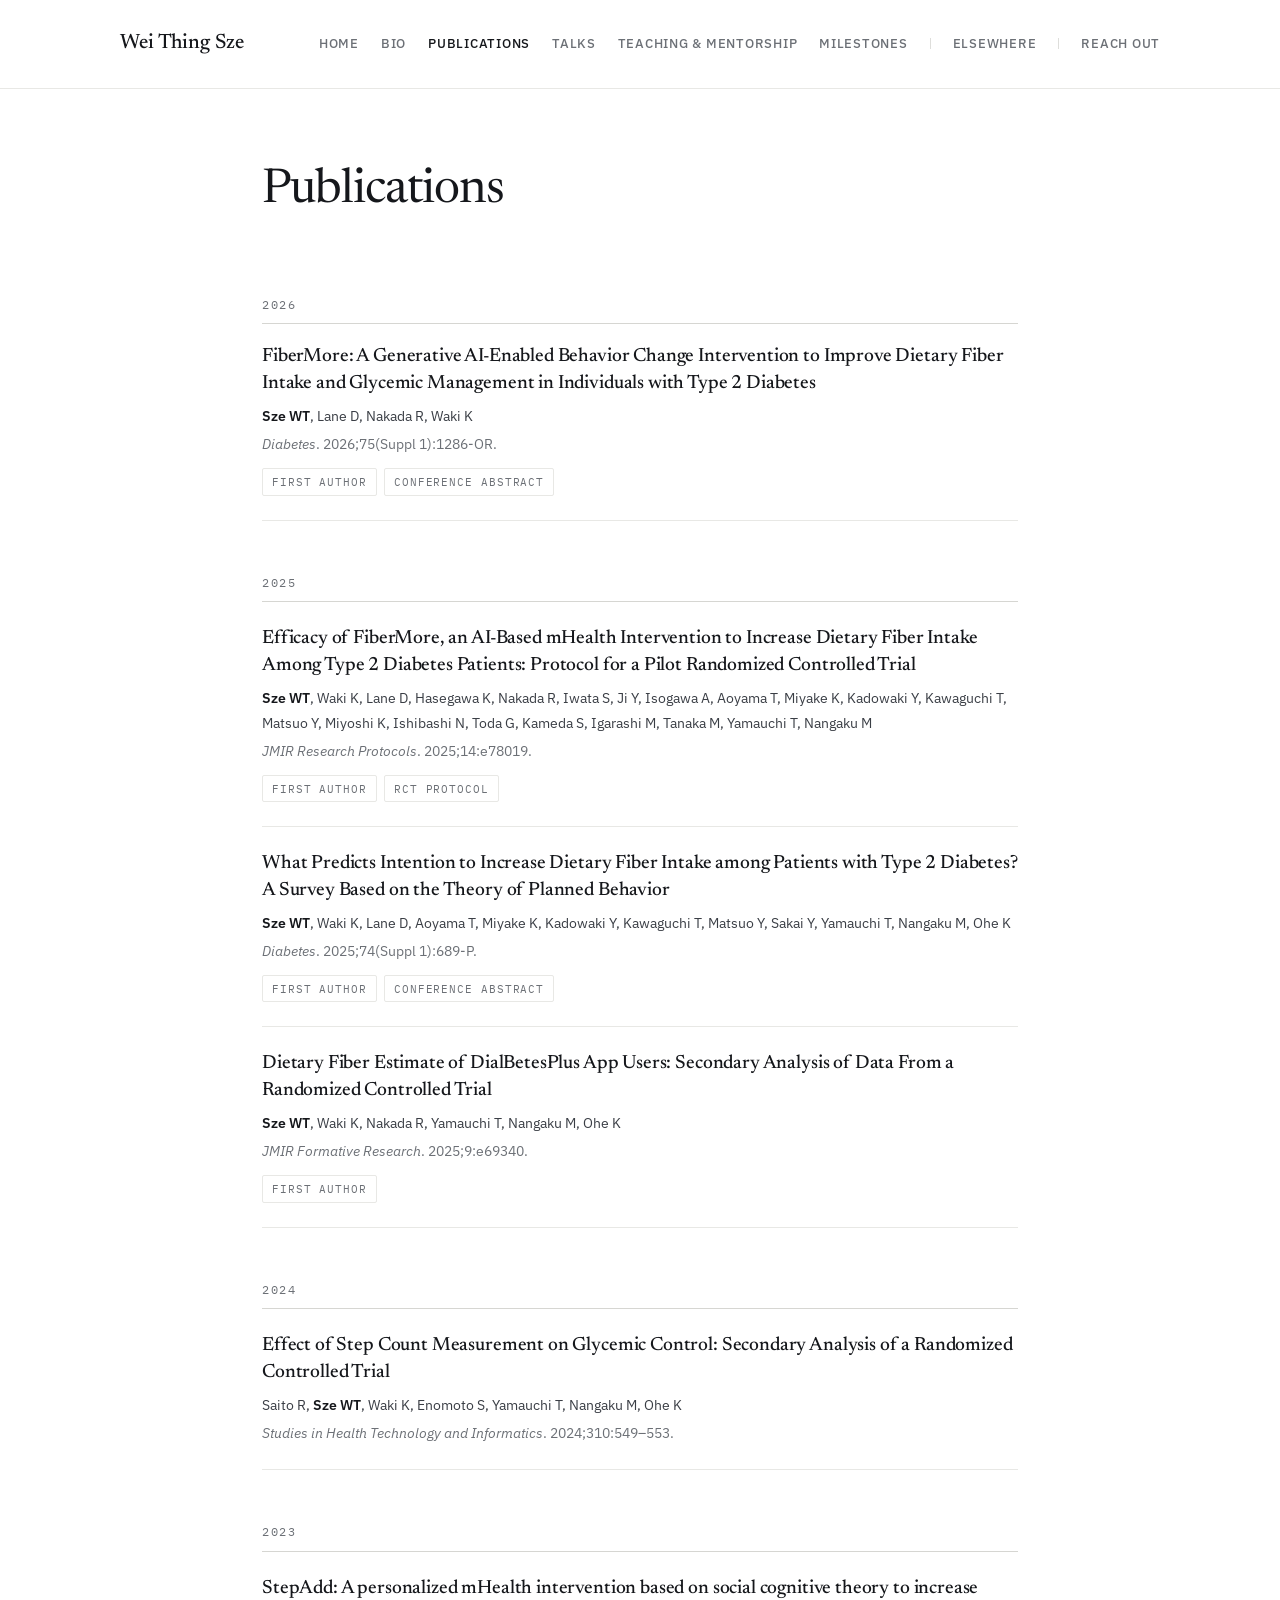
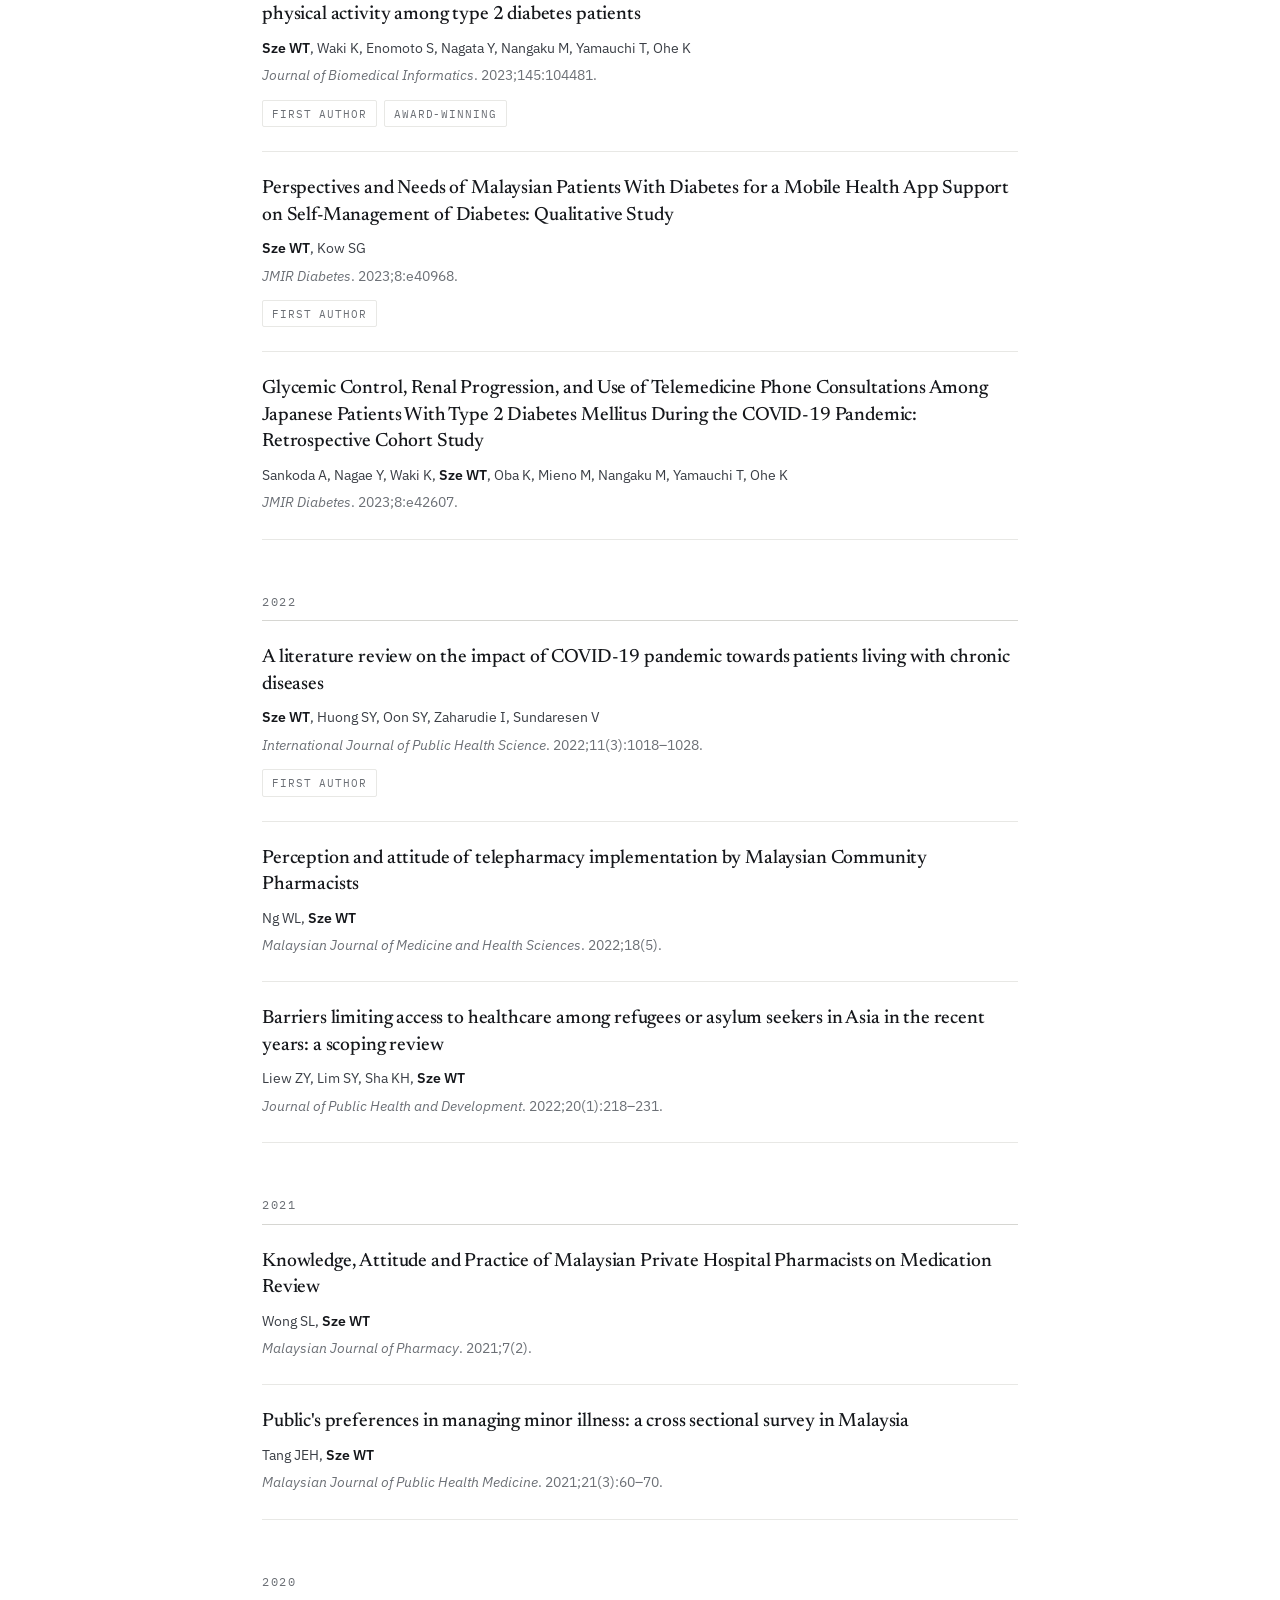
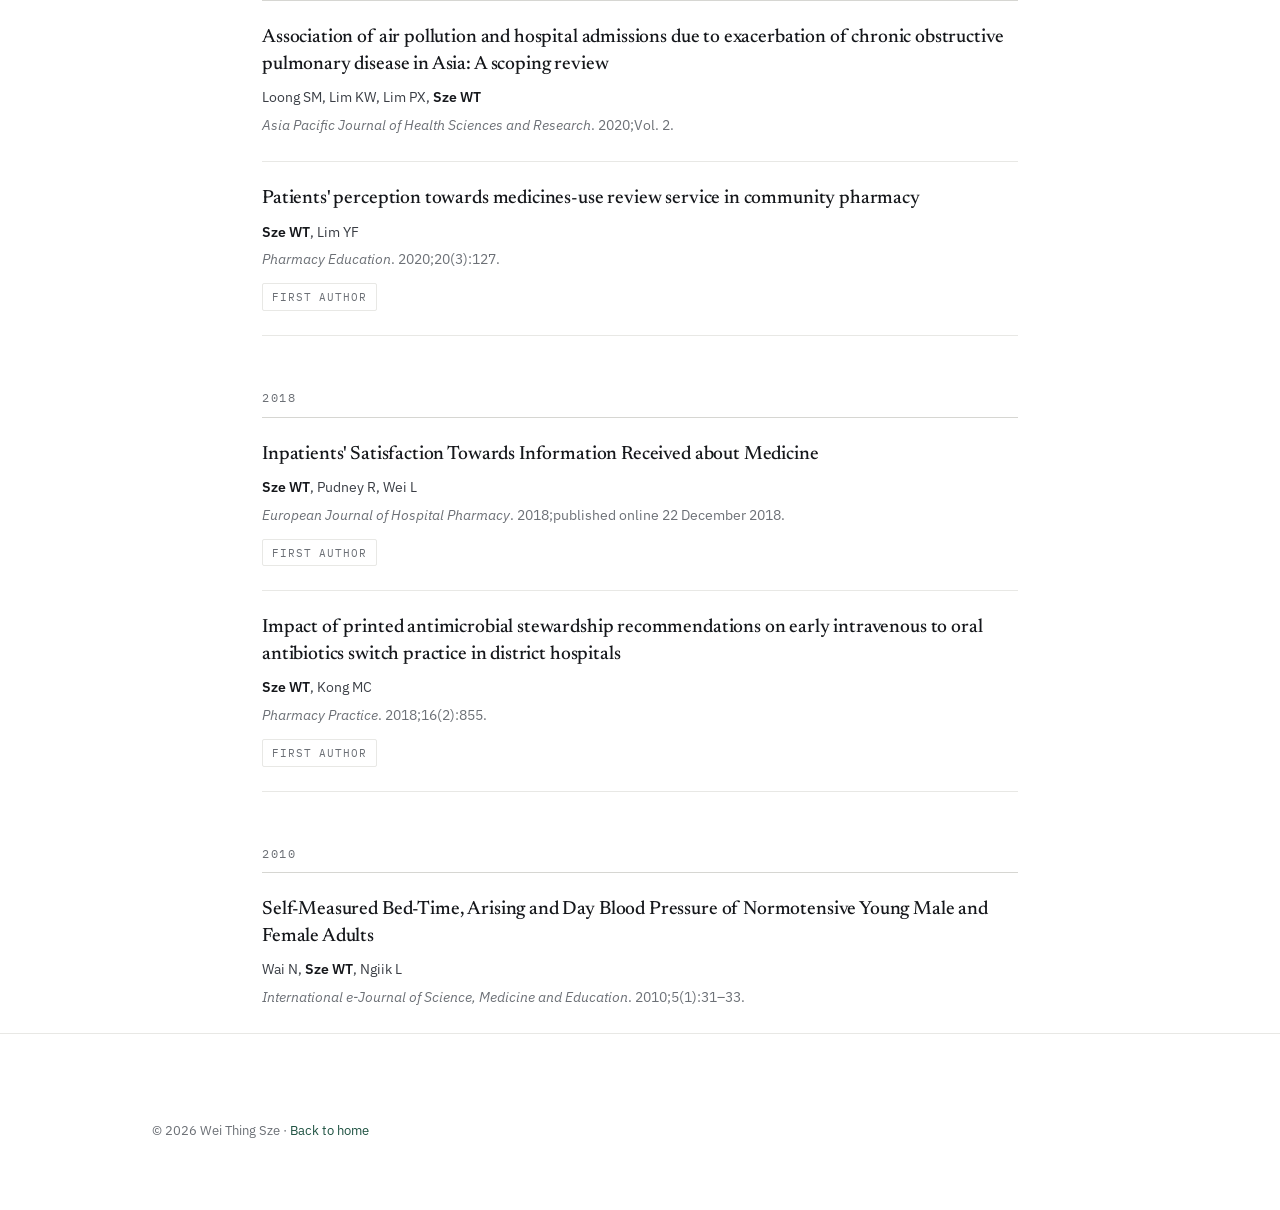
<file: publications.html>
<!DOCTYPE html>
<html lang="en">
<head>
<meta charset="UTF-8">
<meta name="viewport" content="width=device-width, initial-scale=1.0">
<link rel="preconnect" href="https://fonts.googleapis.com">
<link rel="preconnect" href="https://fonts.gstatic.com" crossorigin>
<link href="https://fonts.googleapis.com/css2?family=Newsreader:ital,opsz,wght@0,6..72,400;0,6..72,500;0,6..72,600;1,6..72,400&family=IBM+Plex+Sans:wght@400;500;600&family=IBM+Plex+Mono:wght@400;500&display=swap" rel="stylesheet">
<link rel="stylesheet" href="style.css">
<title>Publications — Wei Thing Sze, PhD</title>
<meta name="description" content="Peer-reviewed publications by Wei Thing Sze on digital health, lifestyle interventions, and diabetes self-management.">

<!-- Social preview: how this page looks when shared on LinkedIn, X, Slack, WhatsApp.
     IMPORTANT: replace weithingsze below with your real GitHub username. -->
<meta property="og:type" content="website">
<meta property="og:site_name" content="Wei Thing Sze, PhD">
<meta property="og:title" content="Publications — Wei Thing Sze, PhD">
<meta property="og:description" content="Peer-reviewed publications by Wei Thing Sze on digital health, lifestyle interventions, and diabetes self-management.">
<meta property="og:url" content="https://weithingsze.github.io/publications.html">
<meta property="og:image" content="https://weithingsze.github.io/preview.png">
<meta property="og:image:width" content="1200">
<meta property="og:image:height" content="630">
<meta property="og:image:alt" content="Wei Thing Sze, PhD — Assistant Professor, Interfaculty Initiative in Information Studies and Graduate School of Medicine, The University of Tokyo">
<meta name="twitter:card" content="summary_large_image">
<meta name="twitter:title" content="Publications — Wei Thing Sze, PhD">
<meta name="twitter:description" content="Peer-reviewed publications by Wei Thing Sze on digital health, lifestyle interventions, and diabetes self-management.">
<meta name="twitter:image" content="https://weithingsze.github.io/preview.png">
<link rel="canonical" href="https://weithingsze.github.io/publications.html">
</head>
<body data-page="publications.html">

<header>
  <div class="wrap header-inner">
    <a class="wordmark" href="index.html">Wei Thing Sze</a>
    <nav aria-label="Main">
      <a href="index.html">Home</a>
      <a href="bio.html">Bio</a>
      <a href="publications.html">Publications</a>
      <a href="talks.html">Talks</a>
      <a href="teaching.html">Teaching &amp; mentorship</a>
      <a href="awards.html">Milestones</a>
      <span class="nav-sep" aria-hidden="true"></span>
      <a href="cities.html">Elsewhere</a>
      <span class="nav-sep" aria-hidden="true"></span>
      <a href="index.html#contact">Reach out</a>
    </nav>
  </div>
</header>

<main class="wrap narrow">
  <div class="page-head">
    <h1>Publications</h1>
  </div>

  <div id="pub-list"></div>
</main>

<footer>
  <div class="wrap">
    <p class="small">&copy; 2026 Wei Thing Sze &middot; <a href="index.html">Back to home</a></p>
  </div>
</footer>
<script src="data.js"></script>
<script src="render.js"></script>
</body>
</html>
</file>
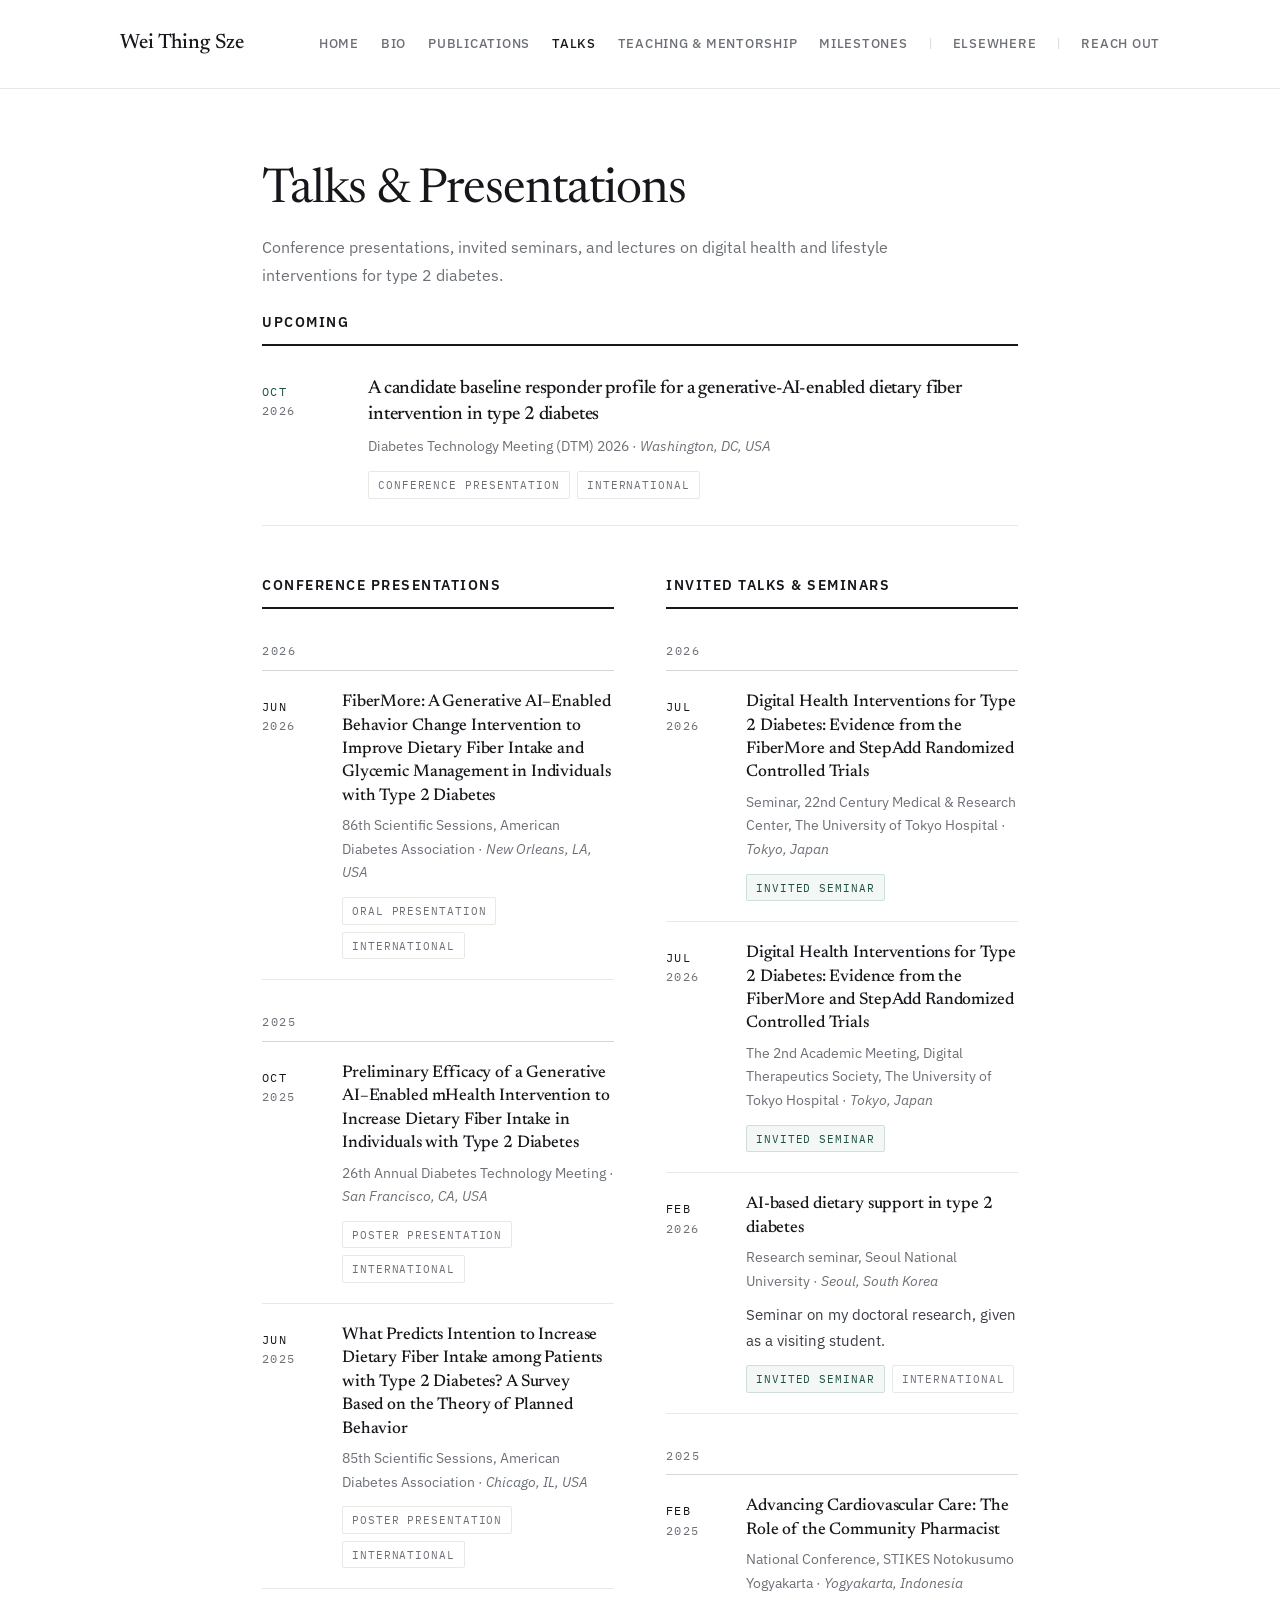
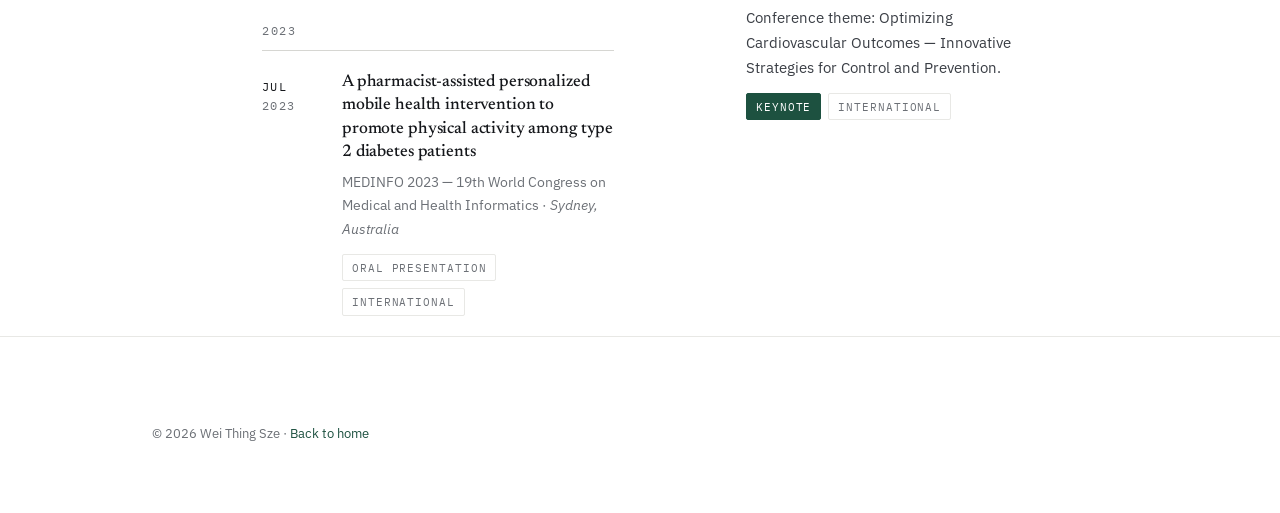
<file: talks.html>
<!DOCTYPE html>
<html lang="en">
<head>
<meta charset="UTF-8">
<meta name="viewport" content="width=device-width, initial-scale=1.0">
<link rel="preconnect" href="https://fonts.googleapis.com">
<link rel="preconnect" href="https://fonts.gstatic.com" crossorigin>
<link href="https://fonts.googleapis.com/css2?family=Newsreader:ital,opsz,wght@0,6..72,400;0,6..72,500;0,6..72,600;1,6..72,400&family=IBM+Plex+Sans:wght@400;500;600&family=IBM+Plex+Mono:wght@400;500&display=swap" rel="stylesheet">
<link rel="stylesheet" href="style.css">
<title>Talks — Wei Thing Sze, PhD</title>
<meta name="description" content="Invited talks, seminars, and conference presentations by Wei Thing Sze on digital health and lifestyle interventions.">

<!-- Social preview: how this page looks when shared on LinkedIn, X, Slack, WhatsApp.
     IMPORTANT: replace weithingsze below with your real GitHub username. -->
<meta property="og:type" content="website">
<meta property="og:site_name" content="Wei Thing Sze, PhD">
<meta property="og:title" content="Talks — Wei Thing Sze, PhD">
<meta property="og:description" content="Invited talks, seminars, and conference presentations by Wei Thing Sze on digital health and lifestyle interventions.">
<meta property="og:url" content="https://weithingsze.github.io/talks.html">
<meta property="og:image" content="https://weithingsze.github.io/preview.png">
<meta property="og:image:width" content="1200">
<meta property="og:image:height" content="630">
<meta property="og:image:alt" content="Wei Thing Sze, PhD — Assistant Professor, Interfaculty Initiative in Information Studies and Graduate School of Medicine, The University of Tokyo">
<meta name="twitter:card" content="summary_large_image">
<meta name="twitter:title" content="Talks — Wei Thing Sze, PhD">
<meta name="twitter:description" content="Invited talks, seminars, and conference presentations by Wei Thing Sze on digital health and lifestyle interventions.">
<meta name="twitter:image" content="https://weithingsze.github.io/preview.png">
<link rel="canonical" href="https://weithingsze.github.io/talks.html">
</head>
<body data-page="talks.html">

<header>
  <div class="wrap header-inner">
    <a class="wordmark" href="index.html">Wei Thing Sze</a>
    <nav aria-label="Main">
      <a href="index.html">Home</a>
      <a href="bio.html">Bio</a>
      <a href="publications.html">Publications</a>
      <a href="talks.html">Talks</a>
      <a href="teaching.html">Teaching &amp; mentorship</a>
      <a href="awards.html">Milestones</a>
      <span class="nav-sep" aria-hidden="true"></span>
      <a href="cities.html">Elsewhere</a>
      <span class="nav-sep" aria-hidden="true"></span>
      <a href="index.html#contact">Reach out</a>
    </nav>
  </div>
</header>

<main class="wrap narrow">
  <div class="page-head">
    <h1>Talks &amp; Presentations</h1>
    <p>Conference presentations, invited seminars, and lectures on digital health and lifestyle interventions for type 2 diabetes.</p>
  </div>

  <div id="talk-list"></div>
</main>

<footer>
  <div class="wrap">
    <p class="small">&copy; 2026 Wei Thing Sze &middot; <a href="index.html">Back to home</a></p>
  </div>
</footer>
<script src="data.js"></script>
<script src="render.js"></script>
</body>
</html>
</file>
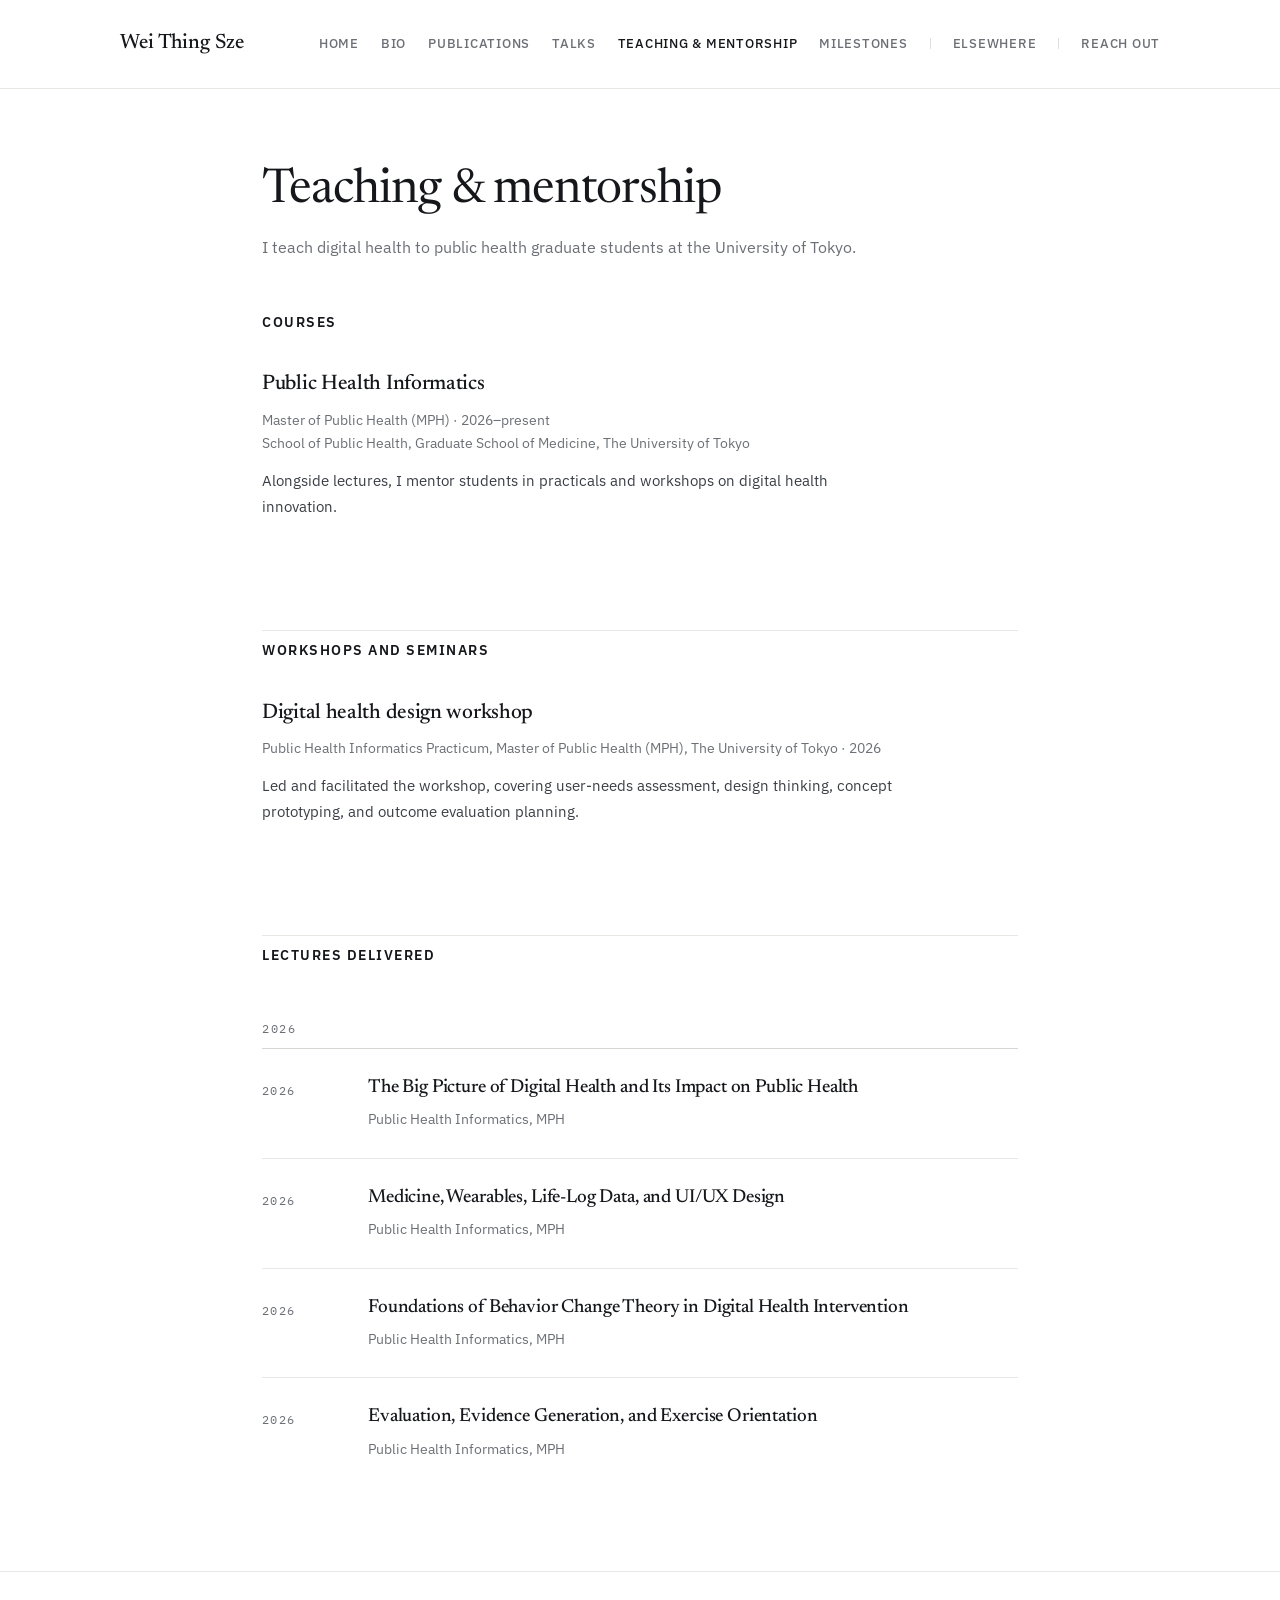
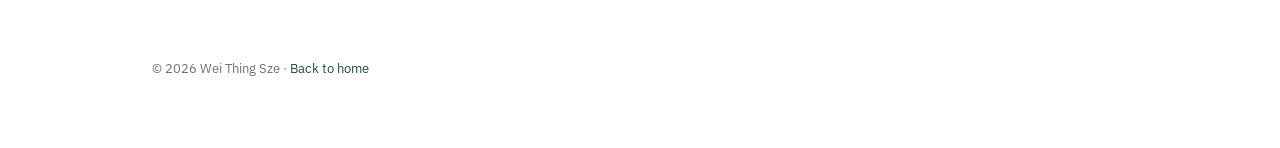
<file: teaching.html>
<!DOCTYPE html>
<html lang="en">
<head>
<meta charset="UTF-8">
<meta name="viewport" content="width=device-width, initial-scale=1.0">
<link rel="preconnect" href="https://fonts.googleapis.com">
<link rel="preconnect" href="https://fonts.gstatic.com" crossorigin>
<link href="https://fonts.googleapis.com/css2?family=Newsreader:ital,opsz,wght@0,6..72,400;0,6..72,500;0,6..72,600;1,6..72,400&family=IBM+Plex+Sans:wght@400;500;600&family=IBM+Plex+Mono:wght@400;500&display=swap" rel="stylesheet">
<link rel="stylesheet" href="style.css">
<title>Teaching &amp; mentorship — Wei Thing Sze, PhD</title>
<meta name="description" content="Courses and lectures delivered by Wei Thing Sze in the MPH program at The University of Tokyo.">

<!-- Social preview: how this page looks when shared on LinkedIn, X, Slack, WhatsApp.
     IMPORTANT: replace weithingsze below with your real GitHub username. -->
<meta property="og:type" content="website">
<meta property="og:site_name" content="Wei Thing Sze, PhD">
<meta property="og:title" content="Teaching &amp; mentorship — Wei Thing Sze, PhD">
<meta property="og:description" content="Courses and lectures delivered by Wei Thing Sze in the MPH program at The University of Tokyo.">
<meta property="og:url" content="https://weithingsze.github.io/teaching.html">
<meta property="og:image" content="https://weithingsze.github.io/preview.png">
<meta property="og:image:width" content="1200">
<meta property="og:image:height" content="630">
<meta property="og:image:alt" content="Wei Thing Sze, PhD — Assistant Professor, Interfaculty Initiative in Information Studies and Graduate School of Medicine, The University of Tokyo">
<meta name="twitter:card" content="summary_large_image">
<meta name="twitter:title" content="Teaching &amp; mentorship — Wei Thing Sze, PhD">
<meta name="twitter:description" content="Courses and lectures delivered by Wei Thing Sze in the MPH program at The University of Tokyo.">
<meta name="twitter:image" content="https://weithingsze.github.io/preview.png">
<link rel="canonical" href="https://weithingsze.github.io/teaching.html">
</head>
<body data-page="teaching.html">

<header>
  <div class="wrap header-inner">
    <a class="wordmark" href="index.html">Wei Thing Sze</a>
    <nav aria-label="Main">
      <a href="index.html">Home</a>
      <a href="bio.html">Bio</a>
      <a href="publications.html">Publications</a>
      <a href="talks.html">Talks</a>
      <a href="teaching.html">Teaching &amp; mentorship</a>
      <a href="awards.html">Milestones</a>
      <span class="nav-sep" aria-hidden="true"></span>
      <a href="cities.html">Elsewhere</a>
      <span class="nav-sep" aria-hidden="true"></span>
      <a href="index.html#contact">Reach out</a>
    </nav>
  </div>
</header>

<main class="wrap narrow">
  <div class="page-head">
    <h1>Teaching &amp; mentorship</h1>
    <p>I teach digital health to public health graduate students at the University of Tokyo.</p>
  </div>

  <section style="border-top:none;padding-top:40px">
    <p class="section-title">Courses</p>
    <div id="course-list"></div>
  </section>

  <section style="padding-top:8px">
    <p class="section-title">Workshops and seminars</p>
    <div id="workshop-list"></div>
  </section>

  <section style="padding-top:8px">
    <p class="section-title">Lectures delivered</p>
    <div id="lecture-list"></div>
  </section>
</main>

<footer>
  <div class="wrap">
    <p class="small">&copy; 2026 Wei Thing Sze &middot; <a href="index.html">Back to home</a></p>
  </div>
</footer>
<script src="data.js"></script>
<script src="render.js"></script>
</body>
</html>
</file>
<file: style.css>
/* ============================================================================
   Shared styles. Change a colour here and every page follows.
   The palette lives in :root directly below.
   ========================================================================== */

:root {
  /* Ground */
  --paper:      #FFFFFF;
  --surface:    #FCFCFB;   /* barely-there tint for cards */

  /* Ink */
  --ink:        #15171B;   /* headings */
  --body:       #3A3E45;   /* running text */
  --muted:      #6C7076;   /* secondary, labels — AA on white */

  /* Lines */
  --hairline:   #E8E8E5;
  --rule:       #D6D6D2;

  /* Accent — used sparingly: links, small labels, one detail per page */
  --accent:     #1D5140;
  --accent-lit: #2A7358;
  --accent-bg:  #F3F7F5;

  /* Map */
  --land:       #F2F2F0;
  --land-line:  #E0E0DC;
  --highlight:  #A8562F;
}

* { margin: 0; padding: 0; box-sizing: border-box; }

::selection { background: #E4EDE8; color: var(--ink); }

html { scroll-behavior: smooth; -webkit-text-size-adjust: 100%; }
@media (prefers-reduced-motion: reduce) {
  html { scroll-behavior: auto; }
  *, *::before, *::after { animation: none !important; transition: none !important; }
}

body {
  background: var(--paper);
  color: var(--body);
  font-family: 'IBM Plex Sans', -apple-system, BlinkMacSystemFont, sans-serif;
  font-size: 17px;
  line-height: 1.72;
  font-weight: 400;
  -webkit-font-smoothing: antialiased;
  -moz-osx-font-smoothing: grayscale;
}

.wrap { max-width: 1040px; margin: 0 auto; padding: 0 32px; }
.wrap.narrow { max-width: 820px; }

a { color: var(--accent); text-decoration: none; transition: color .15s ease; }
a:hover { color: var(--accent-lit); text-decoration: underline; text-underline-offset: 2px; }
a:focus-visible, button:focus-visible, [tabindex]:focus-visible {
  outline: 1.5px solid var(--accent);
  outline-offset: 3px;
  border-radius: 1px;
}

/* ── Header ───────────────────────────────────────────────────────────── */
header {
  border-bottom: 1px solid var(--hairline); background: rgba(255,255,255,.88);
  position: sticky; top: 0; z-index: 50;
  backdrop-filter: saturate(180%) blur(10px);
  -webkit-backdrop-filter: saturate(180%) blur(10px);
  transition: border-color .25s ease, box-shadow .25s ease;
}
header.scrolled { border-bottom-color: var(--rule); box-shadow: 0 1px 16px rgba(21,23,27,.055); }

/* Reveal on scroll */
.reveal { opacity: 0; transform: translateY(14px); }
.reveal.in { opacity: 1; transform: none;
             transition: opacity .62s cubic-bezier(.22,.61,.36,1),
                         transform .62s cubic-bezier(.22,.61,.36,1); }
.areas .card { transition: background .2s ease; }
@media (prefers-reduced-motion: reduce) {
  .reveal { opacity: 1 !important; transform: none !important; }
}
.header-inner {
  display: flex; align-items: baseline; justify-content: space-between;
  padding: 26px 0; flex-wrap: wrap; gap: 14px;
}
.wordmark {
  font-family: 'Newsreader', serif; font-weight: 500;
  font-size: 1.3rem; color: var(--ink); letter-spacing: -0.005em;
}
.wordmark:hover { color: var(--ink); text-decoration: none; opacity: .65; }

nav { display: flex; gap: 22px; flex-wrap: wrap; align-items: center; }
nav a {
  font-family: 'IBM Plex Sans', sans-serif;
  font-size: 0.84rem; font-weight: 500;
  letter-spacing: 0.055em; text-transform: uppercase;
  color: var(--muted);
}
nav a:hover { color: var(--ink); text-decoration: none; }
nav a[aria-current="page"] { color: var(--ink); }
.nav-sep { width: 1px; height: 11px; background: var(--rule); opacity: .8; }
@media (max-width: 700px) { .nav-sep { display: none; } }

/* ── Headings ─────────────────────────────────────────────────────────── */
.page-head { padding: 76px 0 10px; }
h1 {
  font-family: 'Newsreader', serif; font-weight: 400;
  font-size: clamp(2.1rem, 4.4vw, 3rem); line-height: 1.12;
  letter-spacing: -0.021em; color: var(--ink); margin-bottom: 14px;
}
h1 em { font-style: italic; color: var(--accent); }
.page-head p { color: var(--muted); max-width: 40em; font-size: 1.02rem; }
.page-lede { font-size: 1.02rem; color: var(--body); max-width: 40em; margin-top: 26px; }

.section-title {
  font-family: 'IBM Plex Sans', sans-serif; font-size: 0.86rem; font-weight: 600;
  letter-spacing: 0.11em; text-transform: uppercase; color: var(--ink);
  margin-bottom: 28px;
}
.year {
  font-family: 'IBM Plex Mono', monospace; font-size: 0.72rem;
  letter-spacing: 0.15em; color: var(--muted);
  margin: 52px 0 0; padding-bottom: 9px; border-bottom: 1px solid var(--rule);
}
section { padding: 84px 0; border-top: 1px solid var(--hairline); }
section:first-of-type { border-top: none; }

.talk-group {
  font-family: 'IBM Plex Sans', sans-serif; font-size: 0.86rem; font-weight: 600;
  letter-spacing: 0.11em; text-transform: uppercase; color: var(--ink);
  margin: 56px 0 4px; padding-bottom: 10px; border-bottom: 2px solid var(--ink);
}
.talk-group:first-child { margin-top: 12px; }

/* Conference vs invited, side by side */
.talk-cols { display: grid; grid-template-columns: 1fr 1fr; gap: 0 52px; align-items: start; }
.talk-col .talk-group { margin-top: 48px; }
.talk-col .year { margin-top: 32px; }
.talk-col .entry { grid-template-columns: 62px 1fr; gap: 18px; padding: 20px 0; }
.talk-col .entry h3 { font-size: 1.06rem; }
.talk-col .entry .venue { font-size: 0.86rem; }
.empty-col { font-size: 0.9rem; color: var(--muted); font-style: italic; padding: 20px 0; }
@media (max-width: 900px) {
  .talk-cols { grid-template-columns: 1fr; gap: 0; }
  .talk-col .entry { grid-template-columns: 78px 1fr; gap: 28px; }
}
.entry.is-upcoming .when .mo { color: var(--accent); }
.entry.is-upcoming h3 { color: var(--ink); }

/* ── Buttons ──────────────────────────────────────────────────────────── */
.btn-row { display: flex; gap: 12px; flex-wrap: wrap; }
.btn {
  display: inline-block; font-weight: 500; font-size: 0.9rem;
  letter-spacing: 0.01em; padding: 11px 24px; border-radius: 2px;
  border: 1px solid var(--accent); transition: all .16s ease;
}
.btn.primary { background: var(--accent); color: #fff; }
.btn.primary:hover { background: var(--ink); border-color: var(--ink); color: #fff; text-decoration: none; }
.btn.ghost { color: var(--accent); background: transparent; }
.btn.ghost:hover { background: var(--accent-bg); text-decoration: none; }

/* ── Chips ────────────────────────────────────────────────────────────── */
.chip, .tag {
  display: inline-block; font-family: 'IBM Plex Mono', monospace;
  font-size: 0.71rem; letter-spacing: 0.08em; text-transform: uppercase;
  color: var(--muted); background: transparent;
  border: 1px solid var(--hairline); border-radius: 2px; padding: 3px 9px;
}
.chip.invited { color: var(--accent); border-color: #CFE0D8; background: var(--accent-bg); }
.chip.keynote { color: #fff; background: var(--accent); border-color: var(--accent); }
.chip.intl    { color: var(--muted); }
.chips { margin-top: 12px; display: flex; gap: 7px; flex-wrap: wrap; align-items: center; }

/* ── Counters ─────────────────────────────────────────────────────────── */
.counters { display: flex; gap: 52px; margin: 34px 0 0; flex-wrap: wrap; }
.counter .n {
  font-family: 'Newsreader', serif; font-size: 2.4rem; font-weight: 300;
  line-height: 1; color: var(--ink); letter-spacing: -0.02em;
}
.counter .lbl {
  font-family: 'IBM Plex Mono', monospace; font-size: 0.71rem;
  letter-spacing: 0.15em; text-transform: uppercase; color: var(--muted);
  margin-top: 7px;
}

/* ── Editorial note box ───────────────────────────────────────────────── */
.edit-banner {
  background: var(--surface); border: 1px solid var(--hairline);
  border-left: 2px solid var(--rule);
  padding: 15px 20px; margin: 24px 0 0;
  font-size: 0.86rem; color: var(--muted);
}
.edit-banner code {
  font-family: 'IBM Plex Mono', monospace; font-size: 0.85em;
  color: var(--body); background: #F2F2F0; padding: 1px 5px; border-radius: 2px;
}

/* ── Publications ─────────────────────────────────────────────────────── */
.pub { padding: 24px 0; border-bottom: 1px solid var(--hairline); }
.pub:first-of-type { padding-top: 20px; }
.pub:last-of-type { border-bottom: none; }
.pub .title {
  font-family: 'Newsreader', serif; font-weight: 500;
  font-size: 1.2rem; line-height: 1.38; letter-spacing: -0.008em;
  color: var(--ink); margin-bottom: 7px;
}
.pub .title a { color: var(--ink); }
.pub .title a:hover { color: var(--accent); text-decoration: none; }
.pub .authors { font-size: 0.895rem; color: var(--body); margin-bottom: 3px; }
.pub .authors strong { font-weight: 600; color: var(--ink); }
.pub .venue { font-size: 0.875rem; color: var(--muted); }
.pub .venue em { font-style: italic; }

/* ── Dated entries (talks, lectures) ──────────────────────────────────── */
.entry {
  display: grid; grid-template-columns: 78px 1fr; gap: 28px;
  padding: 26px 0; border-bottom: 1px solid var(--hairline);
}
.entry:last-of-type { border-bottom: none; }
.entry .when {
  font-family: 'IBM Plex Mono', monospace; font-size: 0.75rem;
  letter-spacing: 0.11em; text-transform: uppercase; color: var(--muted);
  padding-top: 6px; line-height: 1.6;
}
.entry .when .mo { display: block; color: var(--ink); }
.entry h3 {
  font-family: 'Newsreader', serif; font-weight: 500;
  font-size: 1.18rem; line-height: 1.38; letter-spacing: -0.008em;
  color: var(--ink); margin-bottom: 6px;
}
.entry .venue { font-size: 0.9rem; color: var(--muted); }
.entry .venue .where { font-style: italic; }
.entry .desc { font-size: 0.92rem; margin-top: 9px; }

/* ── Awards ───────────────────────────────────────────────────────────── */
.honour {
  padding: 30px 0; border-bottom: 1px solid var(--hairline);
}
.honour:first-of-type { padding-top: 8px; }
.honour:last-of-type { border-bottom: none; }

.honour h3 {
  font-family: 'Newsreader', serif; font-weight: 500;
  font-size: 1.4rem; line-height: 1.25; letter-spacing: -0.014em;
  color: var(--ink); margin-bottom: 6px;
}
.honour-org { font-size: 0.9rem; color: var(--muted); margin-bottom: 12px; }
.honour-org .where { font-style: italic; }
.honour-blurb { font-size: 0.945rem; max-width: 40em; }

.awarded-for {
  margin-top: 16px; padding: 14px 18px; background: var(--surface);
  border: 1px solid var(--hairline); border-left: 2px solid var(--accent);
  max-width: 40em;
}
.awarded-lbl {
  font-family: 'IBM Plex Mono', monospace; font-size: 0.7rem;
  letter-spacing: 0.15em; text-transform: uppercase; color: var(--muted);
}
.awarded-title {
  font-family: 'Newsreader', serif; font-size: 1rem; font-weight: 500;
  line-height: 1.4; margin-top: 5px; color: var(--ink);
}
.awarded-title a { color: var(--ink); }
.awarded-title a:hover { color: var(--accent); text-decoration: none; }
.awarded-venue { font-size: 0.82rem; color: var(--muted); margin-top: 3px; }

/* ── Cards ────────────────────────────────────────────────────────────── */
.card {
  background: var(--paper); border: 1px solid var(--hairline);
  border-radius: 2px; padding: 28px;
}
.areas { display: grid; grid-template-columns: repeat(3, 1fr); gap: 1px;
         background: var(--hairline); border: 1px solid var(--hairline); }
.areas .card { border: none; border-radius: 0; background: var(--paper);
                transition: background .2s ease; padding: 26px 24px; display: flex; align-items: center; min-height: 96px; }
.areas .card:hover { background: var(--surface); }
.areas .card:hover h3 { color: var(--accent); }
.area h3 {
  font-family: 'Newsreader', serif; font-weight: 500;
  font-size: 1.2rem; line-height: 1.35; letter-spacing: -0.012em; color: var(--ink);
}
.area p { font-size: 0.925rem; color: var(--muted); }

/* ── Listings (courses, community) ────────────────────────────────────── */
.listing { padding: 26px 0; border-bottom: 1px solid var(--hairline); }
.listing:first-of-type { padding-top: 4px; }
.listing:last-of-type { border-bottom: none; }
.listing h3 {
  font-family: 'Newsreader', serif; font-weight: 500; font-size: 1.32rem;
  letter-spacing: -0.014em; color: var(--ink); margin-bottom: 6px;
}
.listing h3 a { color: var(--ink); }
.listing h3 a:hover { color: var(--accent); text-decoration: none; }
.listing-meta { font-size: 0.86rem; color: var(--muted); margin-bottom: 12px; }
.listing-body { font-size: 0.945rem; max-width: 42em; }

/* ── Education & Languages ────────────────────────────────────────────── */
.two-col { display: grid; grid-template-columns: 1.7fr 1fr; gap: 60px; align-items: start; }

.edu-list, .lang-list, .link-list { list-style: none; padding: 0; }
.edu-item { padding: 16px 0; border-bottom: 1px solid var(--hairline); }
.edu-item:last-child { border-bottom: none; }
.edu-years {
  font-family: 'IBM Plex Mono', monospace; font-size: 0.74rem;
  color: var(--muted); letter-spacing: 0.08em;
}
.edu-item strong {
  display: block; font-family: 'Newsreader', serif; font-size: 1.08rem;
  font-weight: 500; color: var(--ink); letter-spacing: -0.008em; margin-bottom: 2px;
}
.edu-inst { display: block; font-size: 0.87rem; color: var(--muted); }

.lang-item {
  display: flex; justify-content: space-between; align-items: baseline; gap: 16px;
  padding: 11px 0; border-bottom: 1px solid var(--hairline);
}
.lang-item:last-child { border-bottom: none; }
.lang-name { font-family: 'Newsreader', serif; font-size: 1.02rem; font-weight: 500; color: var(--ink); }
.lang-level {
  font-family: 'IBM Plex Mono', monospace; font-size: 0.71rem;
  letter-spacing: 0.1em; text-transform: uppercase; color: var(--muted); text-align: right;
}

.link-list li { margin-bottom: 6px; }

/* ── Convening & supervision ──────────────────────────────────────────── */
.svc-list { list-style: none; padding: 0; max-width: 46em; }
.svc-item { display: grid; grid-template-columns: 200px 1fr; gap: 24px;
            padding: 15px 0; border-bottom: 1px solid var(--hairline); }
.svc-item:last-child { border-bottom: none; }
.svc-title { font-family: 'Newsreader', serif; font-size: 1.06rem; font-weight: 500;
             color: var(--ink); letter-spacing: -0.008em; }
.svc-detail { font-size: 0.92rem; color: var(--muted); }
@media (max-width: 620px) { .svc-item { grid-template-columns: 1fr; gap: 3px; } }

/* ── Footer ───────────────────────────────────────────────────────────── */
footer { border-top: 1px solid var(--hairline); padding: 52px 0 68px; }
footer .small { font-size: 0.8rem; color: var(--muted); margin-top: 34px; }

/* ── Mobile ───────────────────────────────────────────────────────────── */
/* .wrap owns the side gutters. Anything that also sets `padding` shorthand
   would wipe them out, so vertical spacing is always set with
   padding-top / padding-bottom, never the shorthand. */
html, body { overflow-x: hidden; }
img, svg { max-width: 100%; }

@media (max-width: 700px) {
  body { font-size: 16.5px; line-height: 1.7; }
  .wrap { padding: 0 26px; }

  /* Nav becomes a single swipeable strip rather than wrapping into a block */
  .header-inner { flex-direction: column; align-items: flex-start; gap: 10px; padding: 18px 0 0; }
  nav {
    flex-wrap: nowrap; overflow-x: auto; width: 100%;
    margin: 0 -26px; padding: 4px 26px 14px;
    -webkit-overflow-scrolling: touch; scrollbar-width: none;
    gap: 18px;
  }
  nav::-webkit-scrollbar { display: none; }
  nav a { white-space: nowrap; padding: 5px 0; font-size: 0.85rem; }
  .nav-sep { display: none; }
  .wordmark { font-size: 1.18rem; }

  /* Headings and rhythm */
  h1 { font-size: clamp(1.85rem, 8vw, 2.3rem); letter-spacing: -0.018em; }
  .page-head { padding: 40px 0 6px; }
  section { padding: 44px 0; }
  .section-title { font-size: 0.78rem; letter-spacing: 0.1em; margin-bottom: 20px; }

  /* Hero */
  .hero { padding-top: 36px !important; padding-bottom: 8px !important; gap: 34px !important; }
  .hero h1 { font-size: clamp(2rem, 8.5vw, 2.5rem); }
  .hero p.lede { font-size: 1rem; }
  .portrait { width: 86px; height: 86px; margin-bottom: 20px; }

  /* Counters and cards */
  .counters { gap: 26px; margin-top: 24px; }
  .counter .n { font-size: 1.9rem; }
  .card { padding: 20px; }
  .areas .card { min-height: 0; padding: 20px; }
  .area h3 { font-size: 1.1rem; }

  /* Entries stay readable rather than squeezing into two columns */
  .pub { padding: 20px 0; }
  .pub .title, .entry h3, .honour h3 { font-size: 1.08rem; }
  .honour h3 { font-size: 1.2rem; }
  .awarded-for { padding: 12px 14px; }

  /* Comfortable tap targets */
  .btn { padding: 13px 22px; }
  .copy-btn { padding: 9px 16px; }
  .msg-box button { width: 100%; padding: 14px 20px; }
  .facts-list li, .svc-item, .lang-item, .edu-item { padding: 13px 0; }
  .facts-list .k { min-width: 0; }
  .facts-list li { flex-direction: column; gap: 3px; }

  /* Map: swipeable, with room to breathe */
  .map-card { margin: 20px -26px 8px; padding: 10px 0; border-left: none; border-right: none; }
  svg.map { min-width: 860px; }
  .map-hint { padding: 0 26px; }

  .chip, .tag { font-size: 0.73rem; }
  .counter .lbl { font-size: 0.73rem; }
  .lang-level { font-size: 0.73rem; }
  .map-hint { font-size: 0.8rem; }
  .msg-note { font-size: 0.82rem; }

  footer { padding: 40px 0 56px; }
}

@media (max-width: 420px) {
  .wrap { padding: 0 22px; }
  nav { margin: 0 -22px; padding: 4px 22px 14px; }
  .map-card { margin-left: -22px; margin-right: -22px; }
  .map-hint { padding: 0 22px; }
}

/* ── Responsive ───────────────────────────────────────────────────────── */
@media (max-width: 860px) {
  .wrap { padding: 0 24px; }
  .areas { grid-template-columns: 1fr; }
  .two-col { grid-template-columns: 1fr; gap: 42px; }
  nav { gap: 16px; }
  .counters { gap: 32px; }
  .page-head { padding: 54px 0 8px; }
  section { padding: 52px 0; }
}
@media (max-width: 620px) {
  .entry, .honour { grid-template-columns: 1fr; gap: 8px; }
  .entry .when,   .entry .when .mo { display: inline; }
  }
</file>
